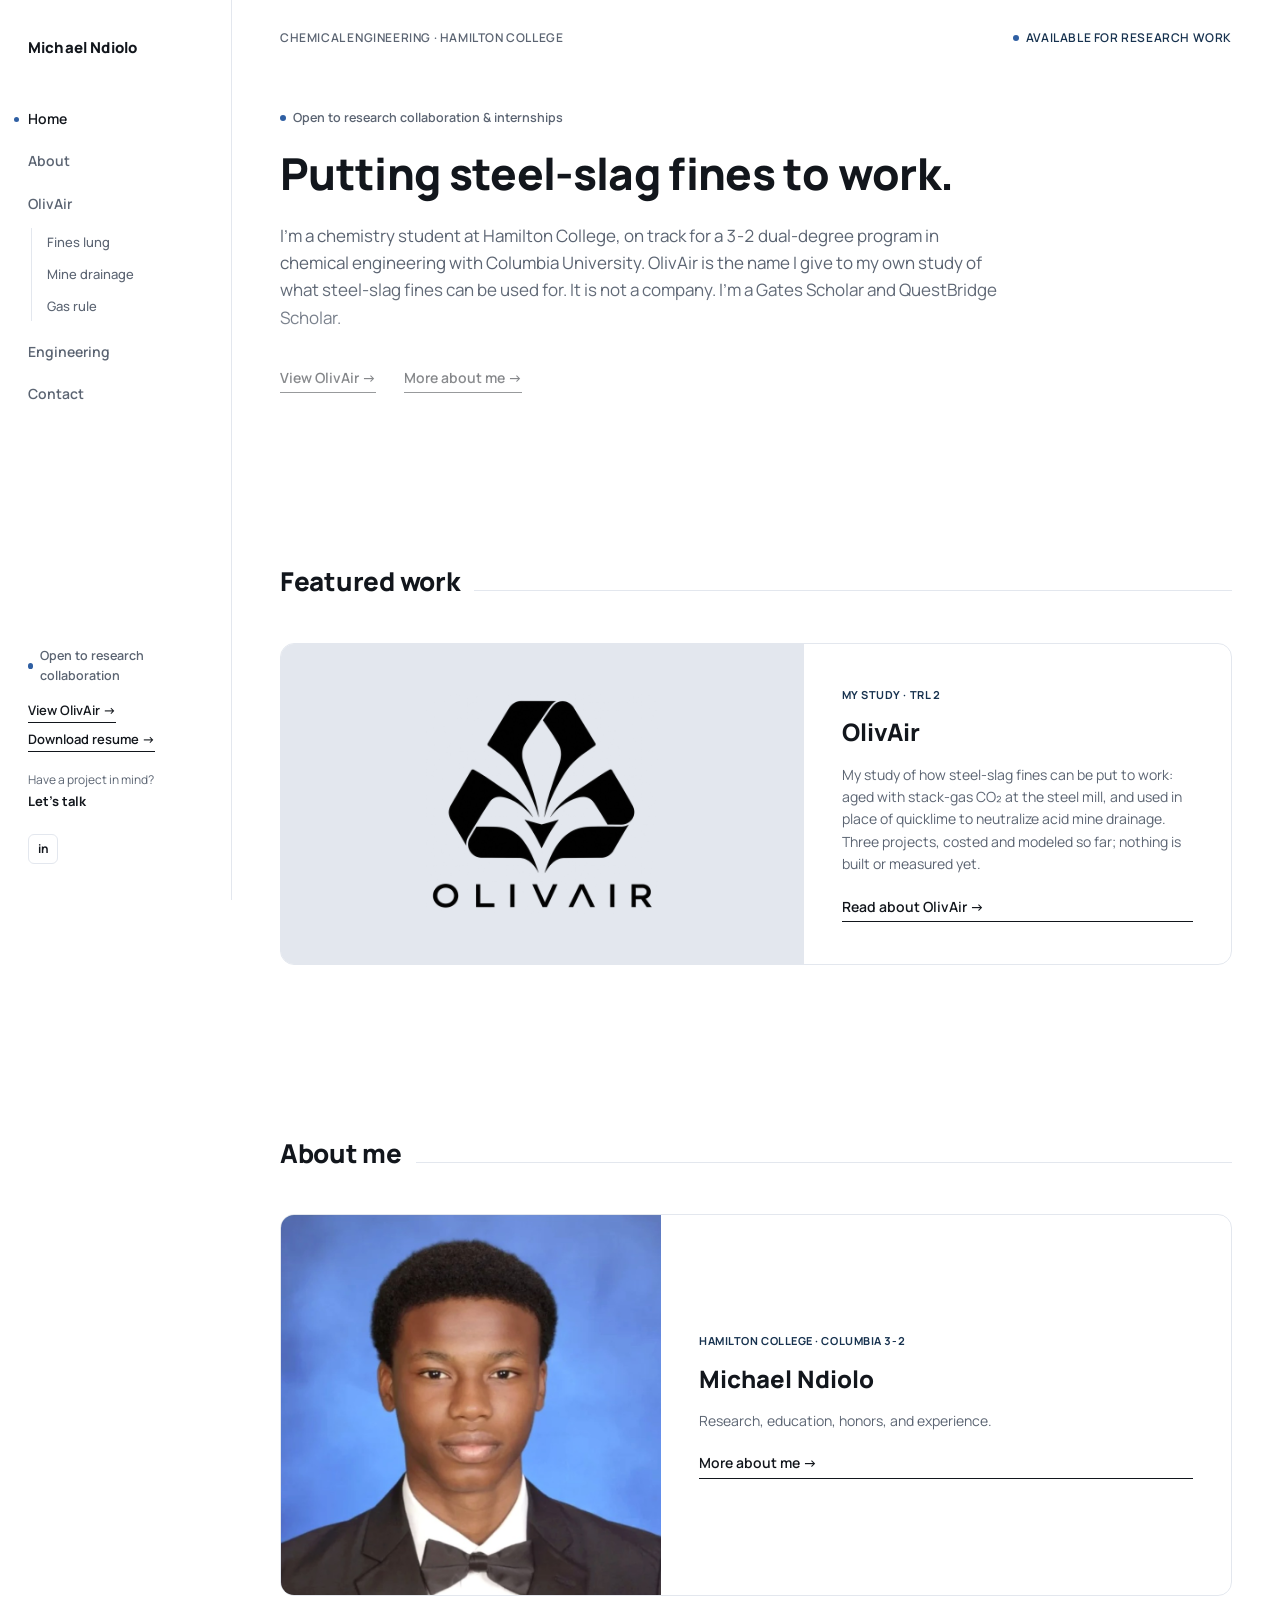
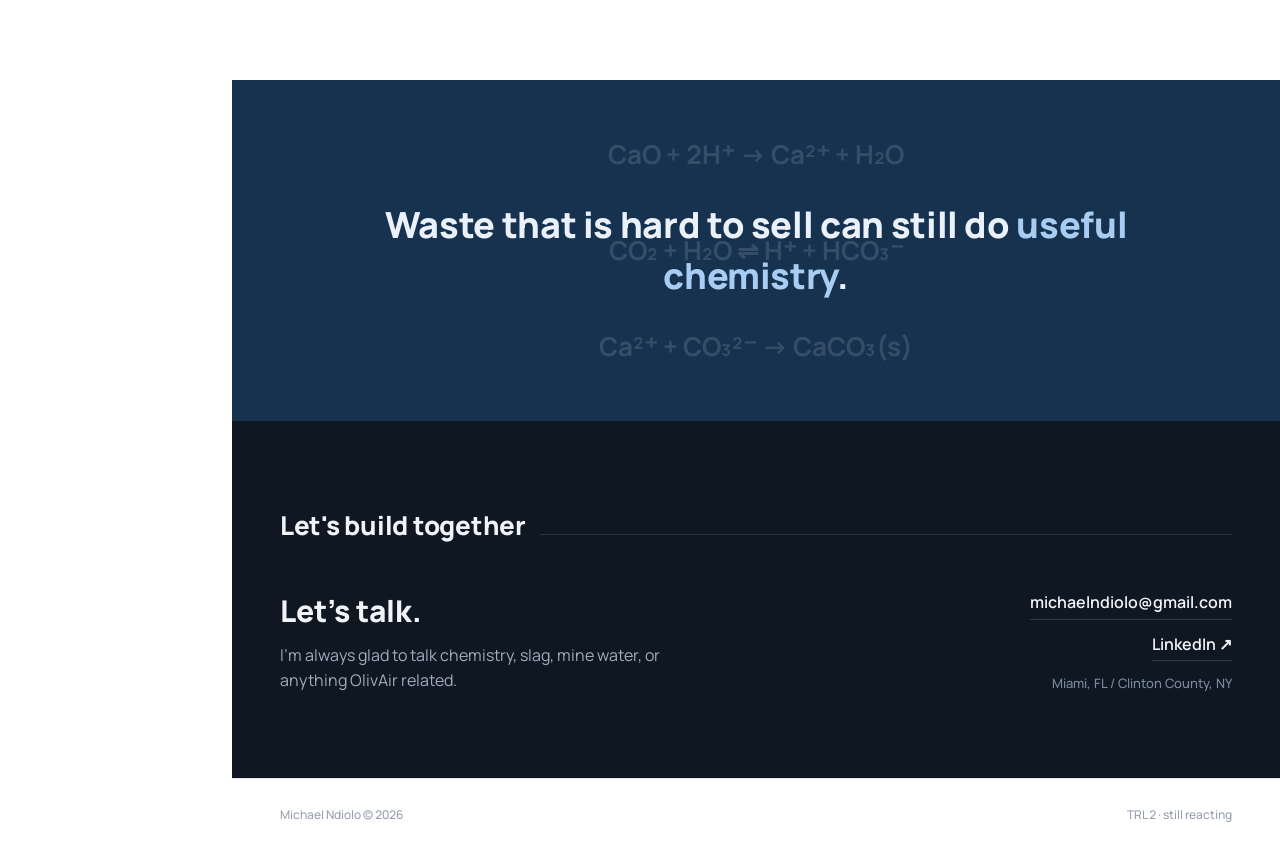
<file: index.html>
<!DOCTYPE html>
<html lang="en">
<head>
<meta charset="UTF-8">
<meta name="viewport" content="width=device-width, initial-scale=1.0">
<title>Michael Ndiolo</title>
<meta name="description" content="Michael Ndiolo — Chemical engineering student at Hamilton College, developing OlivAir, an independent steel-slag research project.">
<link rel="icon" type="image/png" sizes="32x32" href="assets/favicon-32.png">
<link rel="icon" type="image/png" sizes="16x16" href="assets/favicon-16.png">
<link rel="apple-touch-icon" href="assets/favicon-180.png">
<meta property="og:type" content="website">
<meta property="og:title" content="Michael Ndiolo">
<meta property="og:description" content="Michael Ndiolo — Chemical engineering student at Hamilton College, developing OlivAir, an independent steel-slag research project.">
<meta property="og:image" content="assets/olivair-logo.png">
<meta name="twitter:card" content="summary">
<meta name="twitter:title" content="Michael Ndiolo">
<meta name="twitter:description" content="Michael Ndiolo — Chemical engineering student at Hamilton College, developing OlivAir, an independent steel-slag research project.">
<meta name="twitter:image" content="assets/olivair-logo.png">
<link rel="preconnect" href="https://fonts.googleapis.com">
<link rel="preconnect" href="https://fonts.gstatic.com" crossorigin>
<link href="https://fonts.googleapis.com/css2?family=Manrope:wght@400;500;600;700;800&display=swap" rel="stylesheet">
<link rel="stylesheet" href="style.css?v=20261126e">
<script data-goatcounter="https://michaelndiolo.goatcounter.com/count" async src="//gc.zgo.at/count.js"></script>
</head>
<body class="">

<aside class="sidebar">
  <div class="name"><a href="index.html">Michael Ndiolo</a></div>
  <nav id="sidenav">
<a class="active" href="index.html">Home<i class="nav-dot" aria-hidden="true"></i></a>
<a class="" href="about.html">About</a>
<a class="" href="olivair.html">OlivAir</a>
<div class="subnav"><a class="" href="fines-lung.html">Fines lung</a><a class="" href="mine-drainage.html">Mine drainage</a><a class="" href="gas-rule.html">Gas rule</a></div>
<a class="" href="engineering.html">Engineering</a>
<a class="" href="contact.html">Contact</a>
  </nav>
  <div class="sidebar-bottom">
    <div class="status-pill"><span class="dot"></span>Open to research collaboration</div>
    <a class="sidebar-link" href="olivair.html">View OlivAir &rarr;</a>
    <a class="sidebar-link" href="assets/michael-ndiolo-resume.pdf" target="_blank" rel="noopener">Download resume &rarr;</a>
    <div class="sidebar-cta">Have a project in mind?<strong>Let's talk</strong></div>
    <a class="social" href="https://www.linkedin.com/in/michael-ndiolo-245876327" target="_blank" rel="noopener" aria-label="LinkedIn">in</a>
  </div>
</aside>
<!--rx--><script>
(function(){
  var doc=document,w=doc.querySelector('.subnav-wrap'),nav=doc.getElementById('sidenav');
  var reduce=window.matchMedia&&matchMedia('(prefers-reduced-motion: reduce)').matches;
  function get(k){try{return sessionStorage.getItem(k);}catch(e){return null;}}
  function set(k,v){try{sessionStorage.setItem(k,v);}catch(e){}}
  var dot=nav&&nav.querySelector('.nav-dot');
  function center(el){var r=el.getBoundingClientRect();return {x:r.left+r.width/2,y:r.top+r.height/2};}
  function saveDot(){ if(dot){var c=center(dot); set('rxDot',c.x.toFixed(1)+','+c.y.toFixed(1)); set('rxOpen',w&&w.classList.contains('open')?'1':'0');} }
  if(w&&nav&&!reduce){
    var target=w.classList.contains('open'),prev=get('rxOpen');
    if(prev!==null&&(prev==='1')!==target){
      w.style.transition='none'; w.classList.toggle('open',prev==='1'); void w.offsetHeight; w.style.transition='';
      requestAnimationFrame(function(){requestAnimationFrame(function(){w.classList.toggle('open',target);});});
    }
  }
  if(dot&&!reduce){
    var pd=get('rxDot');
    if(pd){
      var a=pd.split(','),c=center(dot),dx=parseFloat(a[0])-c.x,dy=parseFloat(a[1])-c.y;
      if(isFinite(dx)&&isFinite(dy)&&(Math.abs(dx)>.5||Math.abs(dy)>.5)){
        dot.style.transition='none'; dot.style.transform='translate('+dx+'px,'+dy+'px)'; void dot.offsetHeight; dot.style.transition='';
        requestAnimationFrame(function(){requestAnimationFrame(function(){dot.style.transform='';});});
      }
    }
  }
  window.addEventListener('pagehide',saveDot);
  doc.addEventListener('click',function(e){
    var a=e.target.closest&&e.target.closest('a[href]'); if(!a||e.defaultPrevented||e.button||e.metaKey||e.ctrlKey||e.shiftKey||e.altKey) return;
    if(a.target&&a.target!=='_self') return; if(a.hasAttribute('download')) return;
    var u; try{u=new URL(a.href,location.href);}catch(x){return;}
    if(u.origin!==location.origin||!/\.html?$|\/$/.test(u.pathname)) return;
    if(u.pathname===location.pathname&&u.search===location.search) return;
    saveDot(); if(reduce) return;
    var m=doc.querySelector('.main'); if(!m) return;
    e.preventDefault(); m.classList.add('page-out');
    setTimeout(function(){location.href=a.href;},190);
  });
  window.addEventListener('pageshow',function(e){ if(e.persisted){var m=doc.querySelector('.main'); if(m) m.classList.remove('page-out');} });
})();
</script><!--/rx-->
<div class="main">
  <div class="top-row">
    <details class="mnav"><summary>Menu</summary><div class="mnav-list"><a class="active" href="index.html">Home</a><a class="" href="about.html">About</a><a class="" href="olivair.html">OlivAir</a><a class=" sub" href="fines-lung.html">Fines lung</a><a class=" sub" href="mine-drainage.html">Mine drainage</a><a class=" sub" href="gas-rule.html">Gas rule</a><a class="" href="engineering.html">Engineering</a><a class="" href="contact.html">Contact</a></div></details>
    <span>Chemical Engineering &middot; Hamilton College</span>
    <span class="status"><span class="dot"></span>Available for research work</span>
  </div>

  
<header class="hero reveal">
  <div class="status-pill" style="margin-bottom:20px"><span class="dot"></span>Open to research collaboration &amp; internships</div>
  <h1>Putting steel-slag fines to work.</h1>
  <p class="lead">I'm a chemistry student at Hamilton College, on track for a 3-2 dual-degree program in chemical engineering with Columbia University. OlivAir is the name I give to my own study of what steel-slag fines can be used for. It is not a company. I'm a Gates Scholar and QuestBridge Scholar.</p>
  <div class="hero-cta">
    <a class="link-btn magnet" href="olivair.html">View OlivAir &rarr;</a>
    <a class="link-btn magnet" href="about.html">More about me &rarr;</a>
  </div>
</header>


  
<section id="featured">
  <div class="wrap">
    <div class="sec-head reveal"><span class="sec-title">Featured work</span><span class="sec-line"></span></div>
    <a href="olivair.html" style="display:block">
      <div class="featured-card reveal">
        <div class="featured-visual">
          <img src="assets/olivair-logo.png" alt="OlivAir logo">
        </div>
        <div class="featured-body">
          <div class="k">My study &middot; TRL 2</div>
          <h3>OlivAir</h3>
          <p>My study of how steel-slag fines can be put to work: aged with stack-gas CO&#8322; at the steel mill, and used in place of quicklime to neutralize acid mine drainage. Three projects, costed and modeled so far; nothing is built or measured yet.</p>
          <span class="link-btn">Read about OlivAir &rarr;</span>
        </div>
      </div>
    </a>
  </div>
</section>

<section id="about-card">
  <div class="wrap">
    <div class="sec-head reveal"><span class="sec-title">About me</span><span class="sec-line"></span></div>
    <a href="about.html" style="display:block">
      <div class="featured-card person reveal">
        <div class="featured-visual" style="padding:0">
          <img src="assets/headshot.jpg" alt="Michael Ndiolo">
        </div>
        <div class="featured-body">
          <div class="k">Hamilton College &middot; Columbia 3-2</div>
          <h3>Michael Ndiolo</h3>
          <p>Research, education, honors, and experience.</p>
          <span class="link-btn">More about me &rarr;</span>
        </div>
      </div>
    </a>
  </div>
</section>

<div class="statement reveal">
  <div class="eq-bg">
    <span>CaO&nbsp;+&nbsp;2H&#8314;&nbsp;&rarr;&nbsp;Ca&sup2;&#8314;&nbsp;+&nbsp;H&#8322;O</span>
    <span>CO&#8322;&nbsp;+&nbsp;H&#8322;O&nbsp;&#8652;&nbsp;H&#8314;&nbsp;+&nbsp;HCO&#8323;&#8315;</span>
    <span>Ca&sup2;&#8314;&nbsp;+&nbsp;CO&#8323;&sup2;&#8315;&nbsp;&rarr;&nbsp;CaCO&#8323;(s)</span>
  </div>
  <p>Waste that is hard to sell can still do <span class="hi">useful chemistry</span>.</p>
</div>


  <section id="contact">
    <div class="wrap" style="max-width:100%">
      <div class="sec-head reveal"><span class="sec-title">Let's build together</span><span class="sec-line"></span></div>
      <div class="contact-inner reveal">
        <div>
          <h2>Let's talk.</h2>
          <p style="color:#9fadbd;max-width:380px;margin-top:8px">I'm always glad to talk chemistry, slag, mine water, or anything OlivAir related.</p>
        </div>
        <div class="contact-links">
          <a href="mailto:michaelndiolo@gmail.com">michaelndiolo@gmail.com</a>
          <a href="https://www.linkedin.com/in/michael-ndiolo-245876327" target="_blank" rel="noopener">LinkedIn &#8599;</a>
          <span style="font-size:13px;color:#7c8b9c;font-weight:500">Miami, FL / Clinton County, NY</span>
        </div>
      </div>
    </div>
  </section>

  <footer>
    <span>Michael Ndiolo &copy; 2026</span>
    <span>TRL 2 &middot; still reacting</span>
  </footer>
</div>

<script src="script.js"></script>

</body>
</html>
</file>
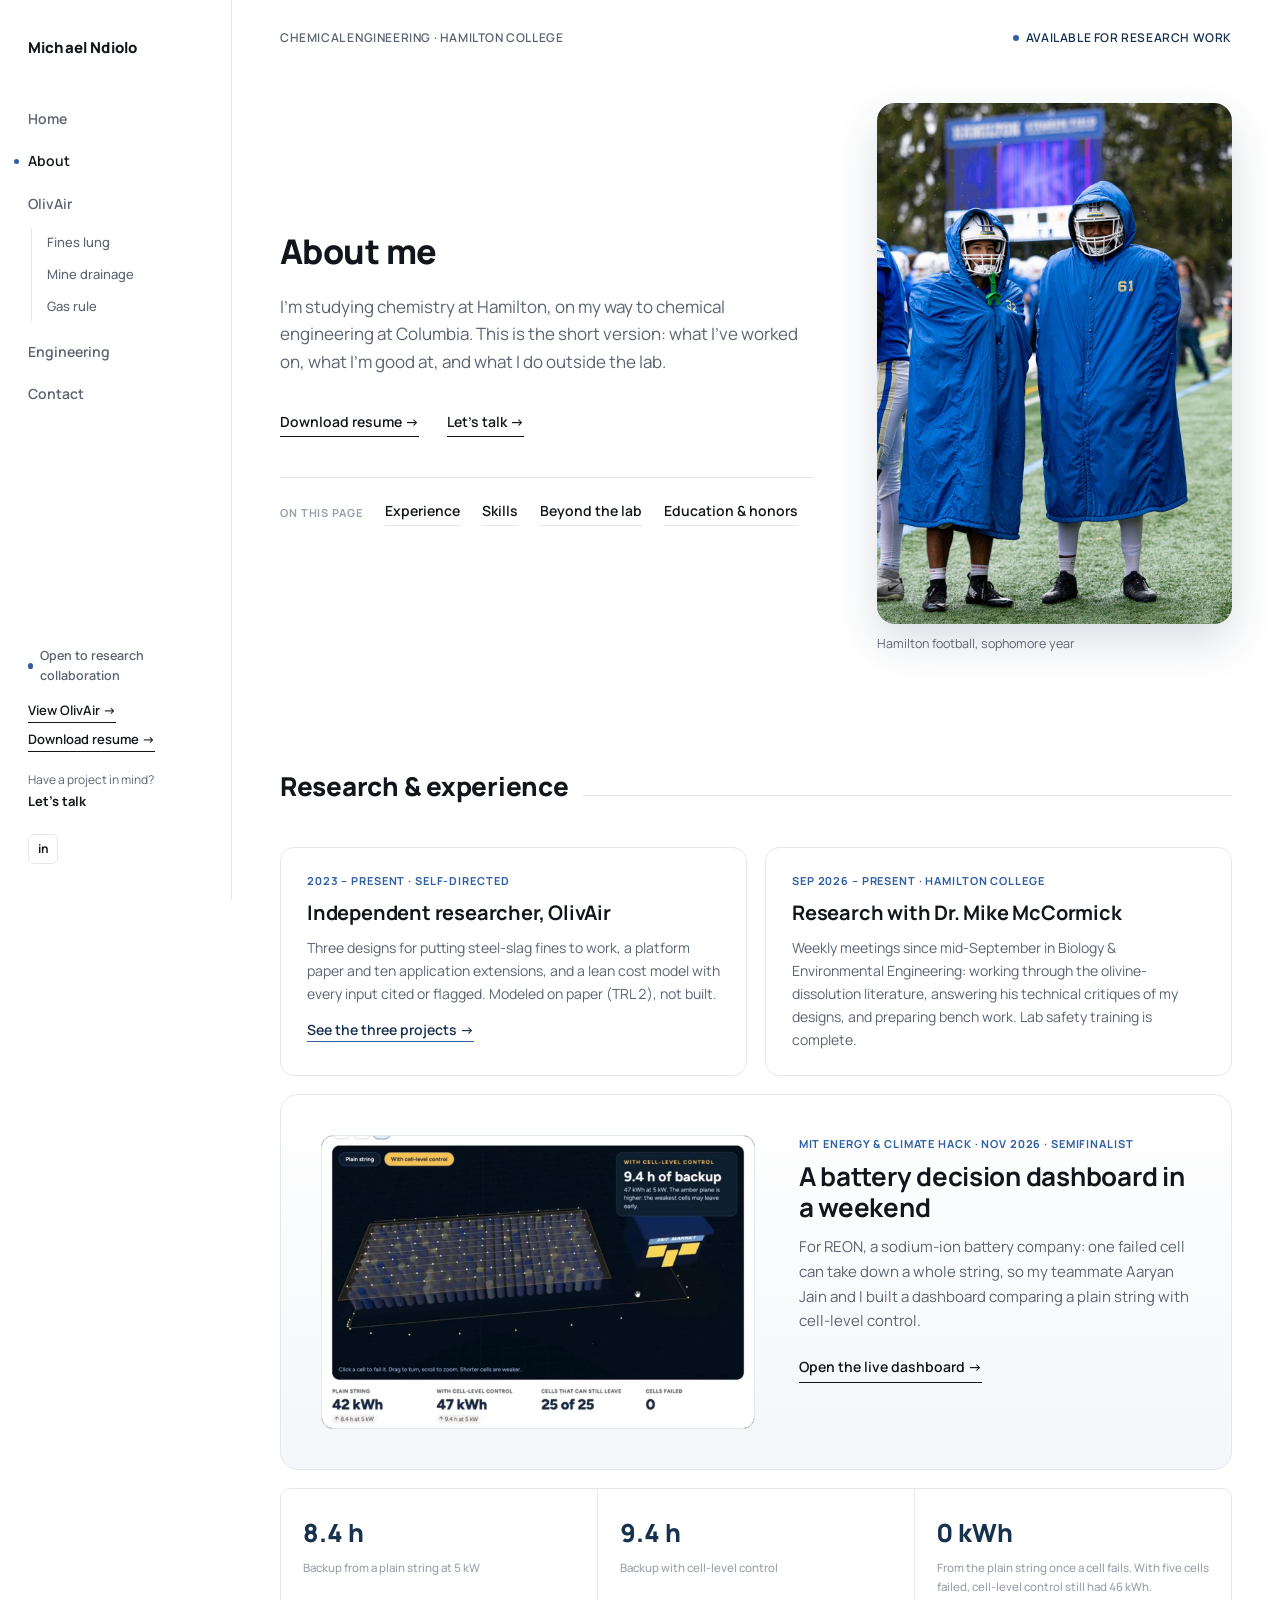
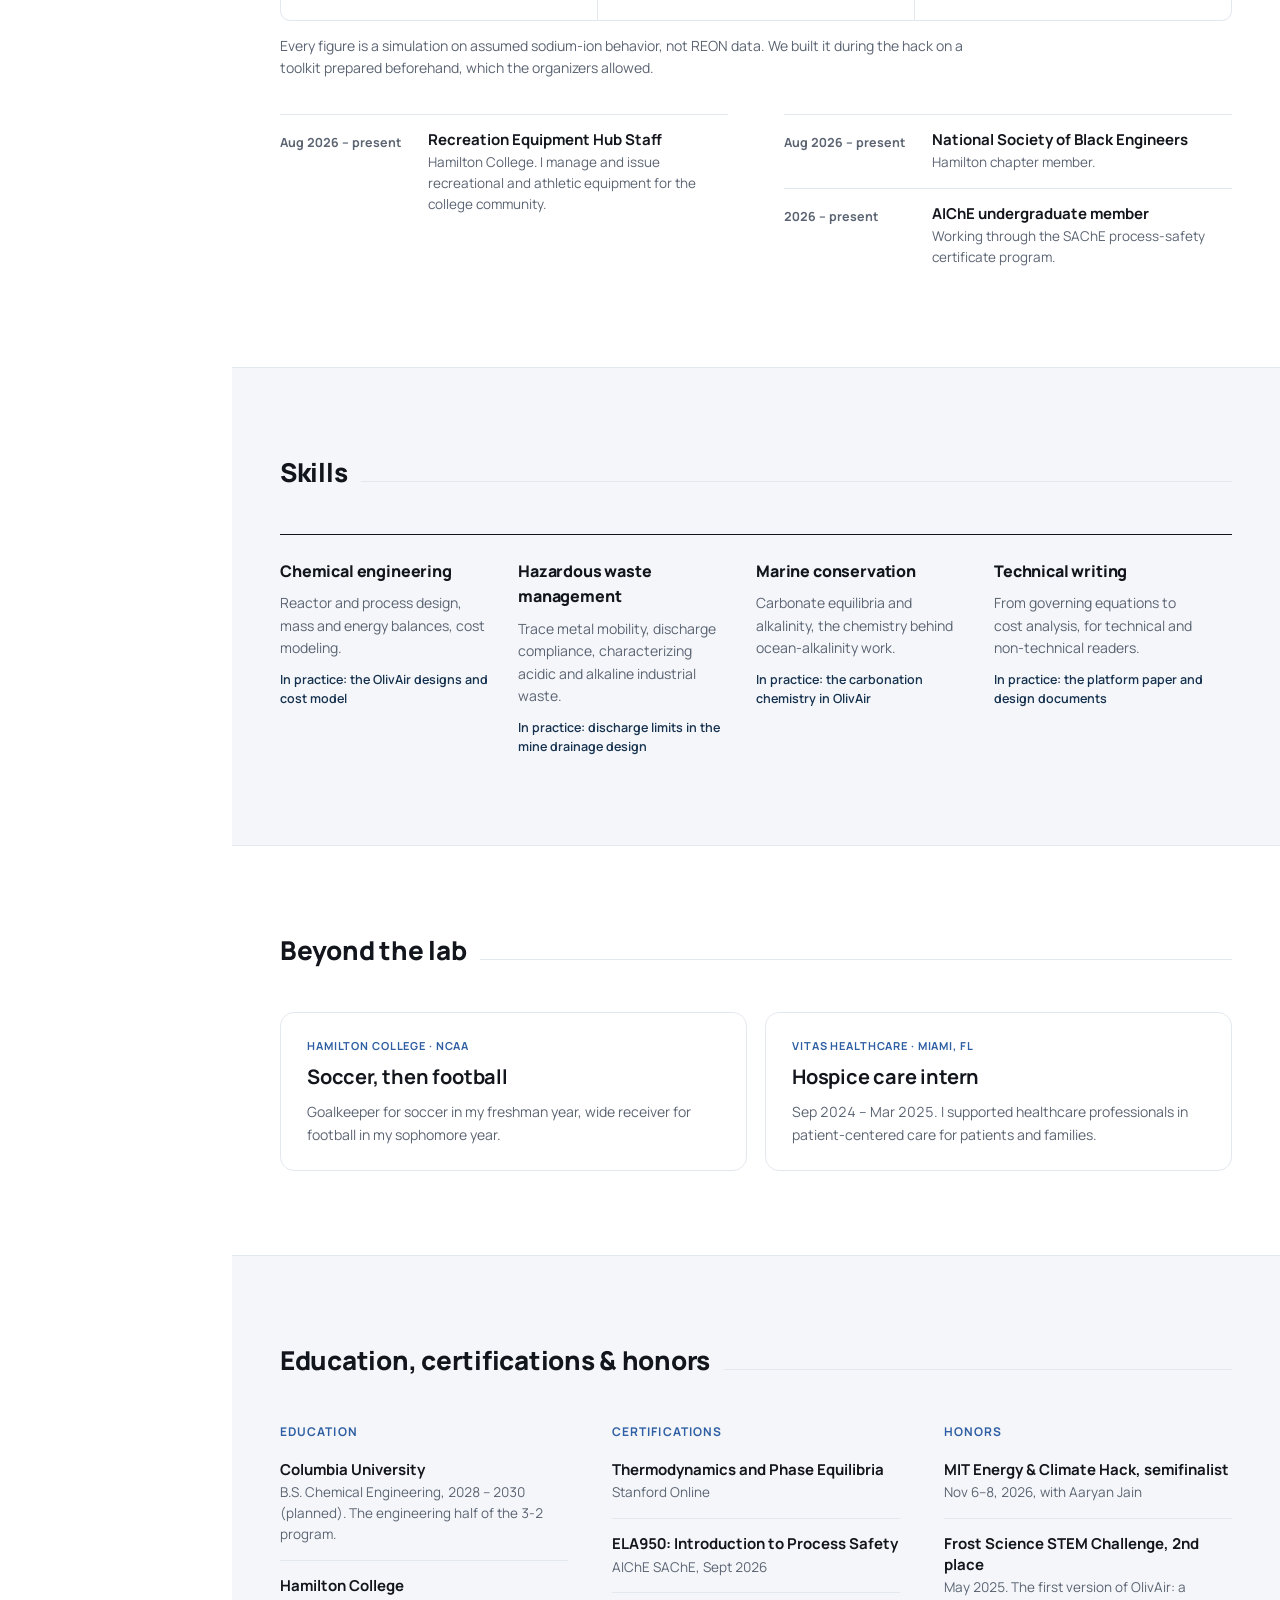
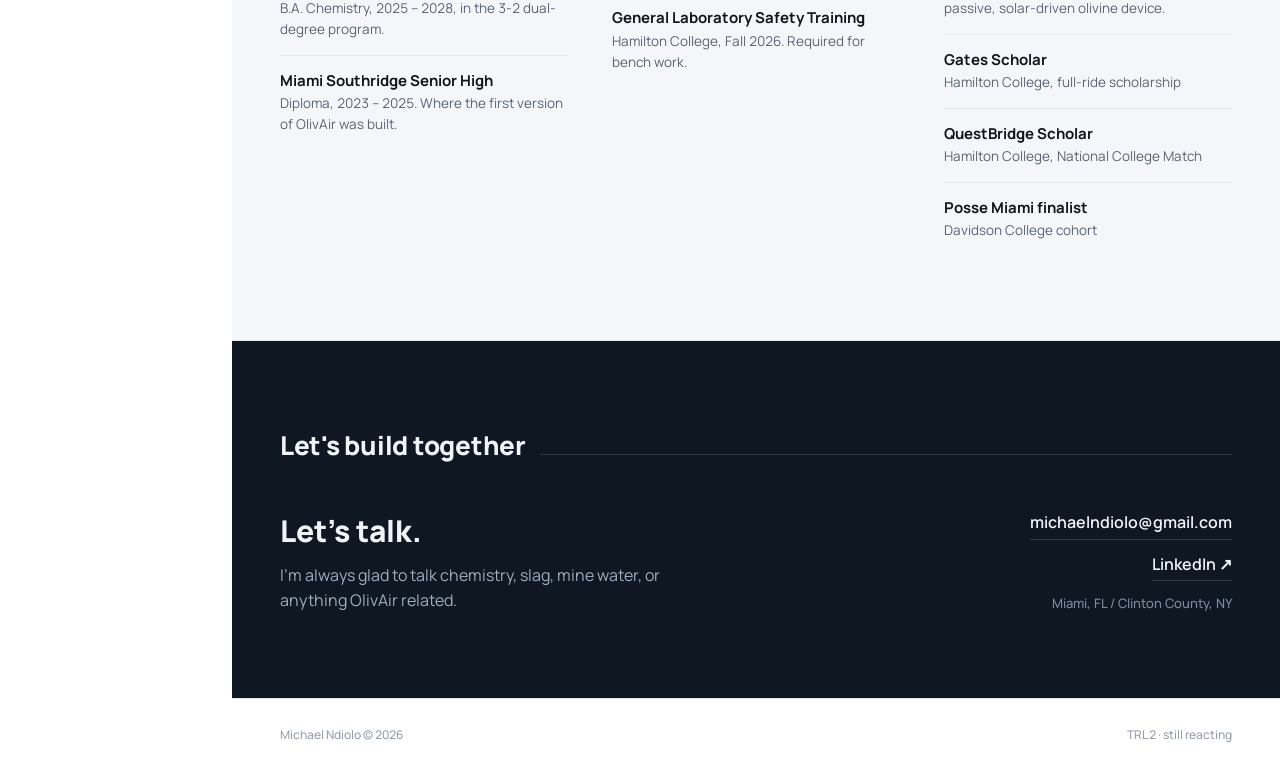
<file: about.html>
<!DOCTYPE html>
<html lang="en">
<head>
<meta charset="UTF-8">
<meta name="viewport" content="width=device-width, initial-scale=1.0">
<title>About — Michael Ndiolo</title>
<meta name="description" content="About Michael Ndiolo — education, certifications, honors, and experience.">
<link rel="icon" type="image/png" sizes="32x32" href="assets/favicon-32.png">
<link rel="icon" type="image/png" sizes="16x16" href="assets/favicon-16.png">
<link rel="apple-touch-icon" href="assets/favicon-180.png">
<meta property="og:type" content="website">
<meta property="og:title" content="About — Michael Ndiolo">
<meta property="og:description" content="About Michael Ndiolo — education, certifications, honors, and experience.">
<meta property="og:image" content="assets/olivair-logo.png">
<meta name="twitter:card" content="summary">
<meta name="twitter:title" content="About — Michael Ndiolo">
<meta name="twitter:description" content="About Michael Ndiolo — education, certifications, honors, and experience.">
<meta name="twitter:image" content="assets/olivair-logo.png">
<link rel="preconnect" href="https://fonts.googleapis.com">
<link rel="preconnect" href="https://fonts.gstatic.com" crossorigin>
<link href="https://fonts.googleapis.com/css2?family=Manrope:wght@400;500;600;700;800&display=swap" rel="stylesheet">
<link rel="stylesheet" href="style.css?v=20261126e">
<script data-goatcounter="https://michaelndiolo.goatcounter.com/count" async src="//gc.zgo.at/count.js"></script>
</head>
<body class="">

<aside class="sidebar">
  <div class="name"><a href="index.html">Michael Ndiolo</a></div>
  <nav id="sidenav">
<a class="" href="index.html">Home</a>
<a class="active" href="about.html">About<i class="nav-dot" aria-hidden="true"></i></a>
<a class="" href="olivair.html">OlivAir</a>
<div class="subnav"><a class="" href="fines-lung.html">Fines lung</a><a class="" href="mine-drainage.html">Mine drainage</a><a class="" href="gas-rule.html">Gas rule</a></div>
<a class="" href="engineering.html">Engineering</a>
<a class="" href="contact.html">Contact</a>
  </nav>
  <div class="sidebar-bottom">
    <div class="status-pill"><span class="dot"></span>Open to research collaboration</div>
    <a class="sidebar-link" href="olivair.html">View OlivAir &rarr;</a>
    <a class="sidebar-link" href="assets/michael-ndiolo-resume.pdf" target="_blank" rel="noopener">Download resume &rarr;</a>
    <div class="sidebar-cta">Have a project in mind?<strong>Let's talk</strong></div>
    <a class="social" href="https://www.linkedin.com/in/michael-ndiolo-245876327" target="_blank" rel="noopener" aria-label="LinkedIn">in</a>
  </div>
</aside>
<!--rx--><script>
(function(){
  var doc=document,w=doc.querySelector('.subnav-wrap'),nav=doc.getElementById('sidenav');
  var reduce=window.matchMedia&&matchMedia('(prefers-reduced-motion: reduce)').matches;
  function get(k){try{return sessionStorage.getItem(k);}catch(e){return null;}}
  function set(k,v){try{sessionStorage.setItem(k,v);}catch(e){}}
  var dot=nav&&nav.querySelector('.nav-dot');
  function center(el){var r=el.getBoundingClientRect();return {x:r.left+r.width/2,y:r.top+r.height/2};}
  function saveDot(){ if(dot){var c=center(dot); set('rxDot',c.x.toFixed(1)+','+c.y.toFixed(1)); set('rxOpen',w&&w.classList.contains('open')?'1':'0');} }
  if(w&&nav&&!reduce){
    var target=w.classList.contains('open'),prev=get('rxOpen');
    if(prev!==null&&(prev==='1')!==target){
      w.style.transition='none'; w.classList.toggle('open',prev==='1'); void w.offsetHeight; w.style.transition='';
      requestAnimationFrame(function(){requestAnimationFrame(function(){w.classList.toggle('open',target);});});
    }
  }
  if(dot&&!reduce){
    var pd=get('rxDot');
    if(pd){
      var a=pd.split(','),c=center(dot),dx=parseFloat(a[0])-c.x,dy=parseFloat(a[1])-c.y;
      if(isFinite(dx)&&isFinite(dy)&&(Math.abs(dx)>.5||Math.abs(dy)>.5)){
        dot.style.transition='none'; dot.style.transform='translate('+dx+'px,'+dy+'px)'; void dot.offsetHeight; dot.style.transition='';
        requestAnimationFrame(function(){requestAnimationFrame(function(){dot.style.transform='';});});
      }
    }
  }
  window.addEventListener('pagehide',saveDot);
  doc.addEventListener('click',function(e){
    var a=e.target.closest&&e.target.closest('a[href]'); if(!a||e.defaultPrevented||e.button||e.metaKey||e.ctrlKey||e.shiftKey||e.altKey) return;
    if(a.target&&a.target!=='_self') return; if(a.hasAttribute('download')) return;
    var u; try{u=new URL(a.href,location.href);}catch(x){return;}
    if(u.origin!==location.origin||!/\.html?$|\/$/.test(u.pathname)) return;
    if(u.pathname===location.pathname&&u.search===location.search) return;
    saveDot(); if(reduce) return;
    var m=doc.querySelector('.main'); if(!m) return;
    e.preventDefault(); m.classList.add('page-out');
    setTimeout(function(){location.href=a.href;},190);
  });
  window.addEventListener('pageshow',function(e){ if(e.persisted){var m=doc.querySelector('.main'); if(m) m.classList.remove('page-out');} });
})();
</script><!--/rx-->
<div class="main">
  <div class="top-row">
    <details class="mnav"><summary>Menu</summary><div class="mnav-list"><a class="" href="index.html">Home</a><a class="active" href="about.html">About</a><a class="" href="olivair.html">OlivAir</a><a class=" sub" href="fines-lung.html">Fines lung</a><a class=" sub" href="mine-drainage.html">Mine drainage</a><a class=" sub" href="gas-rule.html">Gas rule</a><a class="" href="engineering.html">Engineering</a><a class="" href="contact.html">Contact</a></div></details>
    <span>Chemical Engineering &middot; Hamilton College</span>
    <span class="status"><span class="dot"></span>Available for research work</span>
  </div>

  
<header class="hero small ab-hero reveal">
  <div class="ab-t">
    <h1>About me</h1>
    <p class="lead">I&rsquo;m studying chemistry at Hamilton, on my way to chemical engineering at Columbia. This is the short version: what I&rsquo;ve worked on, what I&rsquo;m good at, and what I do outside the lab.</p>
    <div class="hero-cta">
      <a class="link-btn magnet" href="assets/michael-ndiolo-resume.pdf" target="_blank" rel="noopener">Download resume &rarr;</a>
      <a class="link-btn magnet" href="#contact">Let&rsquo;s talk &rarr;</a>
    </div>
    <nav class="ab-jump" aria-label="On this page">
      <span>On this page</span>
      <a href="#experience">Experience</a>
      <a href="#skills-about">Skills</a>
      <a href="#beyond">Beyond the lab</a>
      <a href="#education">Education &amp; honors</a>
    </nav>
  </div>
  <figure class="ab-photo">
    <img src="assets/football-sideline.jpg" alt="Two Hamilton football players on the sideline in blue hooded sideline capes" width="1000" height="1465">
    <figcaption>Hamilton football, sophomore year</figcaption>
  </figure>
</header>

<section id="experience">
  <div class="wrap">
    <div class="sec-head reveal"><span class="sec-title">Research &amp; experience</span><span class="sec-line"></span></div>
    <div class="ab-feat reveal">
      <div class="panel">
        <h4>2023 &ndash; present &middot; Self-directed</h4>
        <div class="p-big">Independent researcher, OlivAir</div>
        <p>Three designs for putting steel-slag fines to work, a platform paper and ten application extensions, and a lean cost model with every input cited or flagged. Modeled on paper (TRL 2), not built.</p>
        <a class="ul ab-more-link" href="olivair.html">See the three projects &rarr;</a>
      </div>
      <div class="panel">
        <h4>Sep 2026 &ndash; present &middot; Hamilton College</h4>
        <div class="p-big">Research with Dr. Mike McCormick</div>
        <p>Weekly meetings since mid-September in Biology &amp; Environmental Engineering: working through the olivine-dissolution literature, answering his technical critiques of my designs, and preparing bench work. Lab safety training is complete.</p>
      </div>
    </div>
    <div class="newvessel reveal" id="hackathon" style="grid-template-columns:minmax(0,1.05fr) minmax(0,.95fr);margin-top:18px">
      <div class="nv-img" style="padding:0;overflow:hidden;background:#0b1522;align-self:center"><video src="assets/reon-dashboard-demo.mp4" poster="assets/reon-dashboard-poster.jpg" autoplay muted loop playsinline disablepictureinpicture preload="auto" style="display:block;width:100%;height:auto"></video></div>
      <div>
        <div class="nv-kicker">MIT Energy &amp; Climate Hack &middot; Nov 2026 &middot; Semifinalist</div>
        <h3>A battery decision dashboard in a weekend</h3>
        <p class="nv-lead">For REON, a sodium-ion battery company: one failed cell can take down a whole string, so my teammate Aaryan Jain and I built a dashboard comparing a plain string with cell-level control.</p>
        <a class="link-btn magnet" href="https://reon-core-ax9kgvvagqjtncpoz6rlgj.streamlit.app/" target="_blank" rel="noopener">Open the live dashboard &rarr;</a>
      </div>
    </div>
    <div class="stat-strip reveal" style="grid-template-columns:repeat(3,1fr);margin-top:18px">
      <div class="stat"><div class="stat-num">8.4 h</div><div class="stat-label">Backup from a plain string at 5 kW</div></div>
      <div class="stat"><div class="stat-num">9.4 h</div><div class="stat-label">Backup with cell-level control</div></div>
      <div class="stat"><div class="stat-num">0 kWh</div><div class="stat-label">From the plain string once a cell fails. With five cells failed, cell-level control still had 46 kWh.</div></div>
    </div>
    <p class="aims-note reveal">Every figure is a simulation on assumed sodium-ion behavior, not REON data. We built it during the hack on a toolkit prepared beforehand, which the organizers allowed.</p>
    <div class="ab-more reveal">
      <ul class="ab-list">
        <li><div class="ab-w">Aug 2026 &ndash; present</div><div><b>Recreation Equipment Hub Staff</b><span>Hamilton College. I manage and issue recreational and athletic equipment for the college community.</span></div></li>
      </ul>
      <ul class="ab-list">
        <li><div class="ab-w">Aug 2026 &ndash; present</div><div><b>National Society of Black Engineers</b><span>Hamilton chapter member.</span></div></li>
        <li><div class="ab-w">2026 &ndash; present</div><div><b>AIChE undergraduate member</b><span>Working through the SAChE process-safety certificate program.</span></div></li>
      </ul>
    </div>
  </div>
</section>

<section id="skills-about" class="alt-bg">
  <div class="wrap">
    <div class="sec-head reveal"><span class="sec-title">Skills</span><span class="sec-line"></span></div>
    <div class="ab-skills reveal">
      <div><h3>Chemical engineering</h3><p>Reactor and process design, mass and energy balances, cost modeling.</p><span>In practice: the OlivAir designs and cost model</span></div>
      <div><h3>Hazardous waste management</h3><p>Trace metal mobility, discharge compliance, characterizing acidic and alkaline industrial waste.</p><span>In practice: discharge limits in the mine drainage design</span></div>
      <div><h3>Marine conservation</h3><p>Carbonate equilibria and alkalinity, the chemistry behind ocean-alkalinity work.</p><span>In practice: the carbonation chemistry in OlivAir</span></div>
      <div><h3>Technical writing</h3><p>From governing equations to cost analysis, for technical and non-technical readers.</p><span>In practice: the platform paper and design documents</span></div>
    </div>
  </div>
</section>

<section id="beyond">
  <div class="wrap">
    <div class="sec-head reveal"><span class="sec-title">Beyond the lab</span><span class="sec-line"></span></div>
    <div class="duo reveal" style="margin-top:0">
      <div class="panel"><h4>Hamilton College &middot; NCAA</h4><div class="p-big">Soccer, then football</div><p>Goalkeeper for soccer in my freshman year, wide receiver for football in my sophomore year.</p></div>
      <div class="panel"><h4>VITAS Healthcare &middot; Miami, FL</h4><div class="p-big">Hospice care intern</div><p>Sep 2024 &ndash; Mar 2025. I supported healthcare professionals in patient-centered care for patients and families.</p></div>
    </div>
  </div>
</section>

<section id="education" class="alt-bg">
  <div class="wrap">
    <div class="sec-head reveal"><span class="sec-title">Education, certifications &amp; honors</span><span class="sec-line"></span></div>
    <div class="ab-trio reveal">
      <div>
        <h3>Education</h3>
        <ul class="ab-list">
          <li><div><b>Columbia University</b><span>B.S. Chemical Engineering, 2028 &ndash; 2030 (planned). The engineering half of the 3-2 program.</span></div></li>
          <li><div><b>Hamilton College</b><span>B.A. Chemistry, 2025 &ndash; 2028, in the 3-2 dual-degree program.</span></div></li>
          <li><div><b>Miami Southridge Senior High</b><span>Diploma, 2023 &ndash; 2025. Where the first version of OlivAir was built.</span></div></li>
        </ul>
      </div>
      <div>
        <h3>Certifications</h3>
        <ul class="ab-list">
          <li><div><b>Thermodynamics and Phase Equilibria</b><span>Stanford Online</span></div></li>
          <li><div><b>ELA950: Introduction to Process Safety</b><span>AIChE SAChE, Sept 2026</span></div></li>
          <li><div><b>General Laboratory Safety Training</b><span>Hamilton College, Fall 2026. Required for bench work.</span></div></li>
        </ul>
      </div>
      <div>
        <h3>Honors</h3>
        <ul class="ab-list">
          <li><div><b>MIT Energy &amp; Climate Hack, semifinalist</b><span>Nov 6&ndash;8, 2026, with Aaryan Jain</span></div></li>
          <li><div><b>Frost Science STEM Challenge, 2nd place</b><span>May 2025. The first version of OlivAir: a passive, solar-driven olivine device.</span></div></li>
          <li><div><b>Gates Scholar</b><span>Hamilton College, full-ride scholarship</span></div></li>
          <li><div><b>QuestBridge Scholar</b><span>Hamilton College, National College Match</span></div></li>
          <li><div><b>Posse Miami finalist</b><span>Davidson College cohort</span></div></li>
        </ul>
      </div>
    </div>
  </div>
</section>

  <section id="contact">
    <div class="wrap" style="max-width:100%">
      <div class="sec-head reveal"><span class="sec-title">Let's build together</span><span class="sec-line"></span></div>
      <div class="contact-inner reveal">
        <div>
          <h2>Let's talk.</h2>
          <p style="color:#9fadbd;max-width:380px;margin-top:8px">I'm always glad to talk chemistry, slag, mine water, or anything OlivAir related.</p>
        </div>
        <div class="contact-links">
          <a href="mailto:michaelndiolo@gmail.com">michaelndiolo@gmail.com</a>
          <a href="https://www.linkedin.com/in/michael-ndiolo-245876327" target="_blank" rel="noopener">LinkedIn &#8599;</a>
          <span style="font-size:13px;color:#7c8b9c;font-weight:500">Miami, FL / Clinton County, NY</span>
        </div>
      </div>
    </div>
  </section>

  <footer>
    <span>Michael Ndiolo &copy; 2026</span>
    <span>TRL 2 &middot; still reacting</span>
  </footer>
</div>

<script src="script.js"></script>

</body>
</html>
</file>
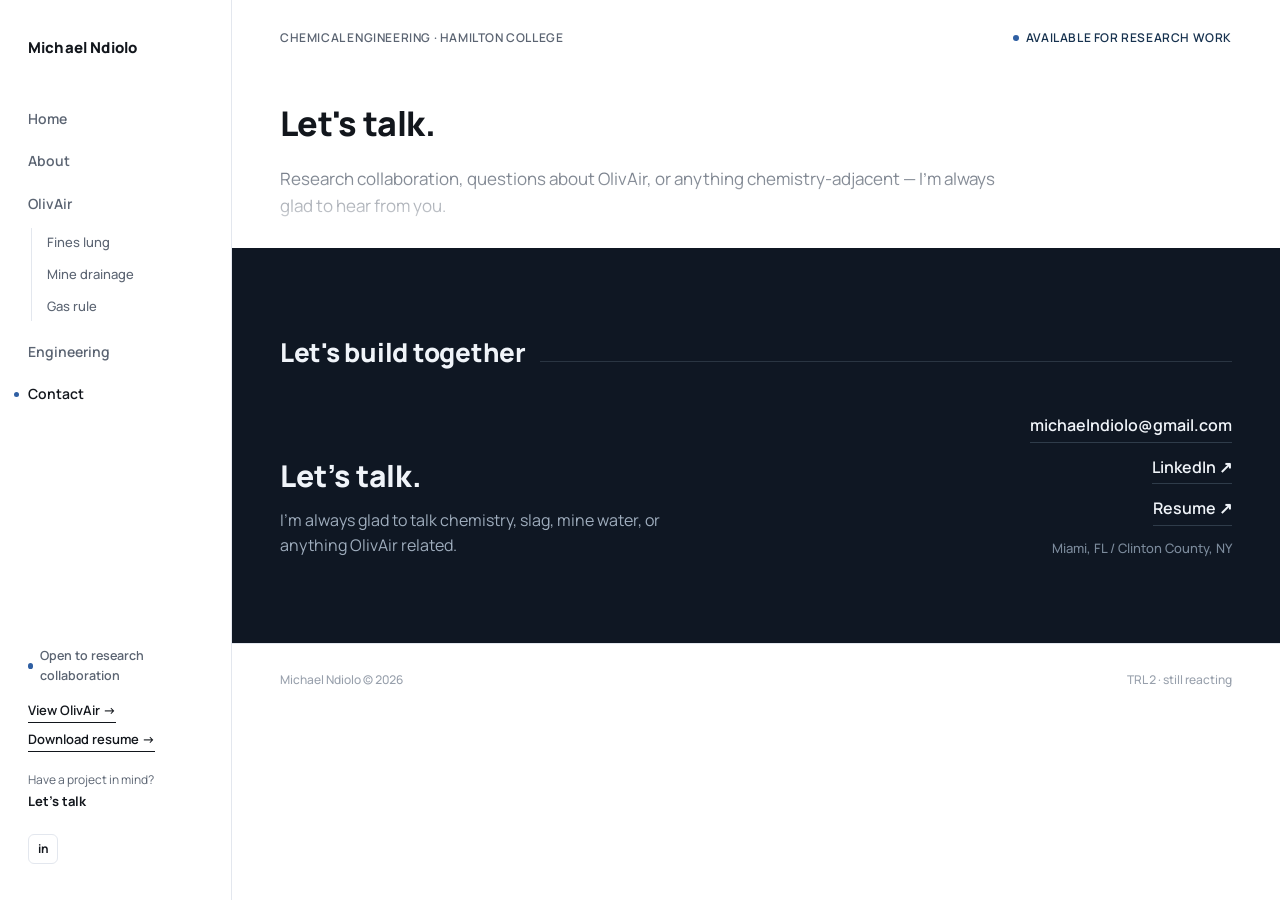
<file: contact.html>
<!DOCTYPE html>
<html lang="en">
<head>
<meta charset="UTF-8">
<meta name="viewport" content="width=device-width, initial-scale=1.0">
<title>Contact — Michael Ndiolo</title>
<meta name="description" content="Get in touch with Michael Ndiolo.">
<link rel="icon" type="image/png" sizes="32x32" href="assets/favicon-32.png">
<link rel="icon" type="image/png" sizes="16x16" href="assets/favicon-16.png">
<link rel="apple-touch-icon" href="assets/favicon-180.png">
<meta property="og:type" content="website">
<meta property="og:title" content="Contact — Michael Ndiolo">
<meta property="og:description" content="Get in touch with Michael Ndiolo.">
<meta property="og:image" content="assets/olivair-logo.png">
<meta name="twitter:card" content="summary">
<meta name="twitter:title" content="Contact — Michael Ndiolo">
<meta name="twitter:description" content="Get in touch with Michael Ndiolo.">
<meta name="twitter:image" content="assets/olivair-logo.png">
<link rel="preconnect" href="https://fonts.googleapis.com">
<link rel="preconnect" href="https://fonts.gstatic.com" crossorigin>
<link href="https://fonts.googleapis.com/css2?family=Manrope:wght@400;500;600;700;800&display=swap" rel="stylesheet">
<link rel="stylesheet" href="style.css?v=20261126e">
<script data-goatcounter="https://michaelndiolo.goatcounter.com/count" async src="//gc.zgo.at/count.js"></script>
</head>
<body class="">

<aside class="sidebar">
  <div class="name"><a href="index.html">Michael Ndiolo</a></div>
  <nav id="sidenav">
<a class="" href="index.html">Home</a>
<a class="" href="about.html">About</a>
<a class="" href="olivair.html">OlivAir</a>
<div class="subnav"><a class="" href="fines-lung.html">Fines lung</a><a class="" href="mine-drainage.html">Mine drainage</a><a class="" href="gas-rule.html">Gas rule</a></div>
<a class="" href="engineering.html">Engineering</a>
<a class="active" href="contact.html">Contact<i class="nav-dot" aria-hidden="true"></i></a>
  </nav>
  <div class="sidebar-bottom">
    <div class="status-pill"><span class="dot"></span>Open to research collaboration</div>
    <a class="sidebar-link" href="olivair.html">View OlivAir &rarr;</a>
    <a class="sidebar-link" href="assets/michael-ndiolo-resume.pdf" target="_blank" rel="noopener">Download resume &rarr;</a>
    <div class="sidebar-cta">Have a project in mind?<strong>Let's talk</strong></div>
    <a class="social" href="https://www.linkedin.com/in/michael-ndiolo-245876327" target="_blank" rel="noopener" aria-label="LinkedIn">in</a>
  </div>
</aside>
<!--rx--><script>
(function(){
  var doc=document,w=doc.querySelector('.subnav-wrap'),nav=doc.getElementById('sidenav');
  var reduce=window.matchMedia&&matchMedia('(prefers-reduced-motion: reduce)').matches;
  function get(k){try{return sessionStorage.getItem(k);}catch(e){return null;}}
  function set(k,v){try{sessionStorage.setItem(k,v);}catch(e){}}
  var dot=nav&&nav.querySelector('.nav-dot');
  function center(el){var r=el.getBoundingClientRect();return {x:r.left+r.width/2,y:r.top+r.height/2};}
  function saveDot(){ if(dot){var c=center(dot); set('rxDot',c.x.toFixed(1)+','+c.y.toFixed(1)); set('rxOpen',w&&w.classList.contains('open')?'1':'0');} }
  if(w&&nav&&!reduce){
    var target=w.classList.contains('open'),prev=get('rxOpen');
    if(prev!==null&&(prev==='1')!==target){
      w.style.transition='none'; w.classList.toggle('open',prev==='1'); void w.offsetHeight; w.style.transition='';
      requestAnimationFrame(function(){requestAnimationFrame(function(){w.classList.toggle('open',target);});});
    }
  }
  if(dot&&!reduce){
    var pd=get('rxDot');
    if(pd){
      var a=pd.split(','),c=center(dot),dx=parseFloat(a[0])-c.x,dy=parseFloat(a[1])-c.y;
      if(isFinite(dx)&&isFinite(dy)&&(Math.abs(dx)>.5||Math.abs(dy)>.5)){
        dot.style.transition='none'; dot.style.transform='translate('+dx+'px,'+dy+'px)'; void dot.offsetHeight; dot.style.transition='';
        requestAnimationFrame(function(){requestAnimationFrame(function(){dot.style.transform='';});});
      }
    }
  }
  window.addEventListener('pagehide',saveDot);
  doc.addEventListener('click',function(e){
    var a=e.target.closest&&e.target.closest('a[href]'); if(!a||e.defaultPrevented||e.button||e.metaKey||e.ctrlKey||e.shiftKey||e.altKey) return;
    if(a.target&&a.target!=='_self') return; if(a.hasAttribute('download')) return;
    var u; try{u=new URL(a.href,location.href);}catch(x){return;}
    if(u.origin!==location.origin||!/\.html?$|\/$/.test(u.pathname)) return;
    if(u.pathname===location.pathname&&u.search===location.search) return;
    saveDot(); if(reduce) return;
    var m=doc.querySelector('.main'); if(!m) return;
    e.preventDefault(); m.classList.add('page-out');
    setTimeout(function(){location.href=a.href;},190);
  });
  window.addEventListener('pageshow',function(e){ if(e.persisted){var m=doc.querySelector('.main'); if(m) m.classList.remove('page-out');} });
})();
</script><!--/rx-->
<div class="main">
  <div class="top-row">
    <details class="mnav"><summary>Menu</summary><div class="mnav-list"><a class="" href="index.html">Home</a><a class="" href="about.html">About</a><a class="" href="olivair.html">OlivAir</a><a class=" sub" href="fines-lung.html">Fines lung</a><a class=" sub" href="mine-drainage.html">Mine drainage</a><a class=" sub" href="gas-rule.html">Gas rule</a><a class="" href="engineering.html">Engineering</a><a class="active" href="contact.html">Contact</a></div></details>
    <span>Chemical Engineering &middot; Hamilton College</span>
    <span class="status"><span class="dot"></span>Available for research work</span>
  </div>

  
<header class="hero small reveal">
  <h1>Let's talk.</h1>
  <p class="lead">Research collaboration, questions about OlivAir, or anything chemistry-adjacent &mdash; I'm always glad to hear from you.</p>
</header>


  <section id="contact">
    <div class="wrap" style="max-width:100%">
      <div class="sec-head reveal"><span class="sec-title">Let's build together</span><span class="sec-line"></span></div>
      <div class="contact-inner reveal">
        <div>
          <h2>Let's talk.</h2>
          <p style="color:#9fadbd;max-width:380px;margin-top:8px">I'm always glad to talk chemistry, slag, mine water, or anything OlivAir related.</p>
        </div>
        <div class="contact-links">
          <a href="mailto:michaelndiolo@gmail.com">michaelndiolo@gmail.com</a>
          <a href="https://www.linkedin.com/in/michael-ndiolo-245876327" target="_blank" rel="noopener">LinkedIn &#8599;</a>
          <a href="assets/michael-ndiolo-resume.pdf" target="_blank" rel="noopener">Resume &#8599;</a>
          <span style="font-size:13px;color:#7c8b9c;font-weight:500">Miami, FL / Clinton County, NY</span>
        </div>
      </div>
    </div>
  </section>

  <footer>
    <span>Michael Ndiolo &copy; 2026</span>
    <span>TRL 2 &middot; still reacting</span>
  </footer>
</div>

<script src="script.js"></script>

</body>
</html>
</file>
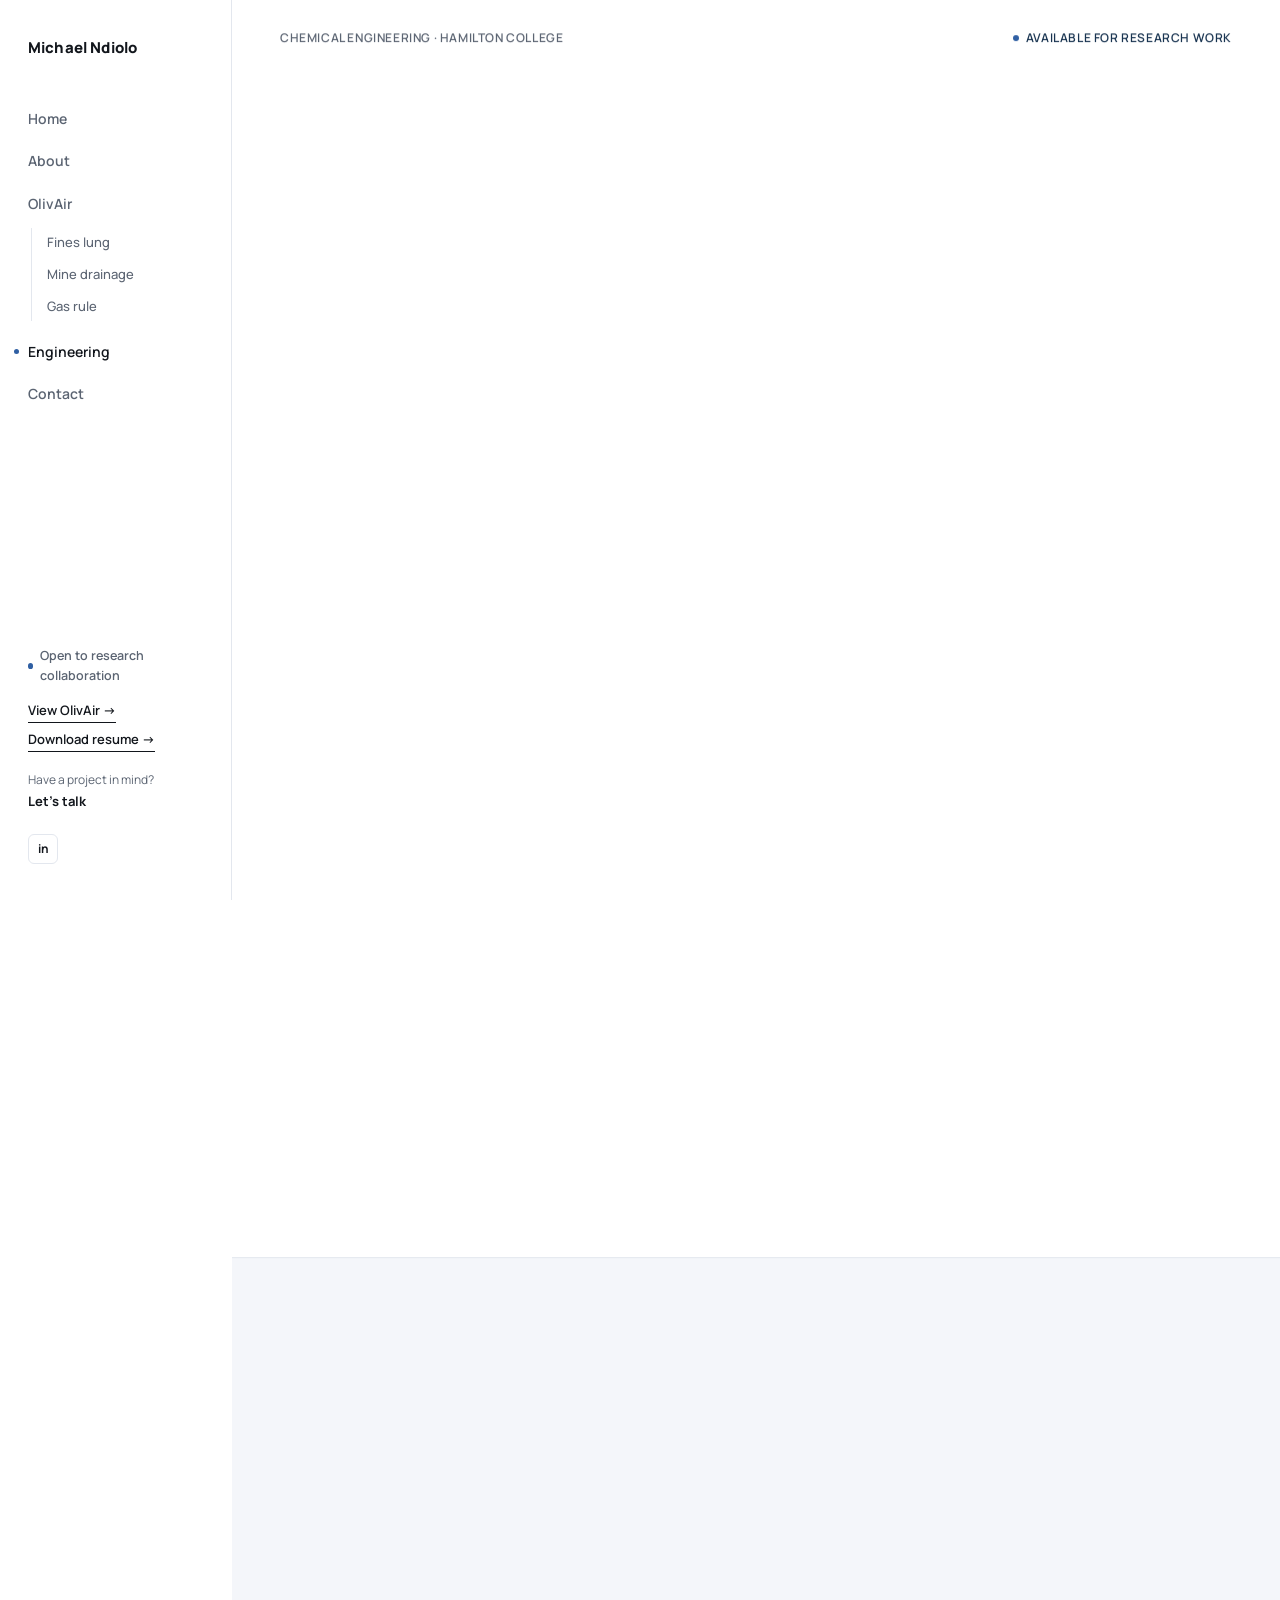
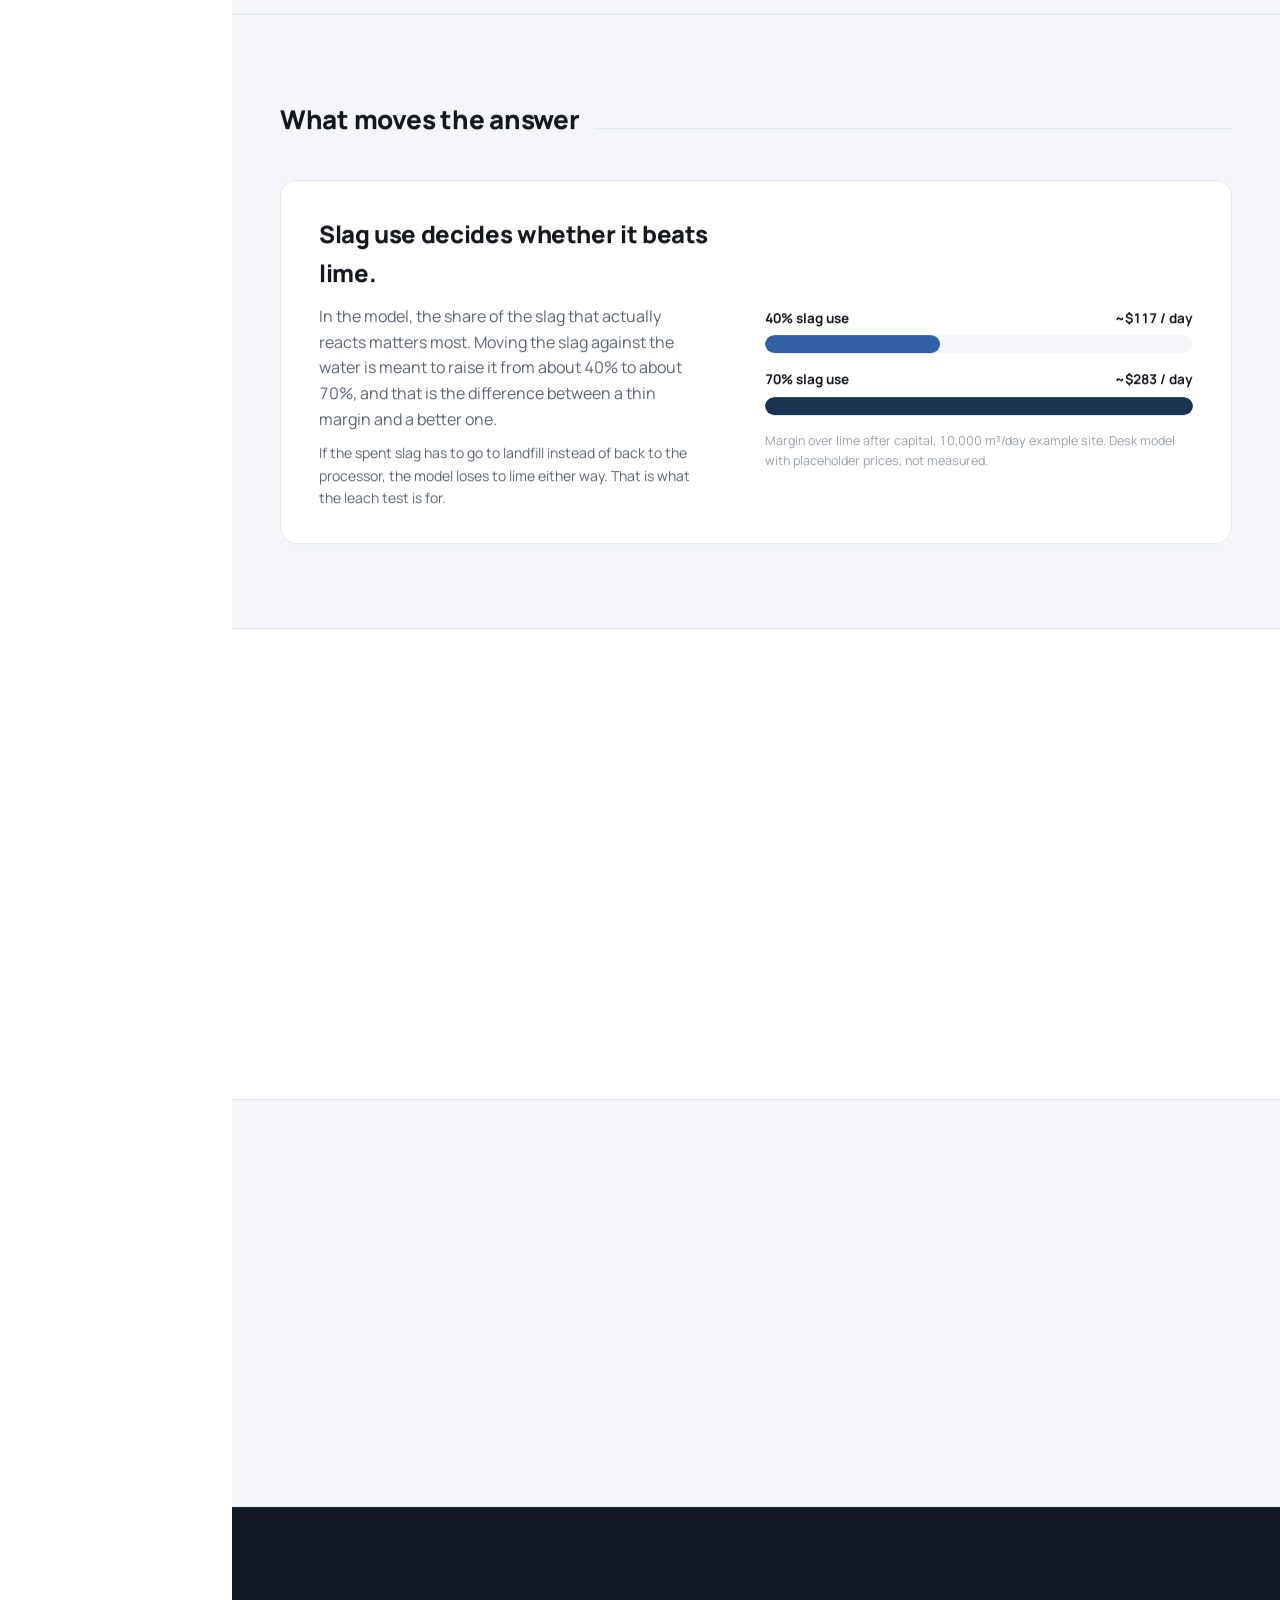
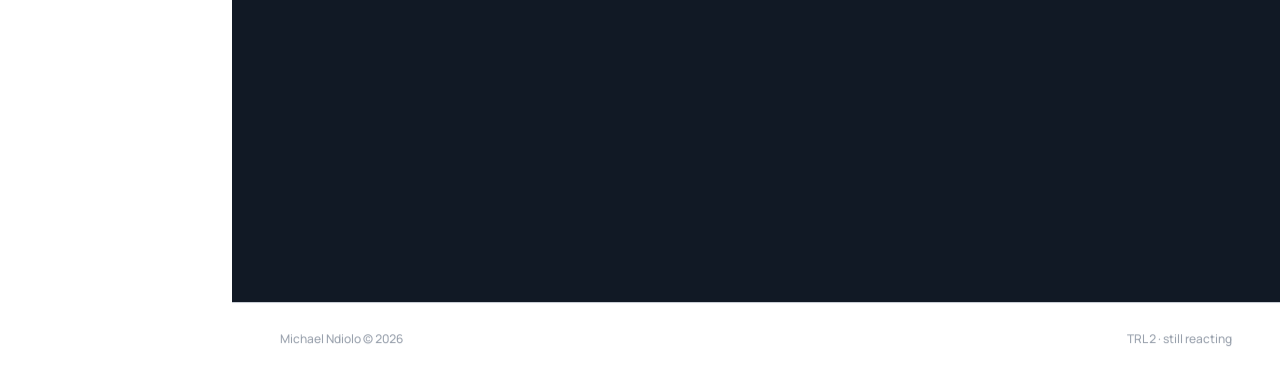
<file: dashboard.html>
<!DOCTYPE html>
<html lang="en">
<head>
<meta charset="UTF-8">
<meta name="viewport" content="width=device-width, initial-scale=1.0">
<title>Moved - Michael Ndiolo</title>
<meta name="robots" content="noindex">
<link rel="canonical" href="https://michaelndiolo.github.io/engineering.html">
<meta http-equiv="refresh" content="0; url=engineering.html">
<link rel="stylesheet" href="style.css?v=20261125e">
</head>
<body class="">
<div class="main" style="margin-left:0;padding:64px 48px">
  <p>This page has moved to <a href="engineering.html" style="border-bottom:1px solid var(--text)">Engineering</a>.</p>
</div>
</body>
</html>
</file>
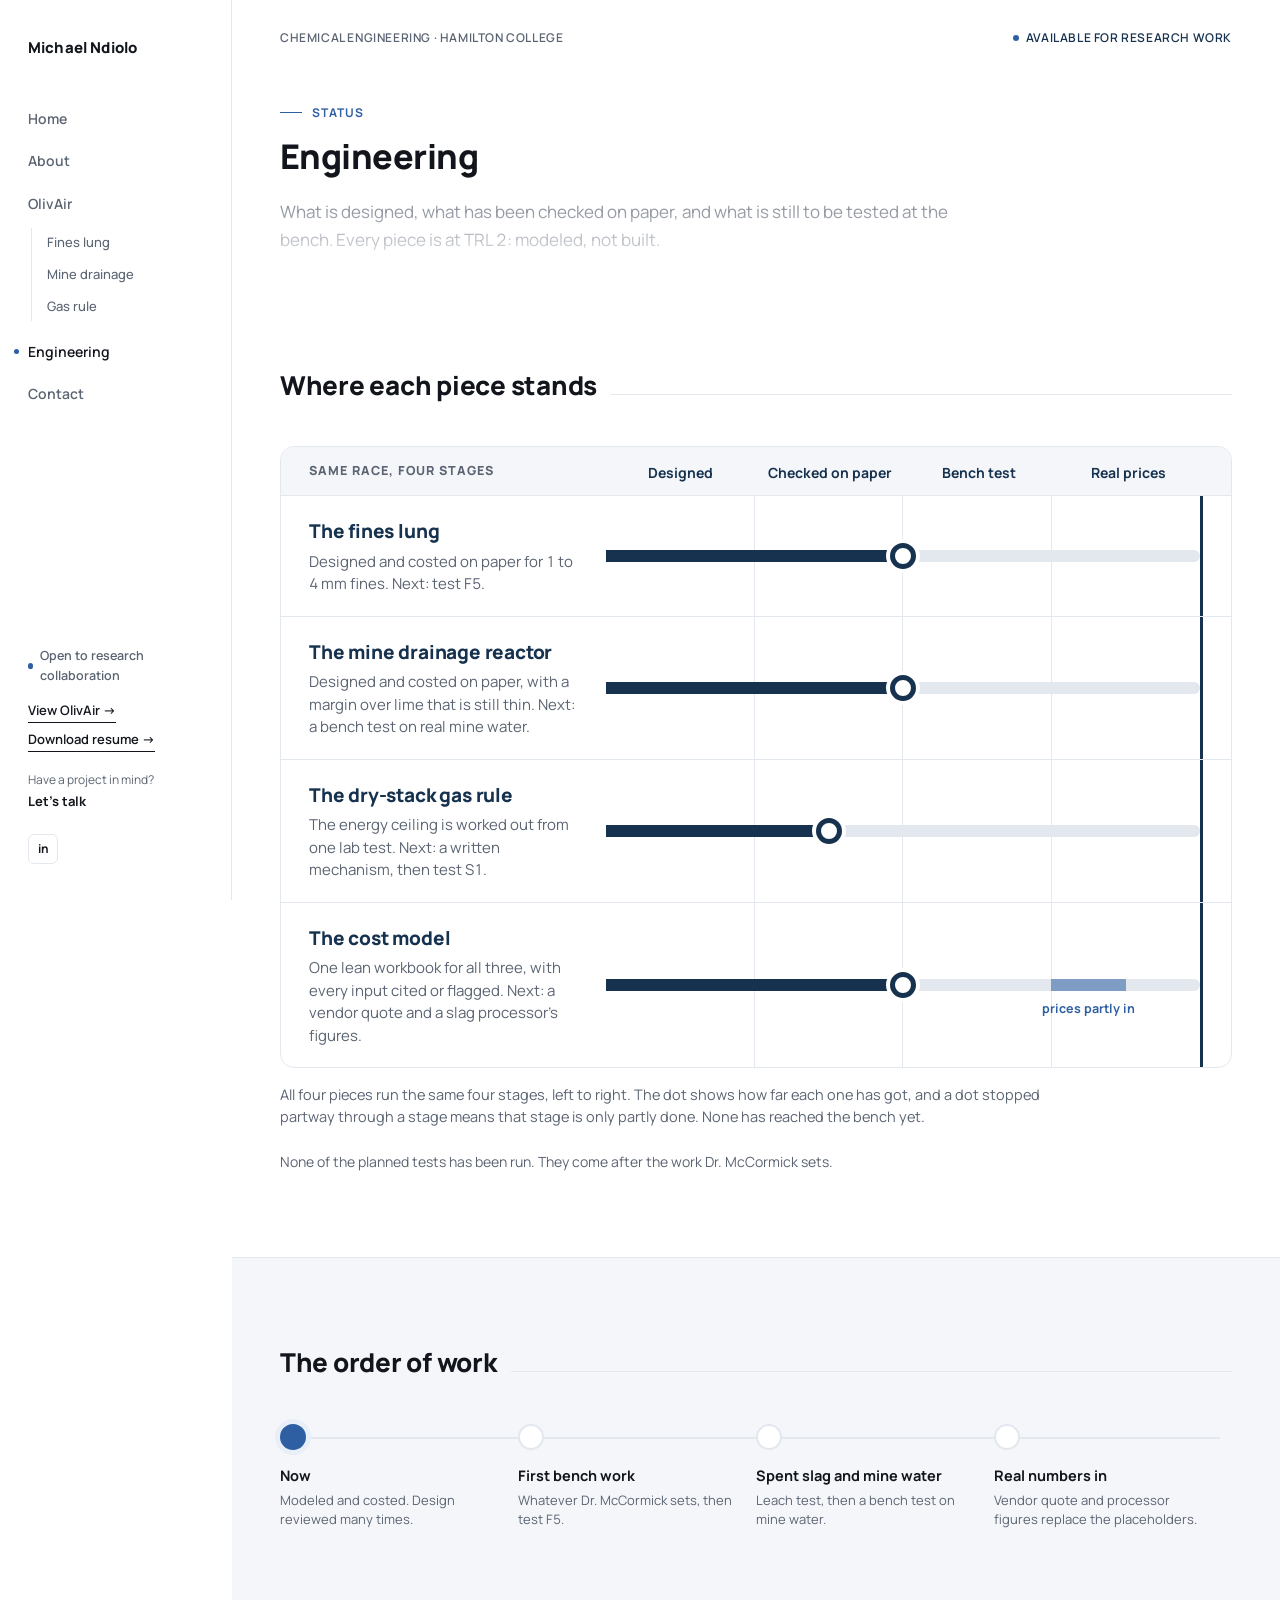
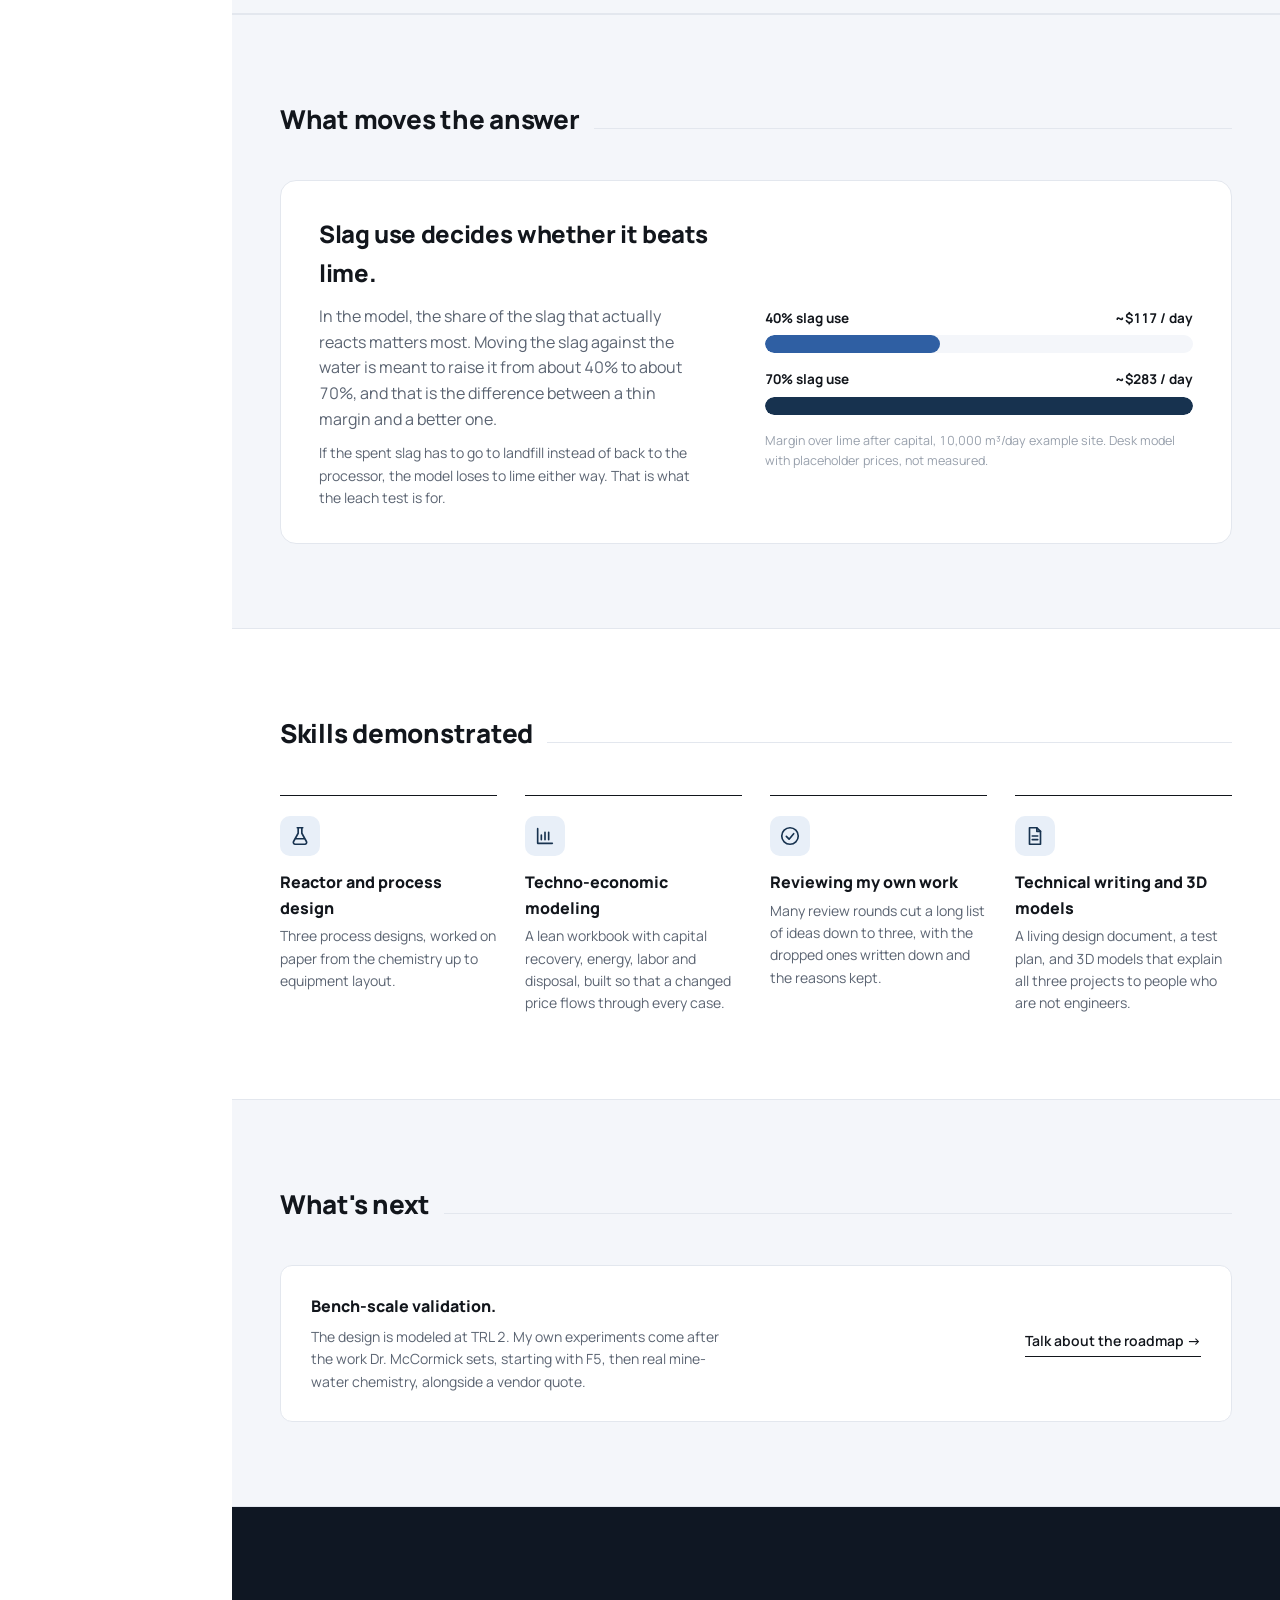
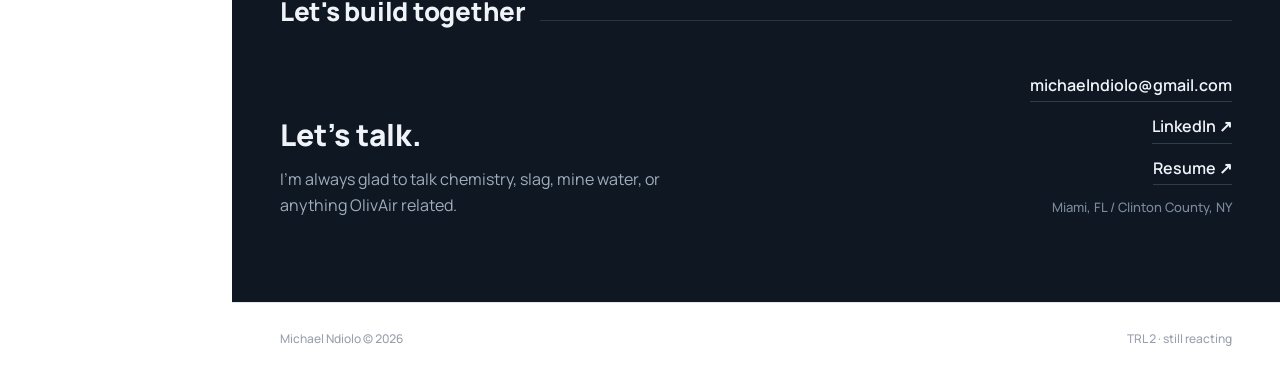
<file: engineering.html>
<!DOCTYPE html>
<html lang="en">
<head>
<meta charset="UTF-8">
<meta name="viewport" content="width=device-width, initial-scale=1.0">
<title>Engineering - Michael Ndiolo</title>
<meta name="description" content="What is designed, what is checked on paper, and what is still to be tested at the bench in the OlivAir study. Modeled at TRL 2.">
<link rel="icon" type="image/png" sizes="32x32" href="assets/favicon-32.png">
<link rel="icon" type="image/png" sizes="16x16" href="assets/favicon-16.png">
<link rel="apple-touch-icon" href="assets/favicon-180.png">
<meta property="og:type" content="website">
<meta property="og:title" content="Engineering - Michael Ndiolo">
<meta property="og:description" content="What is designed, what is checked on paper, and what is still to be tested at the bench in the OlivAir study. Modeled at TRL 2.">
<meta property="og:image" content="assets/olivair-logo.png">
<meta name="twitter:card" content="summary">
<meta name="twitter:title" content="Engineering - Michael Ndiolo">
<meta name="twitter:description" content="What is designed, what is checked on paper, and what is still to be tested at the bench in the OlivAir study. Modeled at TRL 2.">
<meta name="twitter:image" content="assets/olivair-logo.png">
<link rel="preconnect" href="https://fonts.googleapis.com">
<link rel="preconnect" href="https://fonts.gstatic.com" crossorigin>
<link href="https://fonts.googleapis.com/css2?family=Manrope:wght@400;500;600;700;800&display=swap" rel="stylesheet">
<link rel="stylesheet" href="style.css?v=20261126e">
<script data-goatcounter="https://michaelndiolo.goatcounter.com/count" async src="//gc.zgo.at/count.js"></script>
</head>
<body class="">

<aside class="sidebar">
  <div class="name"><a href="index.html">Michael Ndiolo</a></div>
  <nav id="sidenav">
<a class="" href="index.html">Home</a>
<a class="" href="about.html">About</a>
<a class="" href="olivair.html">OlivAir</a>
<div class="subnav"><a class="" href="fines-lung.html">Fines lung</a><a class="" href="mine-drainage.html">Mine drainage</a><a class="" href="gas-rule.html">Gas rule</a></div>
<a class="active" href="engineering.html">Engineering<i class="nav-dot" aria-hidden="true"></i></a>
<a class="" href="contact.html">Contact</a>
  </nav>
  <div class="sidebar-bottom">
    <div class="status-pill"><span class="dot"></span>Open to research collaboration</div>
    <a class="sidebar-link" href="olivair.html">View OlivAir &rarr;</a>
    <a class="sidebar-link" href="assets/michael-ndiolo-resume.pdf" target="_blank" rel="noopener">Download resume &rarr;</a>
    <div class="sidebar-cta">Have a project in mind?<strong>Let's talk</strong></div>
    <a class="social" href="https://www.linkedin.com/in/michael-ndiolo-245876327" target="_blank" rel="noopener" aria-label="LinkedIn">in</a>
  </div>
</aside>
<!--rx--><script>
(function(){
  var doc=document,w=doc.querySelector('.subnav-wrap'),nav=doc.getElementById('sidenav');
  var reduce=window.matchMedia&&matchMedia('(prefers-reduced-motion: reduce)').matches;
  function get(k){try{return sessionStorage.getItem(k);}catch(e){return null;}}
  function set(k,v){try{sessionStorage.setItem(k,v);}catch(e){}}
  var dot=nav&&nav.querySelector('.nav-dot');
  function center(el){var r=el.getBoundingClientRect();return {x:r.left+r.width/2,y:r.top+r.height/2};}
  function saveDot(){ if(dot){var c=center(dot); set('rxDot',c.x.toFixed(1)+','+c.y.toFixed(1)); set('rxOpen',w&&w.classList.contains('open')?'1':'0');} }
  if(w&&nav&&!reduce){
    var target=w.classList.contains('open'),prev=get('rxOpen');
    if(prev!==null&&(prev==='1')!==target){
      w.style.transition='none'; w.classList.toggle('open',prev==='1'); void w.offsetHeight; w.style.transition='';
      requestAnimationFrame(function(){requestAnimationFrame(function(){w.classList.toggle('open',target);});});
    }
  }
  if(dot&&!reduce){
    var pd=get('rxDot');
    if(pd){
      var a=pd.split(','),c=center(dot),dx=parseFloat(a[0])-c.x,dy=parseFloat(a[1])-c.y;
      if(isFinite(dx)&&isFinite(dy)&&(Math.abs(dx)>.5||Math.abs(dy)>.5)){
        dot.style.transition='none'; dot.style.transform='translate('+dx+'px,'+dy+'px)'; void dot.offsetHeight; dot.style.transition='';
        requestAnimationFrame(function(){requestAnimationFrame(function(){dot.style.transform='';});});
      }
    }
  }
  window.addEventListener('pagehide',saveDot);
  doc.addEventListener('click',function(e){
    var a=e.target.closest&&e.target.closest('a[href]'); if(!a||e.defaultPrevented||e.button||e.metaKey||e.ctrlKey||e.shiftKey||e.altKey) return;
    if(a.target&&a.target!=='_self') return; if(a.hasAttribute('download')) return;
    var u; try{u=new URL(a.href,location.href);}catch(x){return;}
    if(u.origin!==location.origin||!/\.html?$|\/$/.test(u.pathname)) return;
    if(u.pathname===location.pathname&&u.search===location.search) return;
    saveDot(); if(reduce) return;
    var m=doc.querySelector('.main'); if(!m) return;
    e.preventDefault(); m.classList.add('page-out');
    setTimeout(function(){location.href=a.href;},190);
  });
  window.addEventListener('pageshow',function(e){ if(e.persisted){var m=doc.querySelector('.main'); if(m) m.classList.remove('page-out');} });
})();
</script><!--/rx-->
<div class="main">
  <div class="top-row">
    <details class="mnav"><summary>Menu</summary><div class="mnav-list"><a class="" href="index.html">Home</a><a class="" href="about.html">About</a><a class="" href="olivair.html">OlivAir</a><a class=" sub" href="fines-lung.html">Fines lung</a><a class=" sub" href="mine-drainage.html">Mine drainage</a><a class=" sub" href="gas-rule.html">Gas rule</a><a class="active" href="engineering.html">Engineering</a><a class="" href="contact.html">Contact</a></div></details>
    <span>Chemical Engineering &middot; Hamilton College</span>
    <span class="status"><span class="dot"></span>Available for research work</span>
  </div>


<header class="hero small reveal">
  <div class="eyebrow">Status</div>
  <h1>Engineering</h1>
  <p class="lead">What is designed, what has been checked on paper, and what is still to be tested at the bench. Every piece is at TRL 2: modeled, not built.</p>
</header>

<section id="board">
  <div class="wrap">
    <div class="sec-head reveal"><span class="sec-title">Where each piece stands</span><span class="sec-line"></span></div>
    <style>
.pb{border:1px solid var(--border);border-radius:14px;background:var(--bg);overflow:hidden}
.hb,.rb{display:grid;grid-template-columns:minmax(0,.72fr) minmax(0,1.6fr);column-gap:28px;padding:0 28px}
.hb{background:var(--bg-alt);border-bottom:1px solid var(--border);padding-top:14px;padding-bottom:14px;align-items:end}
.hb .lab{font-size:12.5px;font-weight:800;letter-spacing:.08em;text-transform:uppercase;color:var(--text-dim)}
.hb ol{list-style:none;margin:0;padding:0;display:grid;grid-template-columns:repeat(4,1fr);text-align:center;font-size:14px;font-weight:700;color:var(--accent-dark);line-height:1.25}
.hb li{padding:0 6px;border:0}
.rb{border-top:1px solid var(--border);position:relative;align-items:stretch}
.rb:first-of-type{border-top:0}
.pt{padding:20px 0}
.rb h4{font-size:19px;font-weight:800;letter-spacing:-.01em;color:var(--accent-dark);margin:0 0 4px}
.rb p{font-size:15px;line-height:1.5;color:var(--text-dim);margin:0}
.rcl{position:relative;min-height:64px;background-image:linear-gradient(var(--border),var(--border)),linear-gradient(var(--border),var(--border)),linear-gradient(var(--border),var(--border));background-size:1px 100%;background-repeat:no-repeat;background-position:25% 0,50% 0,75% 0;border-right:3px solid var(--accent-dark)}
.trk{position:absolute;left:0;right:0;top:50%;height:12px;margin-top:-6px;border-radius:0 6px 6px 0;background:var(--border)}
.trk>i{position:absolute;left:0;top:0;bottom:0;background:var(--accent-dark)}
.gh{position:absolute;top:0;bottom:0;background:var(--accent);opacity:.55}
.run{position:absolute;top:50%;width:26px;height:26px;margin:-13px 0 0 -13px;border-radius:50%;background:#fff;border:5px solid var(--accent-dark);box-sizing:border-box;box-shadow:0 0 0 4px #fff}
.gc{position:absolute;top:calc(50% + 14px);transform:translateX(-50%);font-style:normal;font-size:12.5px;font-weight:700;color:var(--accent);white-space:nowrap}
.vh{position:absolute;width:1px;height:1px;overflow:hidden;clip:rect(0 0 0 0);white-space:nowrap}
.pk{margin-top:16px;font-size:14.5px;line-height:1.55;color:var(--text-dim);max-width:760px}
@media(max-width:860px){.hb,.rb{grid-template-columns:1fr;padding:0 18px}.hb{padding-top:12px;padding-bottom:12px}.hb .lab{display:none}.hb ol{font-size:12.5px}.hb li{padding:0 2px}.pt{padding:18px 0 4px}.rcl{min-height:60px;margin-bottom:6px}}
</style><div class="pb reveal" role="list" aria-label="Where each piece stands"><div class="hb"><span class="lab">Same race, four stages</span><ol><li>Designed</li><li>Checked on paper</li><li>Bench test</li><li>Real prices</li></ol></div><article class="rb"><div class="pt"><h4>The fines lung</h4><p>Designed and costed on paper for 1 to 4 mm fines. Next: test F5.</p></div><div class="rcl" aria-hidden="true"><div class="trk"><i style="width:50.0%"></i></div><span class="run" style="left:50.0%"></span></div><span class="vh">Designed, checked on paper, bench test, real prices: done done not yet not yet</span></article><article class="rb"><div class="pt"><h4>The mine drainage reactor</h4><p>Designed and costed on paper, with a margin over lime that is still thin. Next: a bench test on real mine water.</p></div><div class="rcl" aria-hidden="true"><div class="trk"><i style="width:50.0%"></i></div><span class="run" style="left:50.0%"></span></div><span class="vh">Designed, checked on paper, bench test, real prices: done done not yet not yet</span></article><article class="rb"><div class="pt"><h4>The dry-stack gas rule</h4><p>The energy ceiling is worked out from one lab test. Next: a written mechanism, then test S1.</p></div><div class="rcl" aria-hidden="true"><div class="trk"><i style="width:37.5%"></i></div><span class="run" style="left:37.5%"></span></div><span class="vh">Designed, checked on paper, bench test, real prices: done partly not yet not yet</span></article><article class="rb"><div class="pt"><h4>The cost model</h4><p>One lean workbook for all three, with every input cited or flagged. Next: a vendor quote and a slag processor's figures.</p></div><div class="rcl" aria-hidden="true"><div class="trk"><i style="width:50.0%"></i><span class="gh" style="left:75%;width:12.5%"></span><em class="gc" style="left:81.25%">prices partly in</em></div><span class="run" style="left:50.0%"></span></div><span class="vh">Designed, checked on paper, bench test, real prices: done done not yet partly</span></article></div><p class="pk reveal">All four pieces run the same four stages, left to right. The dot shows how far each one has got, and a dot stopped partway through a stage means that stage is only partly done. None has reached the bench yet.</p>
    <p class="reveal dim small" style="margin-top:22px">None of the planned tests has been run. They come after the work Dr. McCormick sets.</p>
  </div>
</section>

<section id="road" class="alt-bg">
  <div class="wrap">
    <div class="sec-head reveal"><span class="sec-title">The order of work</span><span class="sec-line"></span></div>
    <div class="lane reveal">
      <div class="lstep now"><i></i><b>Now</b><span>Modeled and costed. Design reviewed many times.</span></div>
      <div class="lstep"><i></i><b>First bench work</b><span>Whatever Dr. McCormick sets, then test F5.</span></div>
      <div class="lstep"><i></i><b>Spent slag and mine water</b><span>Leach test, then a bench test on mine water.</span></div>
      <div class="lstep"><i></i><b>Real numbers in</b><span>Vendor quote and processor figures replace the placeholders.</span></div>
    </div>
  </div>
</section>

<section class="alt-bg">
  <div class="wrap">
    <div class="sec-head"><span class="sec-title">What moves the answer</span><span class="sec-line"></span></div>
    <div class="chartcard">
      <div>
        <h3 style="font-size:24px; font-weight:800; letter-spacing:-.015em">Slag use decides whether it beats lime.</h3>
        <p class="dim" style="margin-top:12px">In the model, the share of the slag that actually reacts matters most. Moving the slag against the water is meant to raise it from about 40% to about 70%, and that is the difference between a thin margin and a better one.</p>
        <p class="dim small" style="margin-top:10px">If the spent slag has to go to landfill instead of back to the processor, the model loses to lime either way. That is what the leach test is for.</p>
      </div>
      <div class="bars" role="img" aria-label="Model margin over lime after capital: about 117 dollars per day at 40 percent slag use and about 283 dollars per day at 70 percent">
        <div class="barrow"><div class="bl"><span>40% slag use</span><span>~$117 / day</span></div><div class="bt"><div class="bf" style="width:41%"></div></div></div>
        <div class="barrow b2"><div class="bl"><span>70% slag use</span><span>~$283 / day</span></div><div class="bt"><div class="bf" style="width:100%"></div></div></div>
        <div style="font-size:12.5px; color:var(--text-faint)">Margin over lime after capital, 10,000 m&sup3;/day example site. Desk model with placeholder prices, not measured.</div>
      </div>
    </div>
  </div>
</section>

<section id="skills">
  <div class="wrap">
    <div class="sec-head reveal"><span class="sec-title">Skills demonstrated</span><span class="sec-line"></span></div>
    <div class="skills2 reveal">
      <div class="sk"><div class="ic"><svg viewBox="0 0 24 24" fill="none" stroke="currentColor" stroke-width="1.8" stroke-linecap="round" stroke-linejoin="round"><path d="M9 3h6M10 3v6l-5 9a2 2 0 0 0 1.8 3h10.4A2 2 0 0 0 19 18l-5-9V3"/><path d="M7.5 15h9"/></svg></div><div><h4>Reactor and process design</h4><p>Three process designs, worked on paper from the chemistry up to equipment layout.</p></div></div>
      <div class="sk"><div class="ic"><svg viewBox="0 0 24 24" fill="none" stroke="currentColor" stroke-width="1.8" stroke-linecap="round" stroke-linejoin="round"><path d="M4 20V4M4 20h16"/><path d="M8 16v-5M12 16V8M16 16v-8"/></svg></div><div><h4>Techno-economic modeling</h4><p>A lean workbook with capital recovery, energy, labor and disposal, built so that a changed price flows through every case.</p></div></div>
      <div class="sk"><div class="ic"><svg viewBox="0 0 24 24" fill="none" stroke="currentColor" stroke-width="1.8" stroke-linecap="round" stroke-linejoin="round"><circle cx="12" cy="12" r="9"/><path d="M8 12.5l3 3 5-6"/></svg></div><div><h4>Reviewing my own work</h4><p>Many review rounds cut a long list of ideas down to three, with the dropped ones written down and the reasons kept.</p></div></div>
      <div class="sk"><div class="ic"><svg viewBox="0 0 24 24" fill="none" stroke="currentColor" stroke-width="1.8" stroke-linecap="round" stroke-linejoin="round"><path d="M6 3h8l4 4v14H6z"/><path d="M14 3v4h4M9 12h6M9 16h6"/></svg></div><div><h4>Technical writing and 3D models</h4><p>A living design document, a test plan, and 3D models that explain all three projects to people who are not engineers.</p></div></div>
    </div>
  </div>
</section>


<section id="whats-next" class="alt-bg">
  <div class="wrap">
    <div class="sec-head reveal"><span class="sec-title">What's next</span><span class="sec-line"></span></div>
    <div class="callout reveal">
      <div><h4>Bench-scale validation.</h4><p>The design is modeled at TRL 2. My own experiments come after the work Dr. McCormick sets, starting with F5, then real mine-water chemistry, alongside a vendor quote.</p></div>
      <a class="link-btn magnet" href="#contact">Talk about the roadmap &rarr;</a>
    </div>
  </div>
</section>

  <section id="contact">
    <div class="wrap">
      <div class="sec-head reveal"><span class="sec-title">Let's build together</span><span class="sec-line"></span></div>
      <div class="contact-inner reveal">
        <div>
          <h2>Let's talk.</h2>
          <p style="color:#9fadbd;max-width:380px;margin-top:8px">I'm always glad to talk chemistry, slag, mine water, or anything OlivAir related.</p>
        </div>
        <div class="contact-links">
          <a href="mailto:michaelndiolo@gmail.com">michaelndiolo@gmail.com</a>
          <a href="https://www.linkedin.com/in/michael-ndiolo-245876327" target="_blank" rel="noopener">LinkedIn &#8599;</a>
          <a href="assets/michael-ndiolo-resume.pdf" target="_blank" rel="noopener">Resume &#8599;</a>
          <span style="font-size:13px;color:#7c8b9c;font-weight:500">Miami, FL / Clinton County, NY</span>
        </div>
      </div>
    </div>
  </section>

  <footer>
    <span>Michael Ndiolo &copy; 2026</span>
    <span>TRL 2 &middot; still reacting</span>
  </footer>
</div>

<script src="gate.js?v=20261126e"></script>
<script src="script.js?v=20261126e"></script>

</body>
</html>
</file>
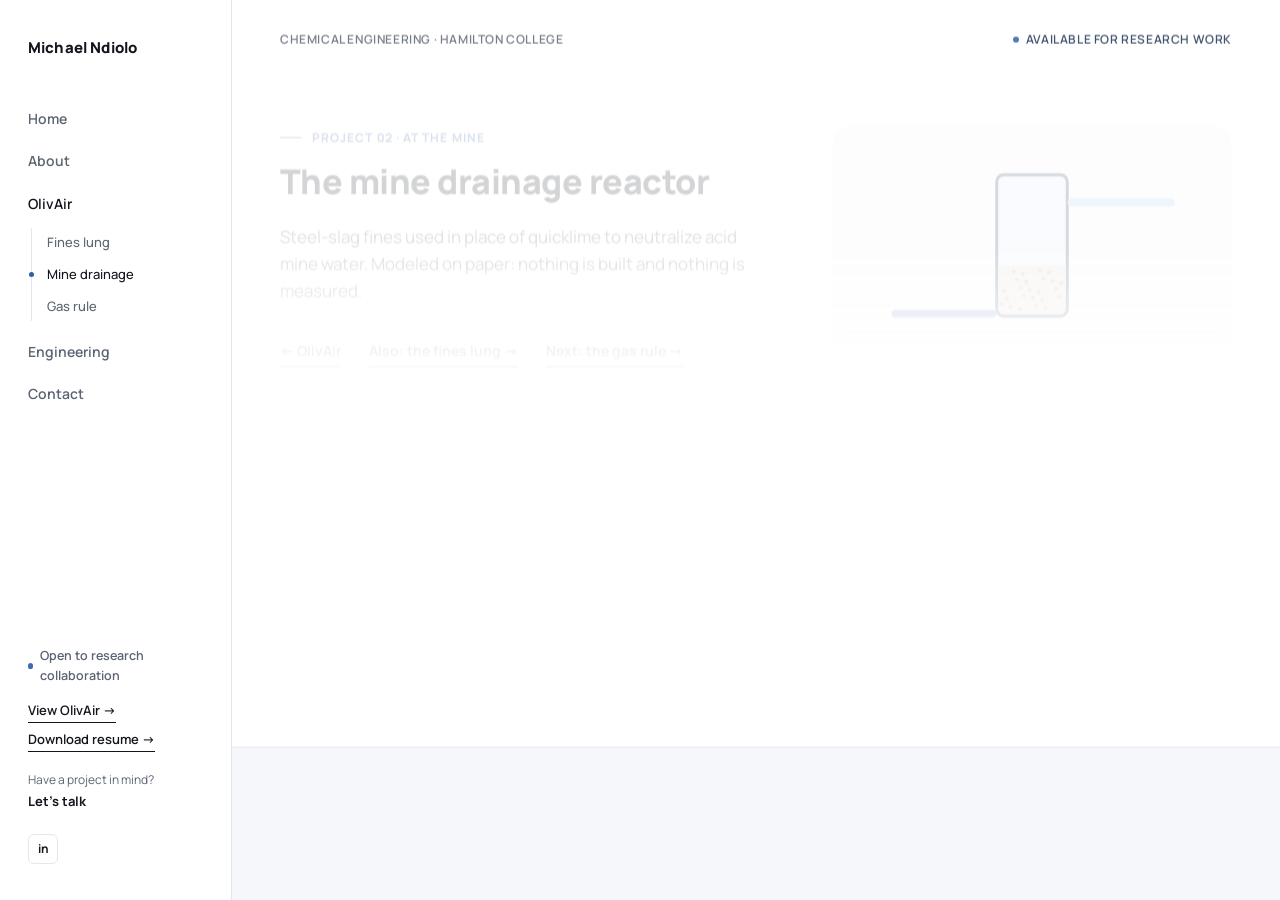
<file: figures.html>
<!DOCTYPE html>
<html lang="en">
<head>
<meta charset="UTF-8">
<meta name="viewport" content="width=device-width, initial-scale=1.0">
<title>Moved - Michael Ndiolo</title>
<meta name="robots" content="noindex">
<link rel="canonical" href="https://michaelndiolo.github.io/mine-drainage.html">
<meta http-equiv="refresh" content="0; url=mine-drainage.html">
<link rel="stylesheet" href="style.css?v=20261125e">
</head>
<body class="">
<div class="main" style="margin-left:0;padding:64px 48px">
  <p>This page has moved to <a href="mine-drainage.html" style="border-bottom:1px solid var(--text)">The mine drainage reactor</a>.</p>
</div>
</body>
</html>
</file>
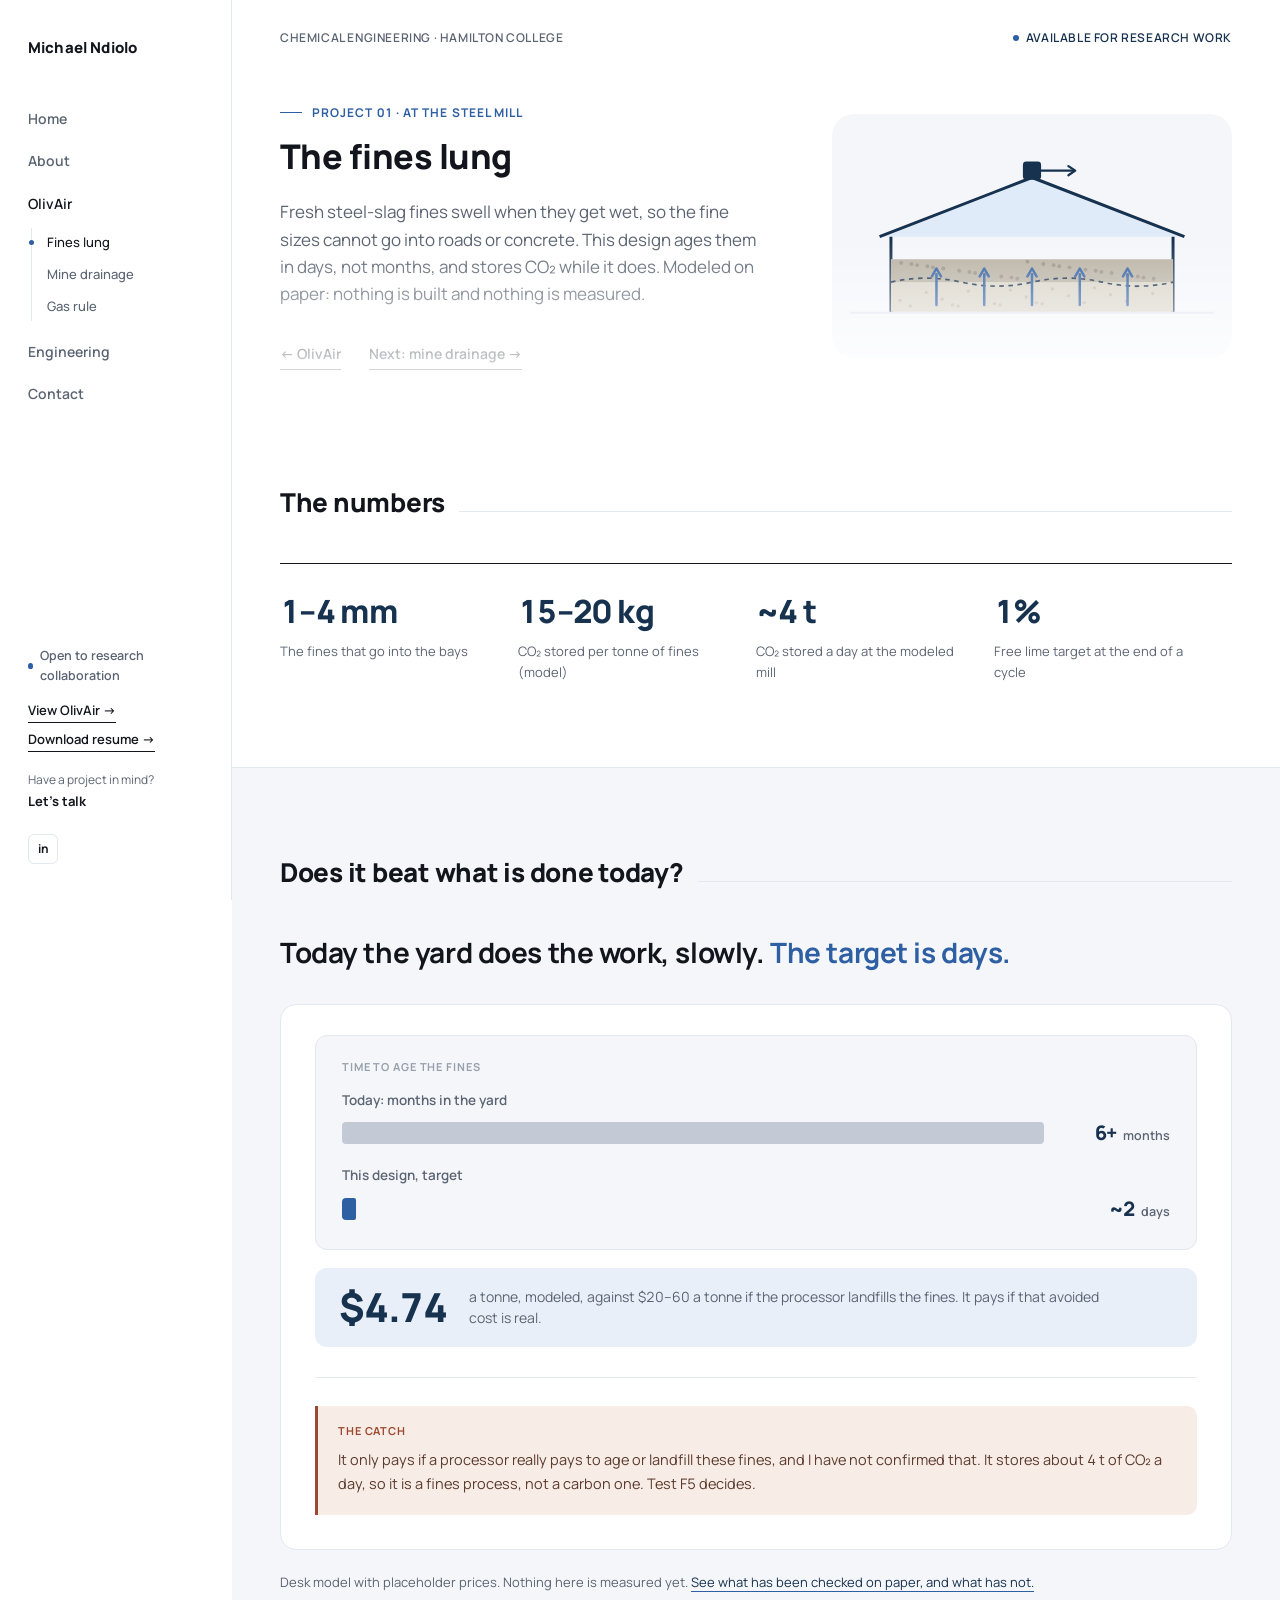
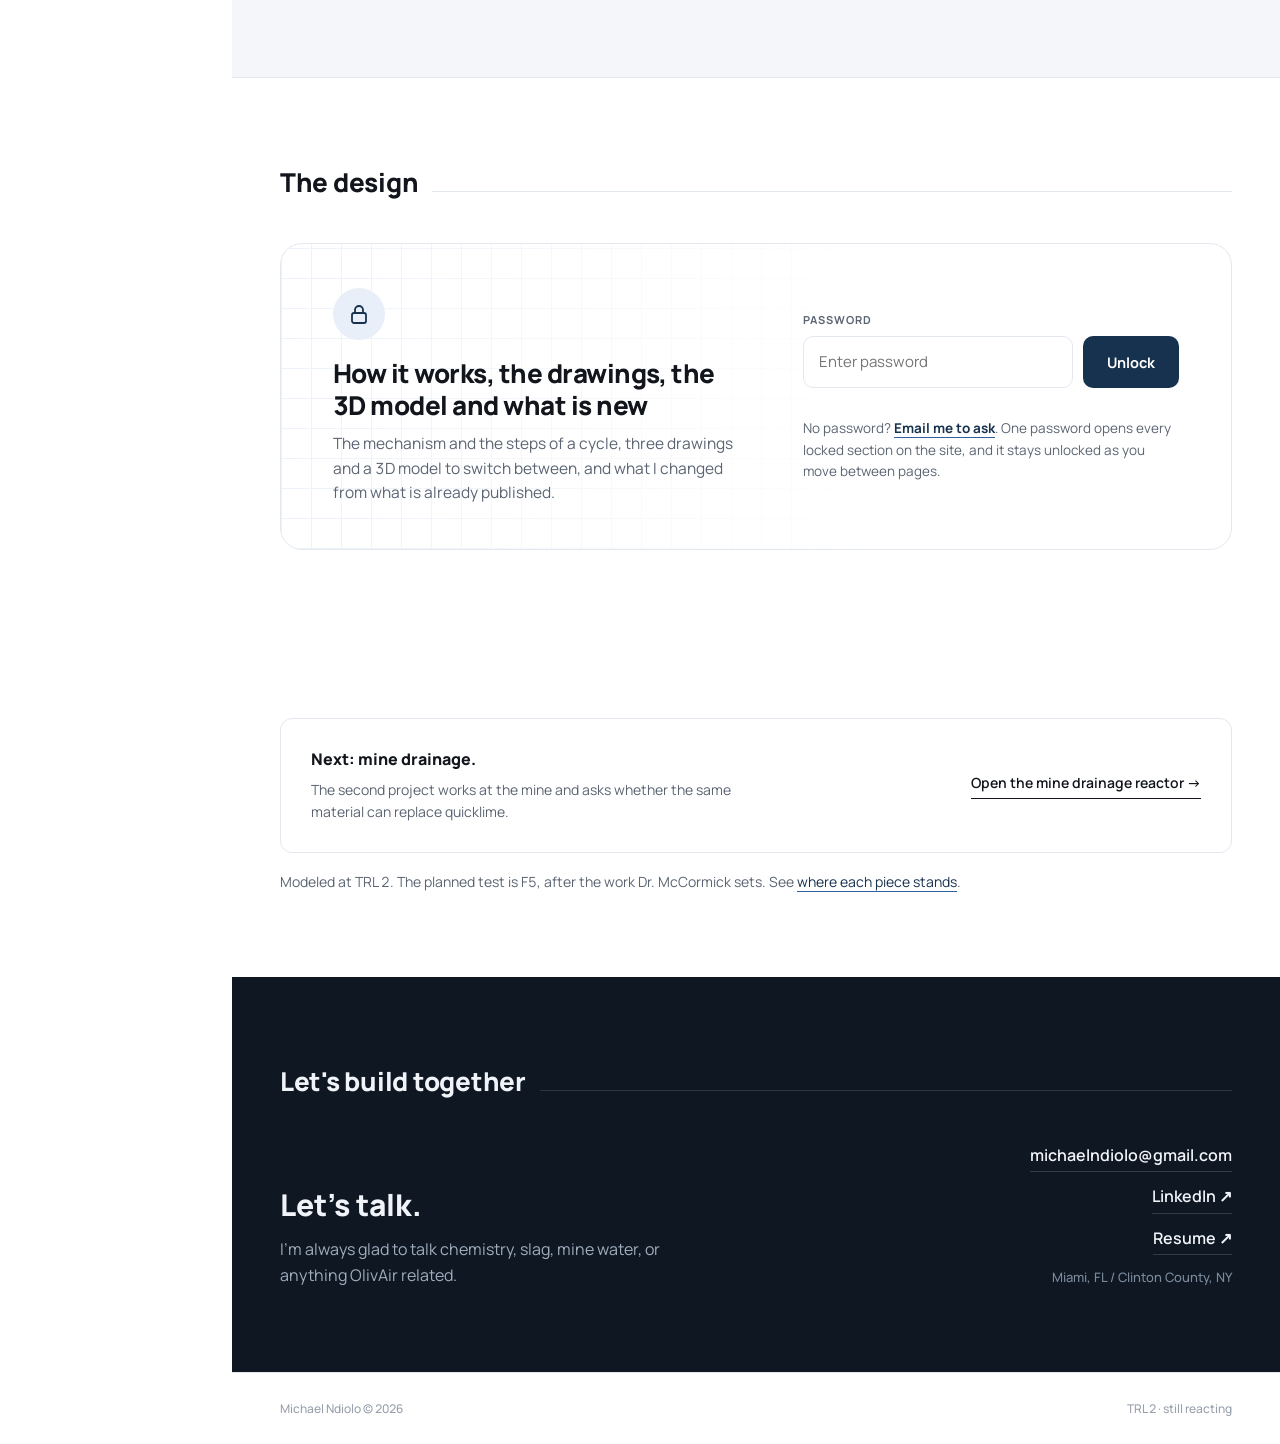
<file: fines-lung.html>
<!DOCTYPE html>
<html lang="en">
<head>
<meta charset="UTF-8">
<meta name="viewport" content="width=device-width, initial-scale=1.0">
<title>The fines lung - Michael Ndiolo</title>
<meta name="description" content="Project 01 of the OlivAir study: a design that ages fresh steel-slag fines in days. Modeled, not built.">
<link rel="icon" type="image/png" sizes="32x32" href="assets/favicon-32.png">
<link rel="icon" type="image/png" sizes="16x16" href="assets/favicon-16.png">
<link rel="apple-touch-icon" href="assets/favicon-180.png">
<meta property="og:type" content="website">
<meta property="og:title" content="The fines lung - Michael Ndiolo">
<meta property="og:description" content="Project 01 of the OlivAir study: a design that ages fresh steel-slag fines in days. Modeled, not built.">
<meta property="og:image" content="assets/olivair-logo.png">
<meta name="twitter:card" content="summary">
<meta name="twitter:title" content="The fines lung - Michael Ndiolo">
<meta name="twitter:description" content="Project 01 of the OlivAir study: a design that ages fresh steel-slag fines in days. Modeled, not built.">
<meta name="twitter:image" content="assets/olivair-logo.png">
<link rel="preconnect" href="https://fonts.googleapis.com">
<link rel="preconnect" href="https://fonts.gstatic.com" crossorigin>
<link href="https://fonts.googleapis.com/css2?family=Manrope:wght@400;500;600;700;800&display=swap" rel="stylesheet">
<link rel="stylesheet" href="style.css?v=20261126e">
<script data-goatcounter="https://michaelndiolo.goatcounter.com/count" async src="//gc.zgo.at/count.js"></script>
</head>
<body class="">

<aside class="sidebar">
  <div class="name"><a href="index.html">Michael Ndiolo</a></div>
  <nav id="sidenav">
<a class="" href="index.html">Home</a>
<a class="" href="about.html">About</a>
<a class="parent" href="olivair.html">OlivAir</a>
<div class="subnav"><a class="active" href="fines-lung.html">Fines lung<i class="nav-dot" aria-hidden="true"></i></a><a class="" href="mine-drainage.html">Mine drainage</a><a class="" href="gas-rule.html">Gas rule</a></div>
<a class="" href="engineering.html">Engineering</a>
<a class="" href="contact.html">Contact</a>
  </nav>
  <div class="sidebar-bottom">
    <div class="status-pill"><span class="dot"></span>Open to research collaboration</div>
    <a class="sidebar-link" href="olivair.html">View OlivAir &rarr;</a>
    <a class="sidebar-link" href="assets/michael-ndiolo-resume.pdf" target="_blank" rel="noopener">Download resume &rarr;</a>
    <div class="sidebar-cta">Have a project in mind?<strong>Let's talk</strong></div>
    <a class="social" href="https://www.linkedin.com/in/michael-ndiolo-245876327" target="_blank" rel="noopener" aria-label="LinkedIn">in</a>
  </div>
</aside>
<!--rx--><script>
(function(){
  var doc=document,w=doc.querySelector('.subnav-wrap'),nav=doc.getElementById('sidenav');
  var reduce=window.matchMedia&&matchMedia('(prefers-reduced-motion: reduce)').matches;
  function get(k){try{return sessionStorage.getItem(k);}catch(e){return null;}}
  function set(k,v){try{sessionStorage.setItem(k,v);}catch(e){}}
  var dot=nav&&nav.querySelector('.nav-dot');
  function center(el){var r=el.getBoundingClientRect();return {x:r.left+r.width/2,y:r.top+r.height/2};}
  function saveDot(){ if(dot){var c=center(dot); set('rxDot',c.x.toFixed(1)+','+c.y.toFixed(1)); set('rxOpen',w&&w.classList.contains('open')?'1':'0');} }
  if(w&&nav&&!reduce){
    var target=w.classList.contains('open'),prev=get('rxOpen');
    if(prev!==null&&(prev==='1')!==target){
      w.style.transition='none'; w.classList.toggle('open',prev==='1'); void w.offsetHeight; w.style.transition='';
      requestAnimationFrame(function(){requestAnimationFrame(function(){w.classList.toggle('open',target);});});
    }
  }
  if(dot&&!reduce){
    var pd=get('rxDot');
    if(pd){
      var a=pd.split(','),c=center(dot),dx=parseFloat(a[0])-c.x,dy=parseFloat(a[1])-c.y;
      if(isFinite(dx)&&isFinite(dy)&&(Math.abs(dx)>.5||Math.abs(dy)>.5)){
        dot.style.transition='none'; dot.style.transform='translate('+dx+'px,'+dy+'px)'; void dot.offsetHeight; dot.style.transition='';
        requestAnimationFrame(function(){requestAnimationFrame(function(){dot.style.transform='';});});
      }
    }
  }
  window.addEventListener('pagehide',saveDot);
  doc.addEventListener('click',function(e){
    var a=e.target.closest&&e.target.closest('a[href]'); if(!a||e.defaultPrevented||e.button||e.metaKey||e.ctrlKey||e.shiftKey||e.altKey) return;
    if(a.target&&a.target!=='_self') return; if(a.hasAttribute('download')) return;
    var u; try{u=new URL(a.href,location.href);}catch(x){return;}
    if(u.origin!==location.origin||!/\.html?$|\/$/.test(u.pathname)) return;
    if(u.pathname===location.pathname&&u.search===location.search) return;
    saveDot(); if(reduce) return;
    var m=doc.querySelector('.main'); if(!m) return;
    e.preventDefault(); m.classList.add('page-out');
    setTimeout(function(){location.href=a.href;},190);
  });
  window.addEventListener('pageshow',function(e){ if(e.persisted){var m=doc.querySelector('.main'); if(m) m.classList.remove('page-out');} });
})();
</script><!--/rx-->
<div class="main">
  <div class="top-row">
    <details class="mnav"><summary>Menu</summary><div class="mnav-list"><a class="" href="index.html">Home</a><a class="" href="about.html">About</a><a class="" href="olivair.html">OlivAir</a><a class="active sub" href="fines-lung.html">Fines lung</a><a class=" sub" href="mine-drainage.html">Mine drainage</a><a class=" sub" href="gas-rule.html">Gas rule</a><a class="" href="engineering.html">Engineering</a><a class="" href="contact.html">Contact</a></div></details>
    <span>Chemical Engineering &middot; Hamilton College</span>
    <span class="status"><span class="dot"></span>Available for research work</span>
  </div>


<header class="hero small herogrid reveal"><div>
  <div class="eyebrow">Project 01 &middot; at the steel mill</div>
  <h1>The fines lung</h1>
  <p class="lead">Fresh steel-slag fines swell when they get wet, so the fine sizes cannot go into roads or concrete. This design ages them in days, not months, and stores CO&#8322; while it does. Modeled on paper: nothing is built and nothing is measured.</p>
  <div class="hero-cta"><a class="link-btn magnet" href="olivair.html">&larr; OlivAir</a><a class="link-btn magnet" href="mine-drainage.html">Next: mine drainage &rarr;</a></div></div><div class="hart"><svg viewBox="0 0 320 190" aria-hidden="true">
<rect x="0" y="158" width="320" height="2" fill="#dfe4ec"/>
<path d="M26 92 L160 40 L294 92" fill="#a9cdf2" fill-opacity=".28" stroke="#17324f" stroke-width="2.6" stroke-linejoin="round"/>
<path d="M36 92 V158 M284 92 V158" stroke="#17324f" stroke-width="2.6"/>
<rect x="36" y="112" width="248" height="46" fill="#d9d4c8"/>
<rect x="36" y="112" width="248" height="20" fill="#b9b2a4"/>
<circle cx="73" cy="119" r="1.7" fill="#8d867c" opacity=".7"/><circle cx="110" cy="124" r="1.7" fill="#8d867c" opacity=".7"/><circle cx="147" cy="129" r="1.7" fill="#8d867c" opacity=".7"/><circle cx="184" cy="118" r="1.7" fill="#8d867c" opacity=".7"/><circle cx="221" cy="123" r="1.7" fill="#8d867c" opacity=".7"/><circle cx="258" cy="128" r="1.7" fill="#8d867c" opacity=".7"/><circle cx="59" cy="117" r="1.7" fill="#8d867c" opacity=".7"/><circle cx="96" cy="122" r="1.7" fill="#8d867c" opacity=".7"/><circle cx="133" cy="127" r="1.7" fill="#8d867c" opacity=".7"/><circle cx="170" cy="116" r="1.7" fill="#8d867c" opacity=".7"/><circle cx="207" cy="121" r="1.7" fill="#8d867c" opacity=".7"/><circle cx="244" cy="126" r="1.7" fill="#8d867c" opacity=".7"/><circle cx="45" cy="115" r="1.7" fill="#8d867c" opacity=".7"/><circle cx="82" cy="120" r="1.7" fill="#8d867c" opacity=".7"/><circle cx="119" cy="125" r="1.7" fill="#8d867c" opacity=".7"/><circle cx="156" cy="114" r="1.7" fill="#8d867c" opacity=".7"/><circle cx="193" cy="119" r="1.7" fill="#8d867c" opacity=".7"/><circle cx="230" cy="124" r="1.7" fill="#8d867c" opacity=".7"/><circle cx="267" cy="129" r="1.7" fill="#8d867c" opacity=".7"/><circle cx="68" cy="118" r="1.7" fill="#8d867c" opacity=".7"/><circle cx="105" cy="123" r="1.7" fill="#8d867c" opacity=".7"/><circle cx="142" cy="128" r="1.7" fill="#8d867c" opacity=".7"/><circle cx="179" cy="117" r="1.7" fill="#8d867c" opacity=".7"/><circle cx="216" cy="122" r="1.7" fill="#8d867c" opacity=".7"/><circle cx="253" cy="127" r="1.7" fill="#8d867c" opacity=".7"/><circle cx="54" cy="116" r="1.7" fill="#8d867c" opacity=".7"/><circle cx="95" cy="153" r="1.5" fill="#b9b2a4" opacity=".7"/><circle cx="132" cy="152" r="1.5" fill="#b9b2a4" opacity=".7"/><circle cx="169" cy="151" r="1.5" fill="#b9b2a4" opacity=".7"/><circle cx="206" cy="150" r="1.5" fill="#b9b2a4" opacity=".7"/><circle cx="243" cy="149" r="1.5" fill="#b9b2a4" opacity=".7"/><circle cx="44" cy="148" r="1.5" fill="#b9b2a4" opacity=".7"/><circle cx="81" cy="147" r="1.5" fill="#b9b2a4" opacity=".7"/><circle cx="118" cy="146" r="1.5" fill="#b9b2a4" opacity=".7"/><circle cx="155" cy="145" r="1.5" fill="#b9b2a4" opacity=".7"/><circle cx="192" cy="144" r="1.5" fill="#b9b2a4" opacity=".7"/><circle cx="229" cy="143" r="1.5" fill="#b9b2a4" opacity=".7"/><circle cx="266" cy="142" r="1.5" fill="#b9b2a4" opacity=".7"/><circle cx="67" cy="141" r="1.5" fill="#b9b2a4" opacity=".7"/><circle cx="104" cy="140" r="1.5" fill="#b9b2a4" opacity=".7"/><circle cx="141" cy="139" r="1.5" fill="#b9b2a4" opacity=".7"/><circle cx="178" cy="138" r="1.5" fill="#b9b2a4" opacity=".7"/><circle cx="215" cy="137" r="1.5" fill="#b9b2a4" opacity=".7"/><circle cx="252" cy="136" r="1.5" fill="#b9b2a4" opacity=".7"/><circle cx="53" cy="153" r="1.5" fill="#b9b2a4" opacity=".7"/><circle cx="90" cy="152" r="1.5" fill="#b9b2a4" opacity=".7"/><circle cx="127" cy="151" r="1.5" fill="#b9b2a4" opacity=".7"/><circle cx="164" cy="150" r="1.5" fill="#b9b2a4" opacity=".7"/>
<path d="M36 132 q31 -7 62 0 t62 0 t62 0 t62 0" fill="none" stroke="#17324f" stroke-width="1.5" stroke-dasharray="4 4"/>
<path d="M76 152 V125" stroke="#2f5fa3" stroke-width="2.2" stroke-linecap="round"/><path d="M72 127 L76 120 L80 127" fill="none" stroke="#2f5fa3" stroke-width="2.2" stroke-linecap="round" stroke-linejoin="round"/><path d="M118 152 V125" stroke="#2f5fa3" stroke-width="2.2" stroke-linecap="round"/><path d="M114 127 L118 120 L122 127" fill="none" stroke="#2f5fa3" stroke-width="2.2" stroke-linecap="round" stroke-linejoin="round"/><path d="M160 152 V125" stroke="#2f5fa3" stroke-width="2.2" stroke-linecap="round"/><path d="M156 127 L160 120 L164 127" fill="none" stroke="#2f5fa3" stroke-width="2.2" stroke-linecap="round" stroke-linejoin="round"/><path d="M202 152 V125" stroke="#2f5fa3" stroke-width="2.2" stroke-linecap="round"/><path d="M198 127 L202 120 L206 127" fill="none" stroke="#2f5fa3" stroke-width="2.2" stroke-linecap="round" stroke-linejoin="round"/><path d="M244 152 V125" stroke="#2f5fa3" stroke-width="2.2" stroke-linecap="round"/><path d="M240 127 L244 120 L248 127" fill="none" stroke="#2f5fa3" stroke-width="2.2" stroke-linecap="round" stroke-linejoin="round"/>
<rect x="152" y="26" width="16" height="16" rx="3" fill="#17324f"/>
<path d="M168 34 H196" stroke="#17324f" stroke-width="2" stroke-linecap="round"/><path d="M192 30 L198 34 L192 38" fill="none" stroke="#17324f" stroke-width="2" stroke-linecap="round" stroke-linejoin="round"/>
</svg></div>
</header>

<section id="why">
  <div class="wrap">
    <div class="sec-head reveal"><span class="sec-title">The numbers</span><span class="sec-line"></span></div>
    <div class="facts reveal">
      <div class="fact"><div class="v">1&ndash;4 mm</div><div class="l">The fines that go into the bays</div></div>
      <div class="fact"><div class="v">15&ndash;20 kg</div><div class="l">CO&#8322; stored per tonne of fines (model)</div></div>
      <div class="fact"><div class="v">~4 t</div><div class="l">CO&#8322; stored a day at the modeled mill</div></div>
      <div class="fact"><div class="v">1%</div><div class="l">Free lime target at the end of a cycle</div></div>
    </div>
  </div>
</section>

<section id="compare" class="vs alt-bg"><div class="wrap"><div class="sec-head reveal"><span class="sec-title">Does it beat what is done today?</span><span class="sec-line"></span></div><p class="big-lede reveal">Today the yard does the work, slowly. <em>The target is days.</em></p><article class="vs-card reveal"><div class="vs-extra vs-first"><div class="vs-ct">Time to age the fines</div><div class="vs-row"><div class="vs-lab">Today: months in the yard</div><div class="vs-bar"><div class="vs-track"><i class="today" style="--w:100%"></i></div><b class="vs-val">6+<small> months</small></b></div></div><div class="vs-row"><div class="vs-lab">This design, target</div><div class="vs-bar"><div class="vs-track"><i class="ours" style="--w:2%"></i></div><b class="vs-val">~2<small> days</small></b></div></div></div><div class="vs-stat"><b>$4.74</b><span>a tonne, modeled, against $20&ndash;60 a tonne if the processor landfills the fines. It pays if that avoided cost is real.</span></div><div class="vs-text one"><div class="blk catch"><h4>The catch</h4><p>It only pays if a processor really pays to age or landfill these fines, and I have not confirmed that. It stores about 4 t of CO&#8322; a day, so it is a fines process, not a carbon one. Test F5 decides.</p></div></div></article><p class="vs-foot reveal">Desk model with placeholder prices. Nothing here is measured yet. <a href="engineering.html" class="ul">See what has been checked on paper, and what has not.</a></p></div></section>

<div class="locked" data-src="assets/x-fines.enc" data-kind="html">
<section>
  <div class="wrap">
    <div class="sec-head reveal"><span class="sec-title">The design</span><span class="sec-line"></span></div>
    <div class="lockbox reveal">
      <div class="lb-l"><div class="lb-ic"><svg viewBox="0 0 24 24" fill="none" stroke="currentColor" stroke-width="1.8" stroke-linecap="round" stroke-linejoin="round"><rect x="5" y="11" width="14" height="10" rx="2"/><path d="M8 11V8a4 4 0 0 1 8 0v3"/></svg></div><h3>How it works, the drawings, the 3D model and what is new</h3><p>The mechanism and the steps of a cycle, three drawings and a 3D model to switch between, and what I changed from what is already published.</p></div>
      <form class="lb-f" autocomplete="off">
        <label for="pw-x-fines">Password</label>
        <div class="lb-row"><input type="password" id="pw-x-fines" autocomplete="off" spellcheck="false" placeholder="Enter password"><button type="submit">Unlock</button></div>
        <div class="err" role="alert"></div>
        <div class="ask">No password? <a href="#contact">Email me to ask</a>. One password opens every locked section on the site, and it stays unlocked as you move between pages.</div>
      </form>
    </div>
  </div>
</section>
</div>

<section id="next">
  <div class="wrap">
    <div class="callout reveal">
      <div>
        <h4>Next: mine drainage.</h4>
        <p>The second project works at the mine and asks whether the same material can replace quicklime.</p>
      </div>
      <a class="link-btn magnet" href="mine-drainage.html">Open the mine drainage reactor &rarr;</a>
    </div>
    <p class="reveal dim small" style="margin-top:18px">Modeled at TRL 2. The planned test is F5, after the work Dr. McCormick sets. See <a href="engineering.html" class="ul">where each piece stands</a>.</p>
  </div>
</section>

  <section id="contact">
    <div class="wrap">
      <div class="sec-head reveal"><span class="sec-title">Let's build together</span><span class="sec-line"></span></div>
      <div class="contact-inner reveal">
        <div>
          <h2>Let's talk.</h2>
          <p style="color:#9fadbd;max-width:380px;margin-top:8px">I'm always glad to talk chemistry, slag, mine water, or anything OlivAir related.</p>
        </div>
        <div class="contact-links">
          <a href="mailto:michaelndiolo@gmail.com">michaelndiolo@gmail.com</a>
          <a href="https://www.linkedin.com/in/michael-ndiolo-245876327" target="_blank" rel="noopener">LinkedIn &#8599;</a>
          <a href="assets/michael-ndiolo-resume.pdf" target="_blank" rel="noopener">Resume &#8599;</a>
          <span style="font-size:13px;color:#7c8b9c;font-weight:500">Miami, FL / Clinton County, NY</span>
        </div>
      </div>
    </div>
  </section>

  <footer>
    <span>Michael Ndiolo &copy; 2026</span>
    <span>TRL 2 &middot; still reacting</span>
  </footer>
</div>

<script src="gate.js?v=20261126e"></script>
<script src="script.js?v=20261126e"></script>

</body>
</html>
</file>
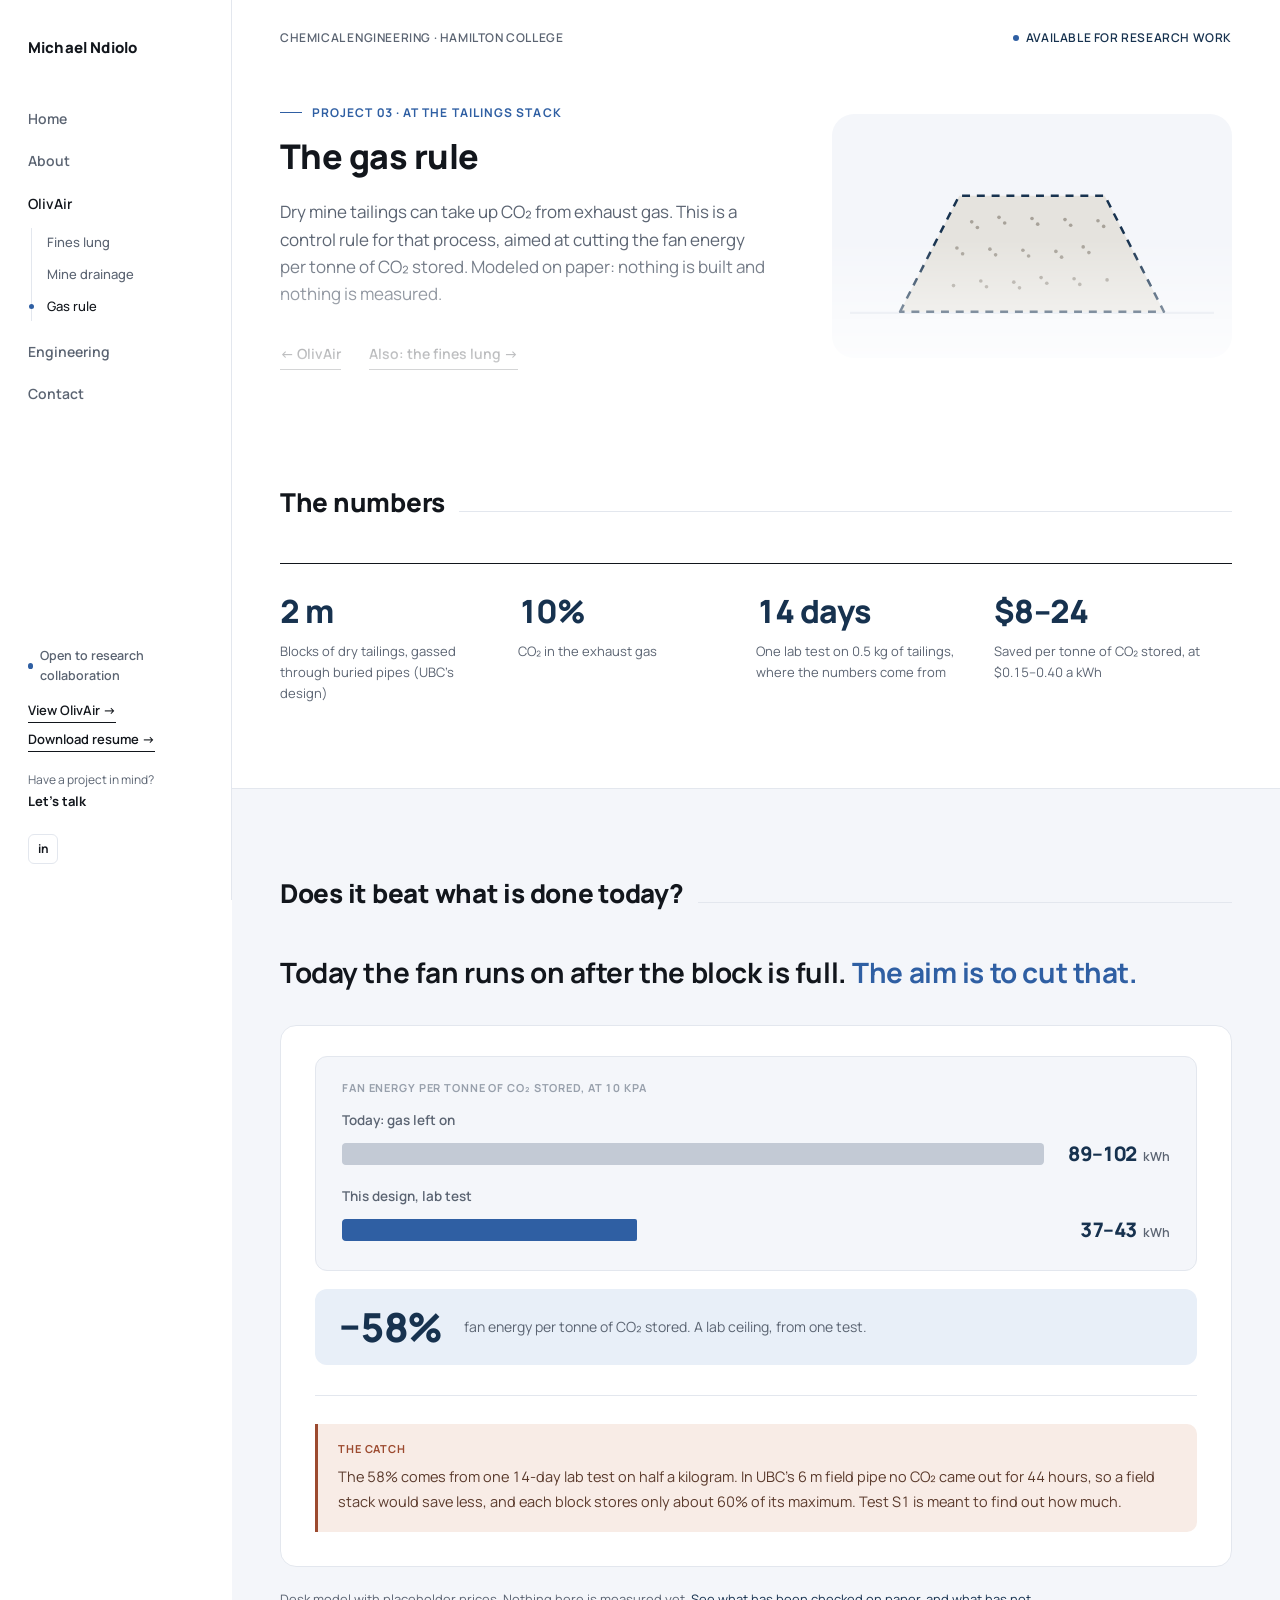
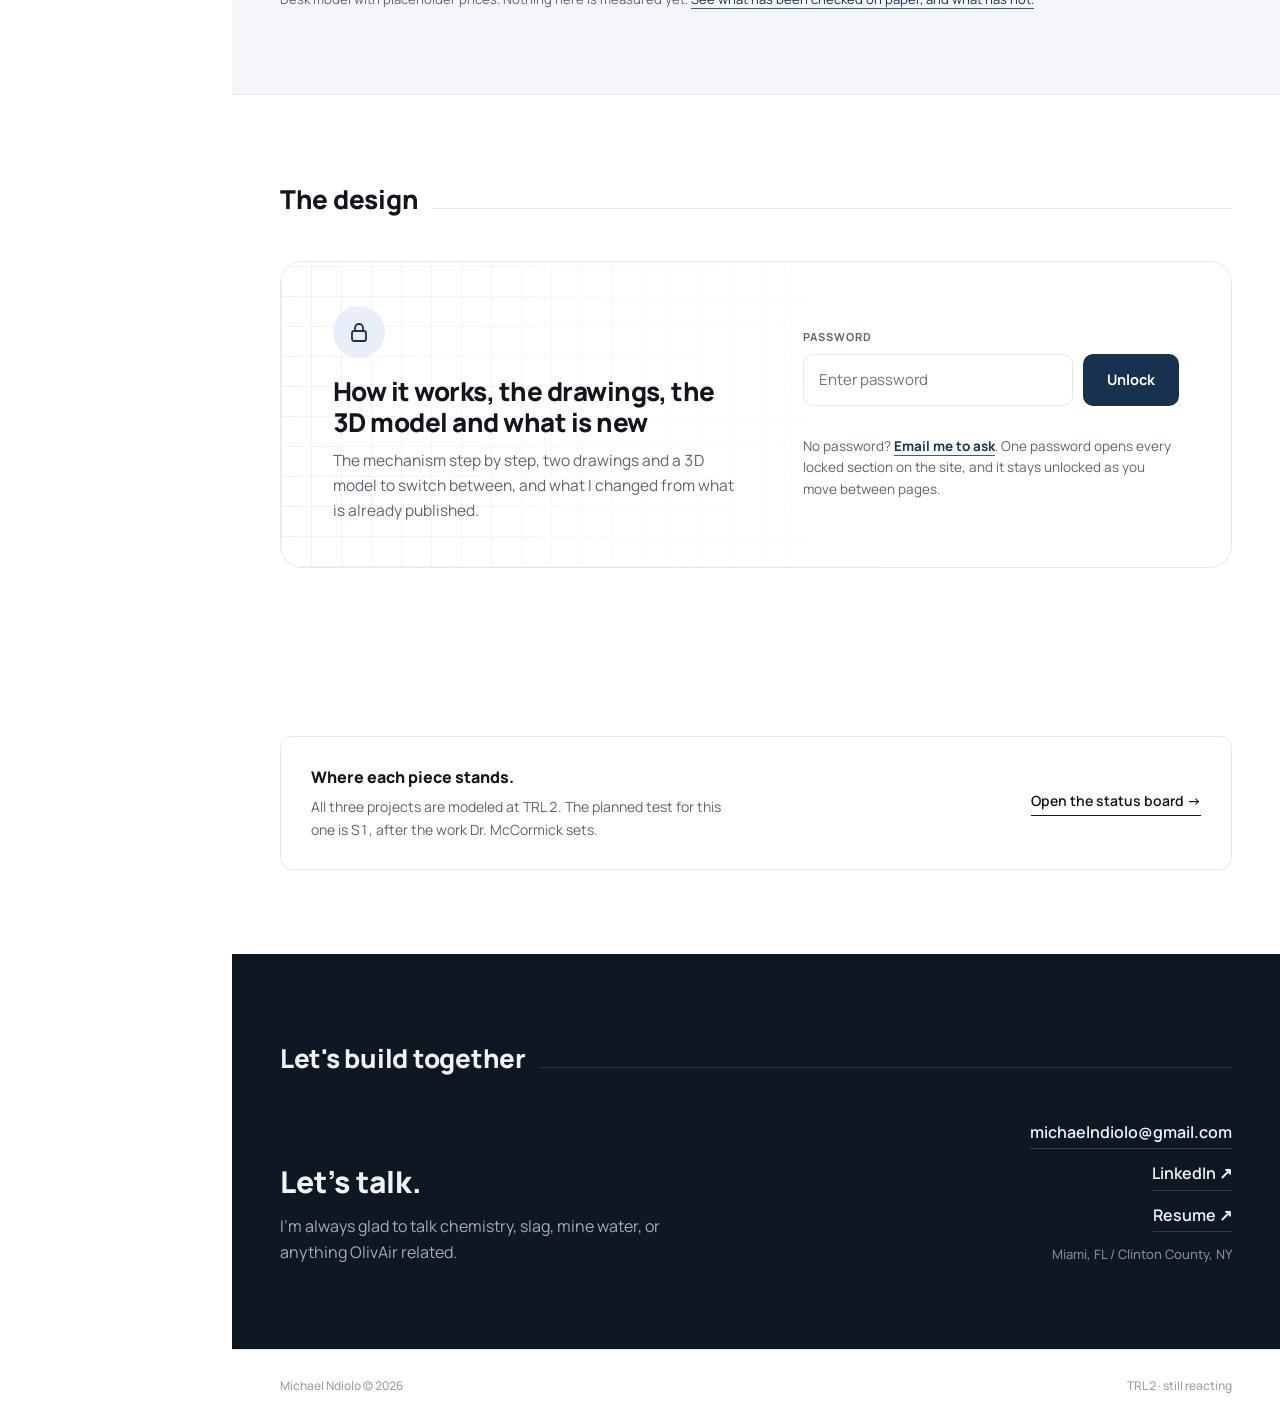
<file: gas-rule.html>
<!DOCTYPE html>
<html lang="en">
<head>
<meta charset="UTF-8">
<meta name="viewport" content="width=device-width, initial-scale=1.0">
<title>The gas rule - Michael Ndiolo</title>
<meta name="description" content="Project 03 of the OlivAir study: a control rule to cut the fan energy of gassing dry mine tailings with CO2. Modeled, not built.">
<link rel="icon" type="image/png" sizes="32x32" href="assets/favicon-32.png">
<link rel="icon" type="image/png" sizes="16x16" href="assets/favicon-16.png">
<link rel="apple-touch-icon" href="assets/favicon-180.png">
<meta property="og:type" content="website">
<meta property="og:title" content="The gas rule - Michael Ndiolo">
<meta property="og:description" content="Project 03 of the OlivAir study: a control rule to cut the fan energy of gassing dry mine tailings with CO2. Modeled, not built.">
<meta property="og:image" content="assets/olivair-logo.png">
<meta name="twitter:card" content="summary">
<meta name="twitter:title" content="The gas rule - Michael Ndiolo">
<meta name="twitter:description" content="Project 03 of the OlivAir study: a control rule to cut the fan energy of gassing dry mine tailings with CO2. Modeled, not built.">
<meta name="twitter:image" content="assets/olivair-logo.png">
<link rel="preconnect" href="https://fonts.googleapis.com">
<link rel="preconnect" href="https://fonts.gstatic.com" crossorigin>
<link href="https://fonts.googleapis.com/css2?family=Manrope:wght@400;500;600;700;800&display=swap" rel="stylesheet">
<link rel="stylesheet" href="style.css?v=20261126e">
<script data-goatcounter="https://michaelndiolo.goatcounter.com/count" async src="//gc.zgo.at/count.js"></script>
</head>
<body class="">

<aside class="sidebar">
  <div class="name"><a href="index.html">Michael Ndiolo</a></div>
  <nav id="sidenav">
<a class="" href="index.html">Home</a>
<a class="" href="about.html">About</a>
<a class="parent" href="olivair.html">OlivAir</a>
<div class="subnav"><a class="" href="fines-lung.html">Fines lung</a><a class="" href="mine-drainage.html">Mine drainage</a><a class="active" href="gas-rule.html">Gas rule<i class="nav-dot" aria-hidden="true"></i></a></div>
<a class="" href="engineering.html">Engineering</a>
<a class="" href="contact.html">Contact</a>
  </nav>
  <div class="sidebar-bottom">
    <div class="status-pill"><span class="dot"></span>Open to research collaboration</div>
    <a class="sidebar-link" href="olivair.html">View OlivAir &rarr;</a>
    <a class="sidebar-link" href="assets/michael-ndiolo-resume.pdf" target="_blank" rel="noopener">Download resume &rarr;</a>
    <div class="sidebar-cta">Have a project in mind?<strong>Let's talk</strong></div>
    <a class="social" href="https://www.linkedin.com/in/michael-ndiolo-245876327" target="_blank" rel="noopener" aria-label="LinkedIn">in</a>
  </div>
</aside>
<!--rx--><script>
(function(){
  var doc=document,w=doc.querySelector('.subnav-wrap'),nav=doc.getElementById('sidenav');
  var reduce=window.matchMedia&&matchMedia('(prefers-reduced-motion: reduce)').matches;
  function get(k){try{return sessionStorage.getItem(k);}catch(e){return null;}}
  function set(k,v){try{sessionStorage.setItem(k,v);}catch(e){}}
  var dot=nav&&nav.querySelector('.nav-dot');
  function center(el){var r=el.getBoundingClientRect();return {x:r.left+r.width/2,y:r.top+r.height/2};}
  function saveDot(){ if(dot){var c=center(dot); set('rxDot',c.x.toFixed(1)+','+c.y.toFixed(1)); set('rxOpen',w&&w.classList.contains('open')?'1':'0');} }
  if(w&&nav&&!reduce){
    var target=w.classList.contains('open'),prev=get('rxOpen');
    if(prev!==null&&(prev==='1')!==target){
      w.style.transition='none'; w.classList.toggle('open',prev==='1'); void w.offsetHeight; w.style.transition='';
      requestAnimationFrame(function(){requestAnimationFrame(function(){w.classList.toggle('open',target);});});
    }
  }
  if(dot&&!reduce){
    var pd=get('rxDot');
    if(pd){
      var a=pd.split(','),c=center(dot),dx=parseFloat(a[0])-c.x,dy=parseFloat(a[1])-c.y;
      if(isFinite(dx)&&isFinite(dy)&&(Math.abs(dx)>.5||Math.abs(dy)>.5)){
        dot.style.transition='none'; dot.style.transform='translate('+dx+'px,'+dy+'px)'; void dot.offsetHeight; dot.style.transition='';
        requestAnimationFrame(function(){requestAnimationFrame(function(){dot.style.transform='';});});
      }
    }
  }
  window.addEventListener('pagehide',saveDot);
  doc.addEventListener('click',function(e){
    var a=e.target.closest&&e.target.closest('a[href]'); if(!a||e.defaultPrevented||e.button||e.metaKey||e.ctrlKey||e.shiftKey||e.altKey) return;
    if(a.target&&a.target!=='_self') return; if(a.hasAttribute('download')) return;
    var u; try{u=new URL(a.href,location.href);}catch(x){return;}
    if(u.origin!==location.origin||!/\.html?$|\/$/.test(u.pathname)) return;
    if(u.pathname===location.pathname&&u.search===location.search) return;
    saveDot(); if(reduce) return;
    var m=doc.querySelector('.main'); if(!m) return;
    e.preventDefault(); m.classList.add('page-out');
    setTimeout(function(){location.href=a.href;},190);
  });
  window.addEventListener('pageshow',function(e){ if(e.persisted){var m=doc.querySelector('.main'); if(m) m.classList.remove('page-out');} });
})();
</script><!--/rx-->
<div class="main">
  <div class="top-row">
    <details class="mnav"><summary>Menu</summary><div class="mnav-list"><a class="" href="index.html">Home</a><a class="" href="about.html">About</a><a class="" href="olivair.html">OlivAir</a><a class=" sub" href="fines-lung.html">Fines lung</a><a class=" sub" href="mine-drainage.html">Mine drainage</a><a class="active sub" href="gas-rule.html">Gas rule</a><a class="" href="engineering.html">Engineering</a><a class="" href="contact.html">Contact</a></div></details>
    <span>Chemical Engineering &middot; Hamilton College</span>
    <span class="status"><span class="dot"></span>Available for research work</span>
  </div>


<header class="hero small herogrid reveal"><div>
  <div class="eyebrow">Project 03 &middot; at the tailings stack</div>
  <h1>The gas rule</h1>
  <p class="lead">Dry mine tailings can take up CO&#8322; from exhaust gas. This is a control rule for that process, aimed at cutting the fan energy per tonne of CO&#8322; stored. Modeled on paper: nothing is built and nothing is measured.</p>
  <div class="hero-cta"><a class="link-btn magnet" href="olivair.html">&larr; OlivAir</a><a class="link-btn magnet" href="fines-lung.html">Also: the fines lung &rarr;</a></div></div><div class="hart"><svg viewBox="0 0 320 190" aria-hidden="true">
<rect x="0" y="158" width="320" height="2" fill="#dfe4ec"/>
<path d="M44 158 L96 56 H224 L276 158 Z" fill="#d9d4c8" fill-opacity=".55" stroke="#17324f" stroke-width="2.2" stroke-dasharray="7 6" stroke-linejoin="round"/>
<circle cx="112" cy="84" r="1.6" fill="#8d867c" opacity=".7"/><circle cx="149" cy="137" r="1.6" fill="#8d867c" opacity=".7"/><circle cx="186" cy="110" r="1.6" fill="#8d867c" opacity=".7"/><circle cx="223" cy="83" r="1.6" fill="#8d867c" opacity=".7"/><circle cx="120" cy="136" r="1.6" fill="#8d867c" opacity=".7"/><circle cx="157" cy="109" r="1.6" fill="#8d867c" opacity=".7"/><circle cx="194" cy="82" r="1.6" fill="#8d867c" opacity=".7"/><circle cx="91" cy="135" r="1.6" fill="#8d867c" opacity=".7"/><circle cx="128" cy="108" r="1.6" fill="#8d867c" opacity=".7"/><circle cx="165" cy="81" r="1.6" fill="#8d867c" opacity=".7"/><circle cx="202" cy="134" r="1.6" fill="#8d867c" opacity=".7"/><circle cx="99" cy="107" r="1.6" fill="#8d867c" opacity=".7"/><circle cx="136" cy="80" r="1.6" fill="#8d867c" opacity=".7"/><circle cx="173" cy="133" r="1.6" fill="#8d867c" opacity=".7"/><circle cx="210" cy="106" r="1.6" fill="#8d867c" opacity=".7"/><circle cx="107" cy="79" r="1.6" fill="#8d867c" opacity=".7"/><circle cx="144" cy="132" r="1.6" fill="#8d867c" opacity=".7"/><circle cx="181" cy="105" r="1.6" fill="#8d867c" opacity=".7"/><circle cx="218" cy="78" r="1.6" fill="#8d867c" opacity=".7"/><circle cx="115" cy="131" r="1.6" fill="#8d867c" opacity=".7"/><circle cx="152" cy="104" r="1.6" fill="#8d867c" opacity=".7"/><circle cx="189" cy="77" r="1.6" fill="#8d867c" opacity=".7"/><circle cx="226" cy="130" r="1.6" fill="#8d867c" opacity=".7"/><circle cx="123" cy="103" r="1.6" fill="#8d867c" opacity=".7"/><circle cx="160" cy="76" r="1.6" fill="#8d867c" opacity=".7"/><circle cx="197" cy="129" r="1.6" fill="#8d867c" opacity=".7"/><circle cx="94" cy="102" r="1.6" fill="#8d867c" opacity=".7"/><circle cx="131" cy="75" r="1.6" fill="#8d867c" opacity=".7"/><circle cx="168" cy="128" r="1.6" fill="#8d867c" opacity=".7"/><circle cx="205" cy="101" r="1.6" fill="#8d867c" opacity=".7"/>
</svg></div>
</header>

<section id="why">
  <div class="wrap">
    <div class="sec-head reveal"><span class="sec-title">The numbers</span><span class="sec-line"></span></div>
    <div class="facts reveal">
      <div class="fact"><div class="v">2 m</div><div class="l">Blocks of dry tailings, gassed through buried pipes (UBC's design)</div></div>
      <div class="fact"><div class="v">10%</div><div class="l">CO&#8322; in the exhaust gas</div></div>
      <div class="fact"><div class="v">14 days</div><div class="l">One lab test on 0.5 kg of tailings, where the numbers come from</div></div>
      <div class="fact"><div class="v">$8&ndash;24</div><div class="l">Saved per tonne of CO&#8322; stored, at $0.15&ndash;0.40 a kWh</div></div>
    </div>
  </div>
</section>

<section id="compare" class="vs alt-bg"><div class="wrap"><div class="sec-head reveal"><span class="sec-title">Does it beat what is done today?</span><span class="sec-line"></span></div><p class="big-lede reveal">Today the fan runs on after the block is full. <em>The aim is to cut that.</em></p><article class="vs-card reveal"><div class="vs-extra vs-first"><div class="vs-ct">Fan energy per tonne of CO&#8322; stored, at 10 kPa</div><div class="vs-row"><div class="vs-lab">Today: gas left on</div><div class="vs-bar"><div class="vs-track"><i class="today" style="--w:100%"></i></div><b class="vs-val">89&ndash;102<small> kWh</small></b></div></div><div class="vs-row"><div class="vs-lab">This design, lab test</div><div class="vs-bar"><div class="vs-track"><i class="ours" style="--w:42%"></i></div><b class="vs-val">37&ndash;43<small> kWh</small></b></div></div></div><div class="vs-stat"><b>&minus;58%</b><span>fan energy per tonne of CO&#8322; stored. A lab ceiling, from one test.</span></div><div class="vs-text one"><div class="blk catch"><h4>The catch</h4><p>The 58% comes from one 14-day lab test on half a kilogram. In UBC's 6 m field pipe no CO&#8322; came out for 44 hours, so a field stack would save less, and each block stores only about 60% of its maximum. Test S1 is meant to find out how much.</p></div></div></article><p class="vs-foot reveal">Desk model with placeholder prices. Nothing here is measured yet. <a href="engineering.html" class="ul">See what has been checked on paper, and what has not.</a></p></div></section>

<div class="locked" data-src="assets/x-gas.enc" data-kind="html">
<section>
  <div class="wrap">
    <div class="sec-head reveal"><span class="sec-title">The design</span><span class="sec-line"></span></div>
    <div class="lockbox reveal">
      <div class="lb-l"><div class="lb-ic"><svg viewBox="0 0 24 24" fill="none" stroke="currentColor" stroke-width="1.8" stroke-linecap="round" stroke-linejoin="round"><rect x="5" y="11" width="14" height="10" rx="2"/><path d="M8 11V8a4 4 0 0 1 8 0v3"/></svg></div><h3>How it works, the drawings, the 3D model and what is new</h3><p>The mechanism step by step, two drawings and a 3D model to switch between, and what I changed from what is already published.</p></div>
      <form class="lb-f" autocomplete="off">
        <label for="pw-x-gas">Password</label>
        <div class="lb-row"><input type="password" id="pw-x-gas" autocomplete="off" spellcheck="false" placeholder="Enter password"><button type="submit">Unlock</button></div>
        <div class="err" role="alert"></div>
        <div class="ask">No password? <a href="#contact">Email me to ask</a>. One password opens every locked section on the site, and it stays unlocked as you move between pages.</div>
      </form>
    </div>
  </div>
</section>
</div>

<section id="next">
  <div class="wrap">
    <div class="callout reveal">
      <div>
        <h4>Where each piece stands.</h4>
        <p>All three projects are modeled at TRL 2. The planned test for this one is S1, after the work Dr. McCormick sets.</p>
      </div>
      <a class="link-btn magnet" href="engineering.html">Open the status board &rarr;</a>
    </div>
  </div>
</section>

  <section id="contact">
    <div class="wrap">
      <div class="sec-head reveal"><span class="sec-title">Let's build together</span><span class="sec-line"></span></div>
      <div class="contact-inner reveal">
        <div>
          <h2>Let's talk.</h2>
          <p style="color:#9fadbd;max-width:380px;margin-top:8px">I'm always glad to talk chemistry, slag, mine water, or anything OlivAir related.</p>
        </div>
        <div class="contact-links">
          <a href="mailto:michaelndiolo@gmail.com">michaelndiolo@gmail.com</a>
          <a href="https://www.linkedin.com/in/michael-ndiolo-245876327" target="_blank" rel="noopener">LinkedIn &#8599;</a>
          <a href="assets/michael-ndiolo-resume.pdf" target="_blank" rel="noopener">Resume &#8599;</a>
          <span style="font-size:13px;color:#7c8b9c;font-weight:500">Miami, FL / Clinton County, NY</span>
        </div>
      </div>
    </div>
  </section>

  <footer>
    <span>Michael Ndiolo &copy; 2026</span>
    <span>TRL 2 &middot; still reacting</span>
  </footer>
</div>

<script src="gate.js?v=20261126e"></script>
<script src="script.js?v=20261126e"></script>

</body>
</html>
</file>
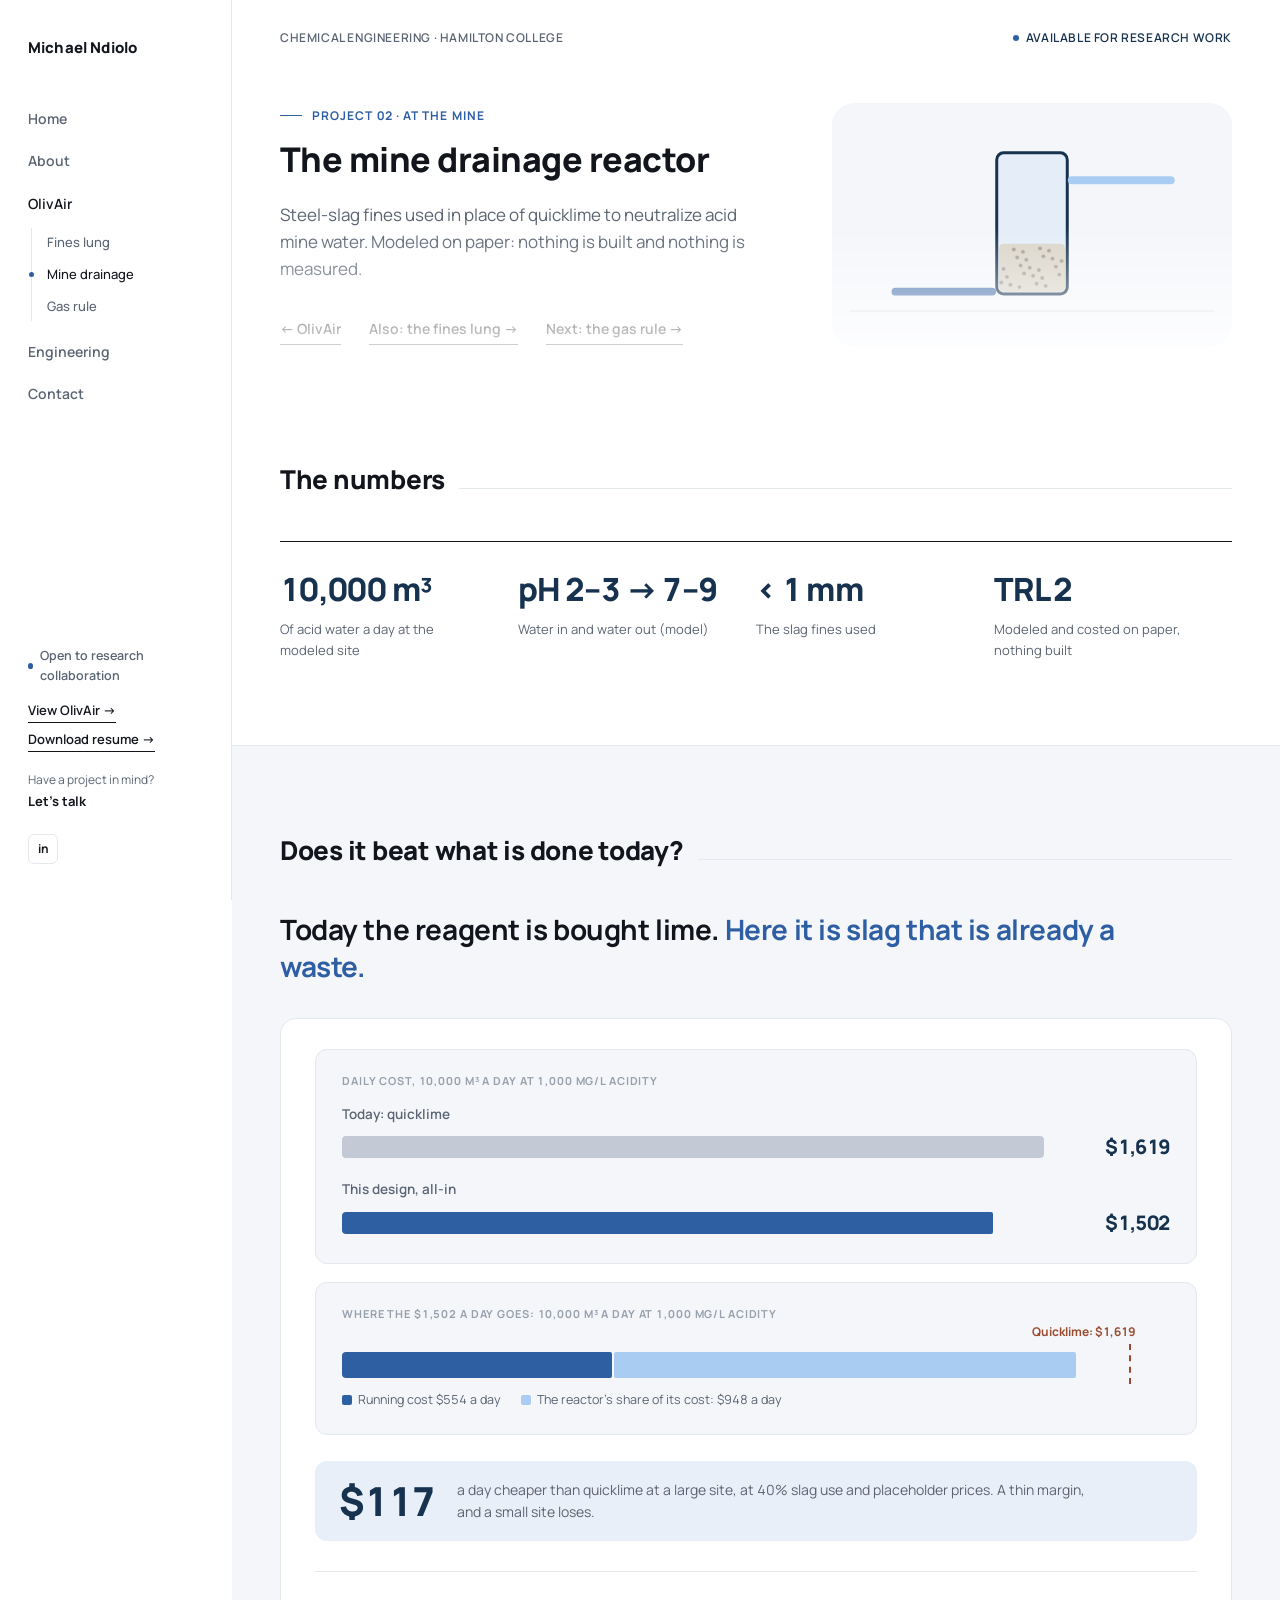
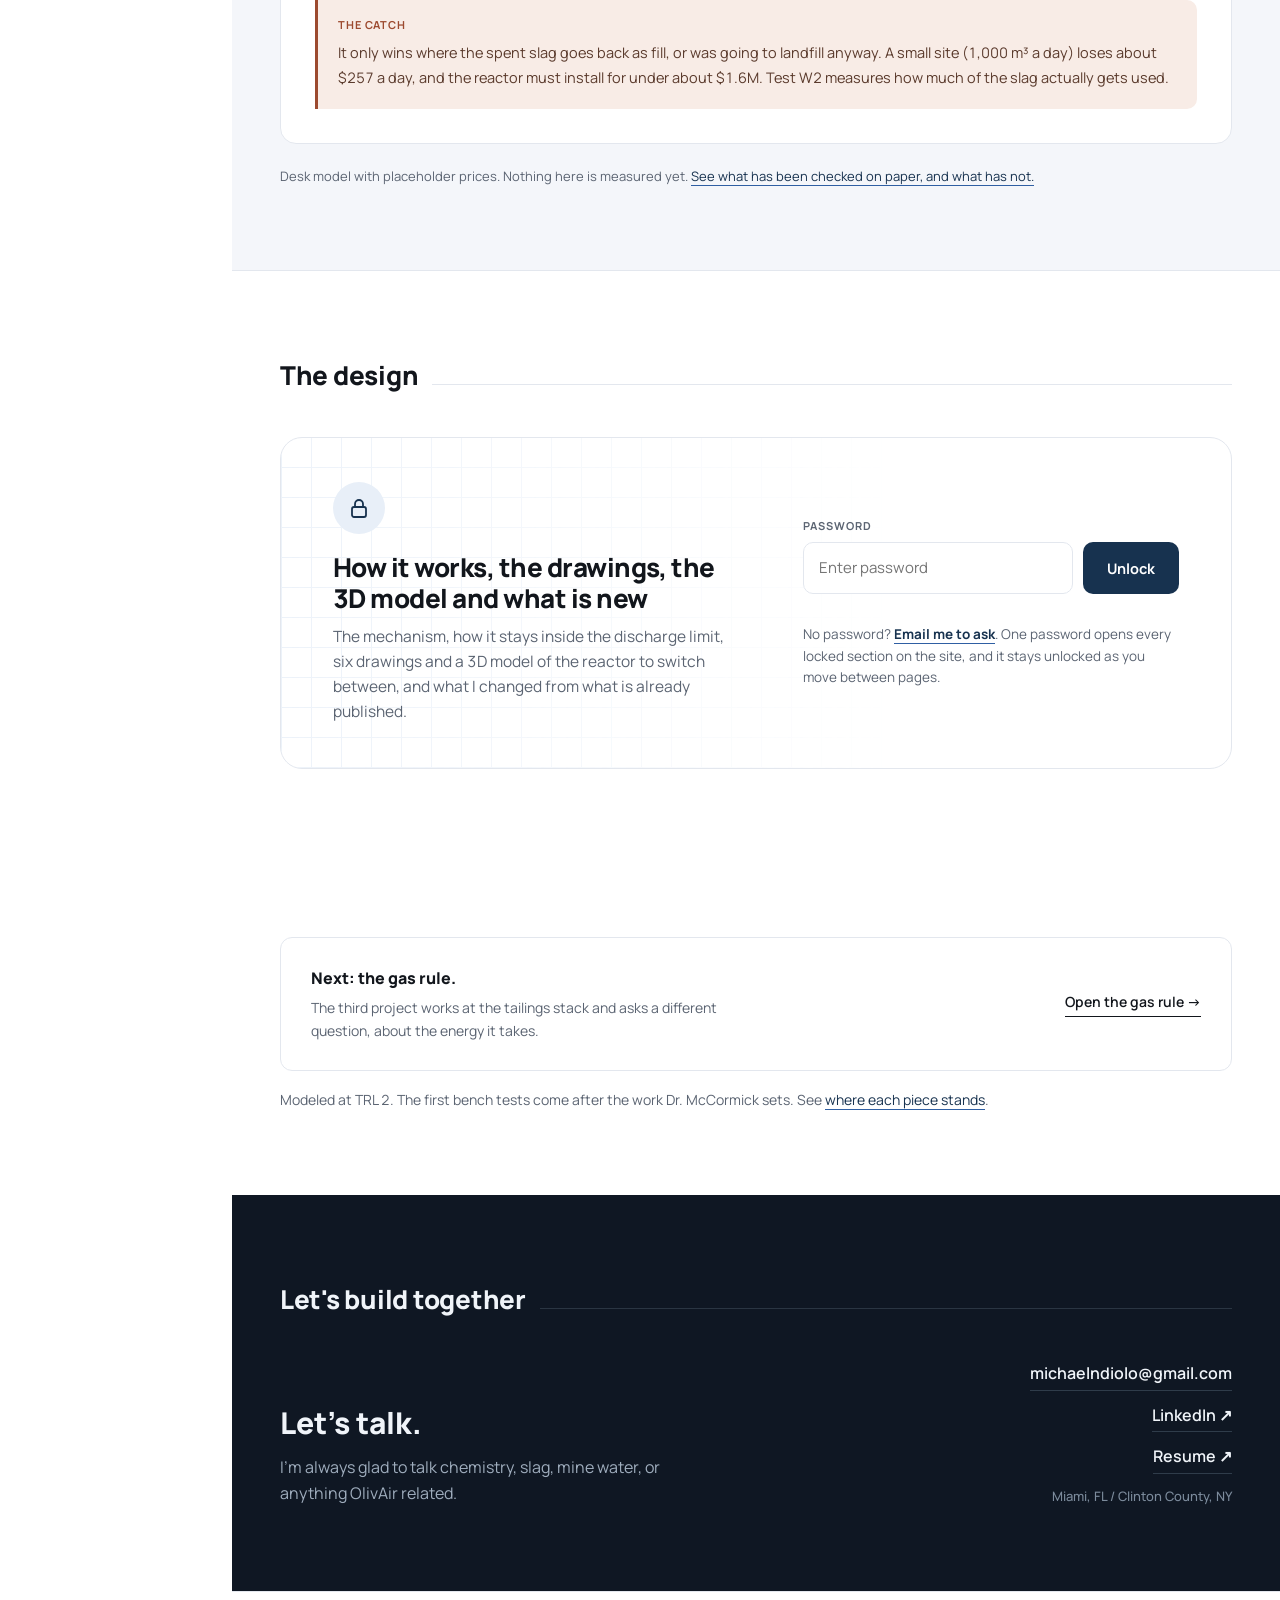
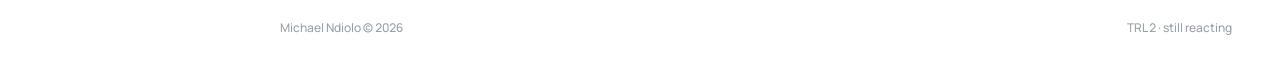
<file: mine-drainage.html>
<!DOCTYPE html>
<html lang="en">
<head>
<meta charset="UTF-8">
<meta name="viewport" content="width=device-width, initial-scale=1.0">
<title>The mine drainage reactor - Michael Ndiolo</title>
<meta name="description" content="Project 02 of the OlivAir study: steel-slag fines in place of quicklime for acid mine water. Modeled, not built.">
<link rel="icon" type="image/png" sizes="32x32" href="assets/favicon-32.png">
<link rel="icon" type="image/png" sizes="16x16" href="assets/favicon-16.png">
<link rel="apple-touch-icon" href="assets/favicon-180.png">
<meta property="og:type" content="website">
<meta property="og:title" content="The mine drainage reactor - Michael Ndiolo">
<meta property="og:description" content="Project 02 of the OlivAir study: steel-slag fines in place of quicklime for acid mine water. Modeled, not built.">
<meta property="og:image" content="assets/olivair-logo.png">
<meta name="twitter:card" content="summary">
<meta name="twitter:title" content="The mine drainage reactor - Michael Ndiolo">
<meta name="twitter:description" content="Project 02 of the OlivAir study: steel-slag fines in place of quicklime for acid mine water. Modeled, not built.">
<meta name="twitter:image" content="assets/olivair-logo.png">
<link rel="preconnect" href="https://fonts.googleapis.com">
<link rel="preconnect" href="https://fonts.gstatic.com" crossorigin>
<link href="https://fonts.googleapis.com/css2?family=Manrope:wght@400;500;600;700;800&display=swap" rel="stylesheet">
<link rel="stylesheet" href="style.css?v=20261126e">
<script data-goatcounter="https://michaelndiolo.goatcounter.com/count" async src="//gc.zgo.at/count.js"></script>
</head>
<body class="">

<aside class="sidebar">
  <div class="name"><a href="index.html">Michael Ndiolo</a></div>
  <nav id="sidenav">
<a class="" href="index.html">Home</a>
<a class="" href="about.html">About</a>
<a class="parent" href="olivair.html">OlivAir</a>
<div class="subnav"><a class="" href="fines-lung.html">Fines lung</a><a class="active" href="mine-drainage.html">Mine drainage<i class="nav-dot" aria-hidden="true"></i></a><a class="" href="gas-rule.html">Gas rule</a></div>
<a class="" href="engineering.html">Engineering</a>
<a class="" href="contact.html">Contact</a>
  </nav>
  <div class="sidebar-bottom">
    <div class="status-pill"><span class="dot"></span>Open to research collaboration</div>
    <a class="sidebar-link" href="olivair.html">View OlivAir &rarr;</a>
    <a class="sidebar-link" href="assets/michael-ndiolo-resume.pdf" target="_blank" rel="noopener">Download resume &rarr;</a>
    <div class="sidebar-cta">Have a project in mind?<strong>Let's talk</strong></div>
    <a class="social" href="https://www.linkedin.com/in/michael-ndiolo-245876327" target="_blank" rel="noopener" aria-label="LinkedIn">in</a>
  </div>
</aside>
<!--rx--><script>
(function(){
  var doc=document,w=doc.querySelector('.subnav-wrap'),nav=doc.getElementById('sidenav');
  var reduce=window.matchMedia&&matchMedia('(prefers-reduced-motion: reduce)').matches;
  function get(k){try{return sessionStorage.getItem(k);}catch(e){return null;}}
  function set(k,v){try{sessionStorage.setItem(k,v);}catch(e){}}
  var dot=nav&&nav.querySelector('.nav-dot');
  function center(el){var r=el.getBoundingClientRect();return {x:r.left+r.width/2,y:r.top+r.height/2};}
  function saveDot(){ if(dot){var c=center(dot); set('rxDot',c.x.toFixed(1)+','+c.y.toFixed(1)); set('rxOpen',w&&w.classList.contains('open')?'1':'0');} }
  if(w&&nav&&!reduce){
    var target=w.classList.contains('open'),prev=get('rxOpen');
    if(prev!==null&&(prev==='1')!==target){
      w.style.transition='none'; w.classList.toggle('open',prev==='1'); void w.offsetHeight; w.style.transition='';
      requestAnimationFrame(function(){requestAnimationFrame(function(){w.classList.toggle('open',target);});});
    }
  }
  if(dot&&!reduce){
    var pd=get('rxDot');
    if(pd){
      var a=pd.split(','),c=center(dot),dx=parseFloat(a[0])-c.x,dy=parseFloat(a[1])-c.y;
      if(isFinite(dx)&&isFinite(dy)&&(Math.abs(dx)>.5||Math.abs(dy)>.5)){
        dot.style.transition='none'; dot.style.transform='translate('+dx+'px,'+dy+'px)'; void dot.offsetHeight; dot.style.transition='';
        requestAnimationFrame(function(){requestAnimationFrame(function(){dot.style.transform='';});});
      }
    }
  }
  window.addEventListener('pagehide',saveDot);
  doc.addEventListener('click',function(e){
    var a=e.target.closest&&e.target.closest('a[href]'); if(!a||e.defaultPrevented||e.button||e.metaKey||e.ctrlKey||e.shiftKey||e.altKey) return;
    if(a.target&&a.target!=='_self') return; if(a.hasAttribute('download')) return;
    var u; try{u=new URL(a.href,location.href);}catch(x){return;}
    if(u.origin!==location.origin||!/\.html?$|\/$/.test(u.pathname)) return;
    if(u.pathname===location.pathname&&u.search===location.search) return;
    saveDot(); if(reduce) return;
    var m=doc.querySelector('.main'); if(!m) return;
    e.preventDefault(); m.classList.add('page-out');
    setTimeout(function(){location.href=a.href;},190);
  });
  window.addEventListener('pageshow',function(e){ if(e.persisted){var m=doc.querySelector('.main'); if(m) m.classList.remove('page-out');} });
})();
</script><!--/rx-->
<div class="main">
  <div class="top-row">
    <details class="mnav"><summary>Menu</summary><div class="mnav-list"><a class="" href="index.html">Home</a><a class="" href="about.html">About</a><a class="" href="olivair.html">OlivAir</a><a class=" sub" href="fines-lung.html">Fines lung</a><a class="active sub" href="mine-drainage.html">Mine drainage</a><a class=" sub" href="gas-rule.html">Gas rule</a><a class="" href="engineering.html">Engineering</a><a class="" href="contact.html">Contact</a></div></details>
    <span>Chemical Engineering &middot; Hamilton College</span>
    <span class="status"><span class="dot"></span>Available for research work</span>
  </div>


<header class="hero small herogrid reveal"><div>
  <div class="eyebrow">Project 02 &middot; at the mine</div>
  <h1>The mine drainage reactor</h1>
  <p class="lead">Steel-slag fines used in place of quicklime to neutralize acid mine water. Modeled on paper: nothing is built and nothing is measured.</p>
  <div class="hero-cta"><a class="link-btn magnet" href="olivair.html">&larr; OlivAir</a><a class="link-btn magnet" href="fines-lung.html">Also: the fines lung &rarr;</a><a class="link-btn magnet" href="gas-rule.html">Next: the gas rule &rarr;</a></div></div><div class="hart"><svg viewBox="0 0 320 190" aria-hidden="true">
<rect x="0" y="166" width="320" height="2" fill="#dfe4ec"/>
<rect x="129" y="28" width="62" height="124" rx="6" fill="#a9cdf2" fill-opacity=".22" stroke="#17324f" stroke-width="2.6"/>
<rect x="131" y="108" width="58" height="42" rx="4" fill="#d9d4c8"/><circle cx="166" cy="131" r="1.7" fill="#8d867c" opacity=".7"/><circle cx="149" cy="146" r="1.7" fill="#8d867c" opacity=".7"/><circle cx="186" cy="123" r="1.7" fill="#8d867c" opacity=".7"/><circle cx="169" cy="138" r="1.7" fill="#8d867c" opacity=".7"/><circle cx="152" cy="115" r="1.7" fill="#8d867c" opacity=".7"/><circle cx="135" cy="130" r="1.7" fill="#8d867c" opacity=".7"/><circle cx="172" cy="145" r="1.7" fill="#8d867c" opacity=".7"/><circle cx="155" cy="122" r="1.7" fill="#8d867c" opacity=".7"/><circle cx="138" cy="137" r="1.7" fill="#8d867c" opacity=".7"/><circle cx="175" cy="114" r="1.7" fill="#8d867c" opacity=".7"/><circle cx="158" cy="129" r="1.7" fill="#8d867c" opacity=".7"/><circle cx="141" cy="144" r="1.7" fill="#8d867c" opacity=".7"/><circle cx="178" cy="121" r="1.7" fill="#8d867c" opacity=".7"/><circle cx="161" cy="136" r="1.7" fill="#8d867c" opacity=".7"/><circle cx="144" cy="113" r="1.7" fill="#8d867c" opacity=".7"/><circle cx="181" cy="128" r="1.7" fill="#8d867c" opacity=".7"/><circle cx="164" cy="143" r="1.7" fill="#8d867c" opacity=".7"/><circle cx="147" cy="120" r="1.7" fill="#8d867c" opacity=".7"/><circle cx="184" cy="135" r="1.7" fill="#8d867c" opacity=".7"/><circle cx="167" cy="112" r="1.7" fill="#8d867c" opacity=".7"/><circle cx="150" cy="127" r="1.7" fill="#8d867c" opacity=".7"/><circle cx="133" cy="142" r="1.7" fill="#8d867c" opacity=".7"/><circle cx="170" cy="119" r="1.7" fill="#8d867c" opacity=".7"/><circle cx="153" cy="134" r="1.7" fill="#8d867c" opacity=".7"/>
<path d="M40 150 H125" stroke="#2f5fa3" stroke-width="7" stroke-linecap="round" opacity=".85"/>
<path d="M195 52 H282" stroke="#a9cdf2" stroke-width="7" stroke-linecap="round"/>
</svg></div>
</header>

<section id="why">
  <div class="wrap">
    <div class="sec-head reveal"><span class="sec-title">The numbers</span><span class="sec-line"></span></div>
    <div class="facts reveal">
      <div class="fact"><div class="v">10,000 m&sup3;</div><div class="l">Of acid water a day at the modeled site</div></div>
      <div class="fact"><div class="v">pH 2&ndash;3 &rarr; 7&ndash;9</div><div class="l">Water in and water out (model)</div></div>
      <div class="fact"><div class="v">&lt; 1 mm</div><div class="l">The slag fines used</div></div>
      <div class="fact"><div class="v">TRL 2</div><div class="l">Modeled and costed on paper, nothing built</div></div>
    </div>
  </div>
</section>

<section id="compare" class="vs alt-bg"><div class="wrap"><div class="sec-head reveal"><span class="sec-title">Does it beat what is done today?</span><span class="sec-line"></span></div><p class="big-lede reveal">Today the reagent is bought lime. <em>Here it is slag that is already a waste.</em></p><article class="vs-card reveal"><div class="vs-extra vs-first"><div class="vs-ct">Daily cost, 10,000 m&sup3; a day at 1,000 mg/L acidity</div><div class="vs-row"><div class="vs-lab">Today: quicklime</div><div class="vs-bar"><div class="vs-track"><i class="today" style="--w:100%"></i></div><b class="vs-val">$1,619</b></div></div><div class="vs-row"><div class="vs-lab">This design, all-in</div><div class="vs-bar"><div class="vs-track"><i class="ours" style="--w:92.8%"></i></div><b class="vs-val">$1,502</b></div></div></div><div class="vs-extra"><div class="vs-ct">Where the $1,502 a day goes: 10,000 m&sup3; a day at 1,000 mg/L acidity</div><div class="vs-split"><span class="vs-mk"><span>Quicklime: $1,619</span></span><div class="vs-bar"><div class="vs-track"><i class="ours" style="--w:32.6%"></i><i class="ours2" style="--w:55.8%"></i></div></div></div><div class="vs-key"><span class="ki"><span class="k k1"></span>Running cost $554 a day</span><span class="ki"><span class="k k2"></span>The reactor's share of its cost: $948 a day</span></div></div><div class="vs-stat"><b>$117</b><span>a day cheaper than quicklime at a large site, at 40% slag use and placeholder prices. A thin margin, and a small site loses.</span></div><div class="vs-text one"><div class="blk catch"><h4>The catch</h4><p>It only wins where the spent slag goes back as fill, or was going to landfill anyway. A small site (1,000 m&sup3; a day) loses about $257 a day, and the reactor must install for under about $1.6M. Test W2 measures how much of the slag actually gets used.</p></div></div></article><p class="vs-foot reveal">Desk model with placeholder prices. Nothing here is measured yet. <a href="engineering.html" class="ul">See what has been checked on paper, and what has not.</a></p></div></section>

<div class="locked" data-src="assets/x-mine.enc" data-kind="html">
<section>
  <div class="wrap">
    <div class="sec-head reveal"><span class="sec-title">The design</span><span class="sec-line"></span></div>
    <div class="lockbox reveal">
      <div class="lb-l"><div class="lb-ic"><svg viewBox="0 0 24 24" fill="none" stroke="currentColor" stroke-width="1.8" stroke-linecap="round" stroke-linejoin="round"><rect x="5" y="11" width="14" height="10" rx="2"/><path d="M8 11V8a4 4 0 0 1 8 0v3"/></svg></div><h3>How it works, the drawings, the 3D model and what is new</h3><p>The mechanism, how it stays inside the discharge limit, six drawings and a 3D model of the reactor to switch between, and what I changed from what is already published.</p></div>
      <form class="lb-f" autocomplete="off">
        <label for="pw-x-mine">Password</label>
        <div class="lb-row"><input type="password" id="pw-x-mine" autocomplete="off" spellcheck="false" placeholder="Enter password"><button type="submit">Unlock</button></div>
        <div class="err" role="alert"></div>
        <div class="ask">No password? <a href="#contact">Email me to ask</a>. One password opens every locked section on the site, and it stays unlocked as you move between pages.</div>
      </form>
    </div>
  </div>
</section>
</div>

<section id="more">
  <div class="wrap">
    <div class="callout reveal">
      <div>
        <h4>Next: the gas rule.</h4>
        <p>The third project works at the tailings stack and asks a different question, about the energy it takes.</p>
      </div>
      <a class="link-btn magnet" href="gas-rule.html">Open the gas rule &rarr;</a>
    </div>
    <p class="reveal dim small" style="margin-top:18px">Modeled at TRL 2. The first bench tests come after the work Dr. McCormick sets. See <a href="engineering.html" class="ul">where each piece stands</a>.</p>
  </div>
</section>

  <section id="contact">
    <div class="wrap">
      <div class="sec-head reveal"><span class="sec-title">Let's build together</span><span class="sec-line"></span></div>
      <div class="contact-inner reveal">
        <div>
          <h2>Let's talk.</h2>
          <p style="color:#9fadbd;max-width:380px;margin-top:8px">I'm always glad to talk chemistry, slag, mine water, or anything OlivAir related.</p>
        </div>
        <div class="contact-links">
          <a href="mailto:michaelndiolo@gmail.com">michaelndiolo@gmail.com</a>
          <a href="https://www.linkedin.com/in/michael-ndiolo-245876327" target="_blank" rel="noopener">LinkedIn &#8599;</a>
          <a href="assets/michael-ndiolo-resume.pdf" target="_blank" rel="noopener">Resume &#8599;</a>
          <span style="font-size:13px;color:#7c8b9c;font-weight:500">Miami, FL / Clinton County, NY</span>
        </div>
      </div>
    </div>
  </section>

  <footer>
    <span>Michael Ndiolo &copy; 2026</span>
    <span>TRL 2 &middot; still reacting</span>
  </footer>
</div>

<script src="gate.js?v=20261126e"></script>
<script src="script.js?v=20261126e"></script>

</body>
</html>
</file>
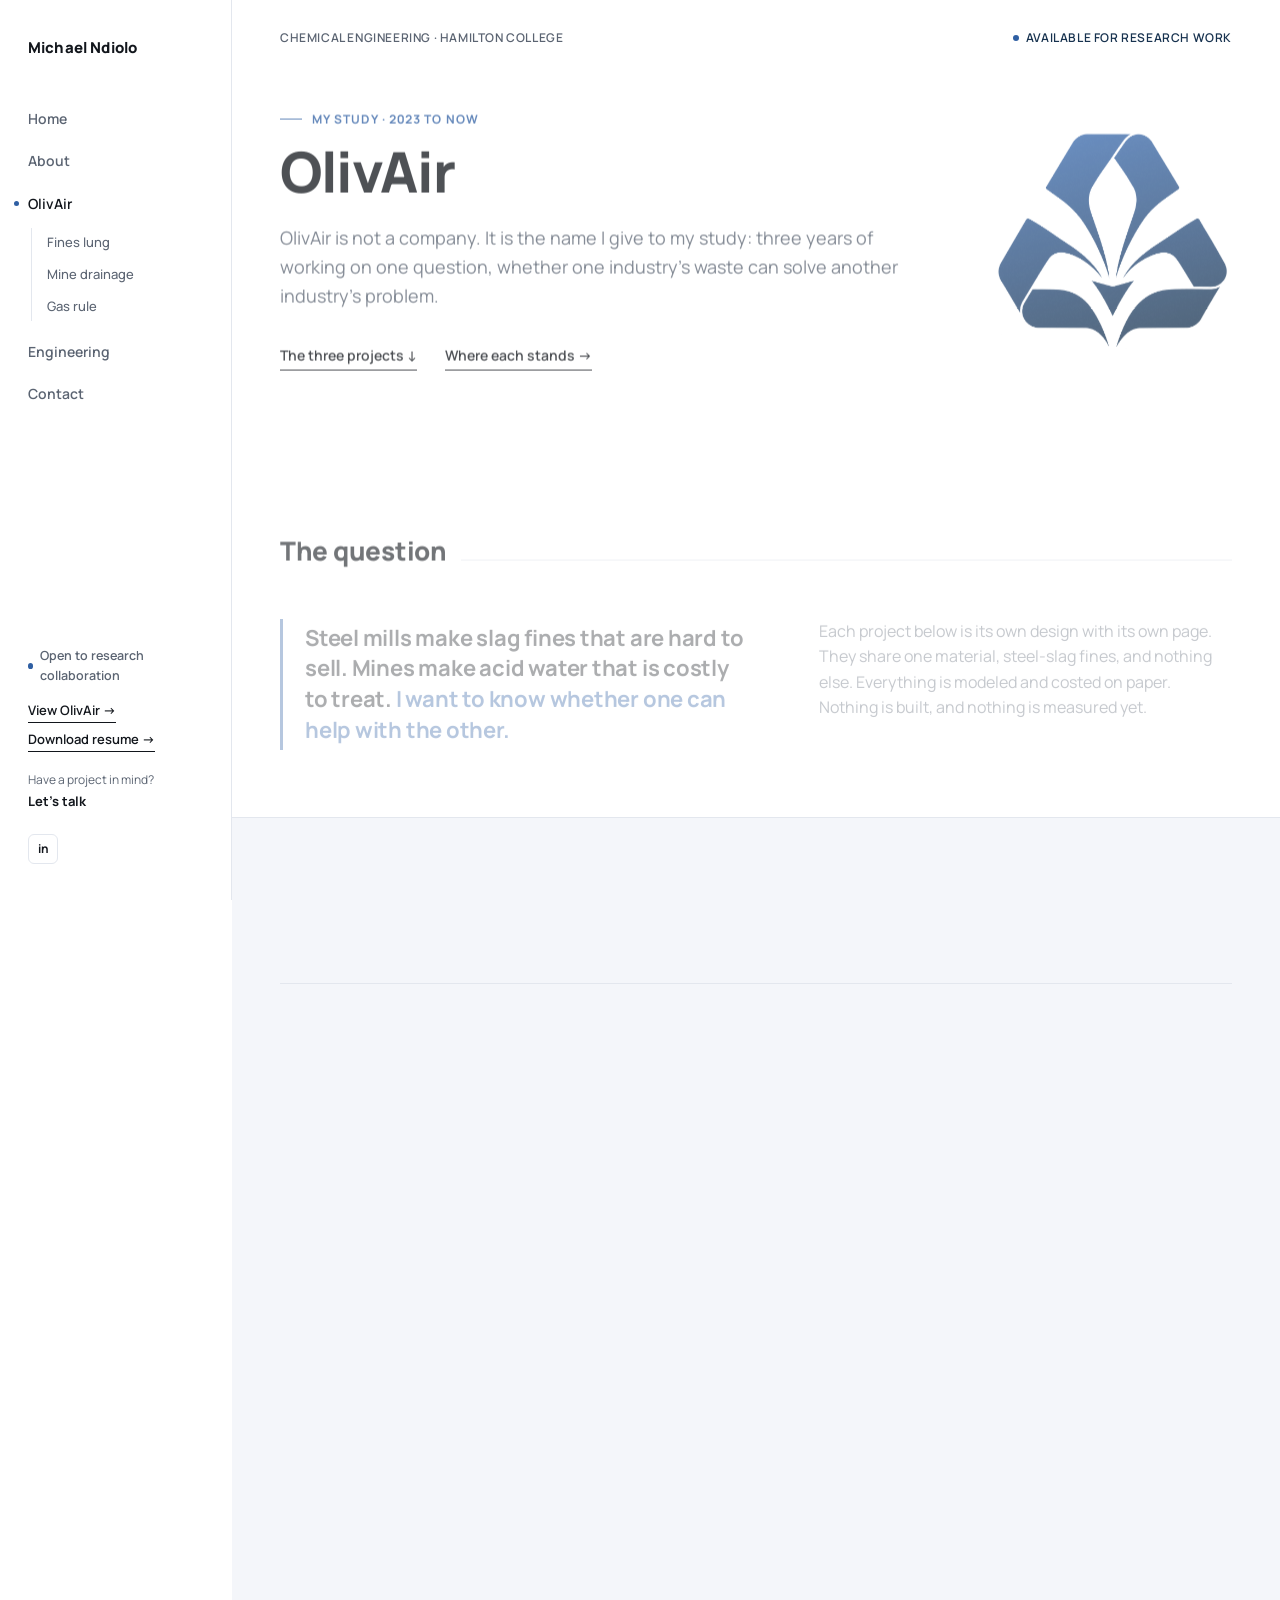
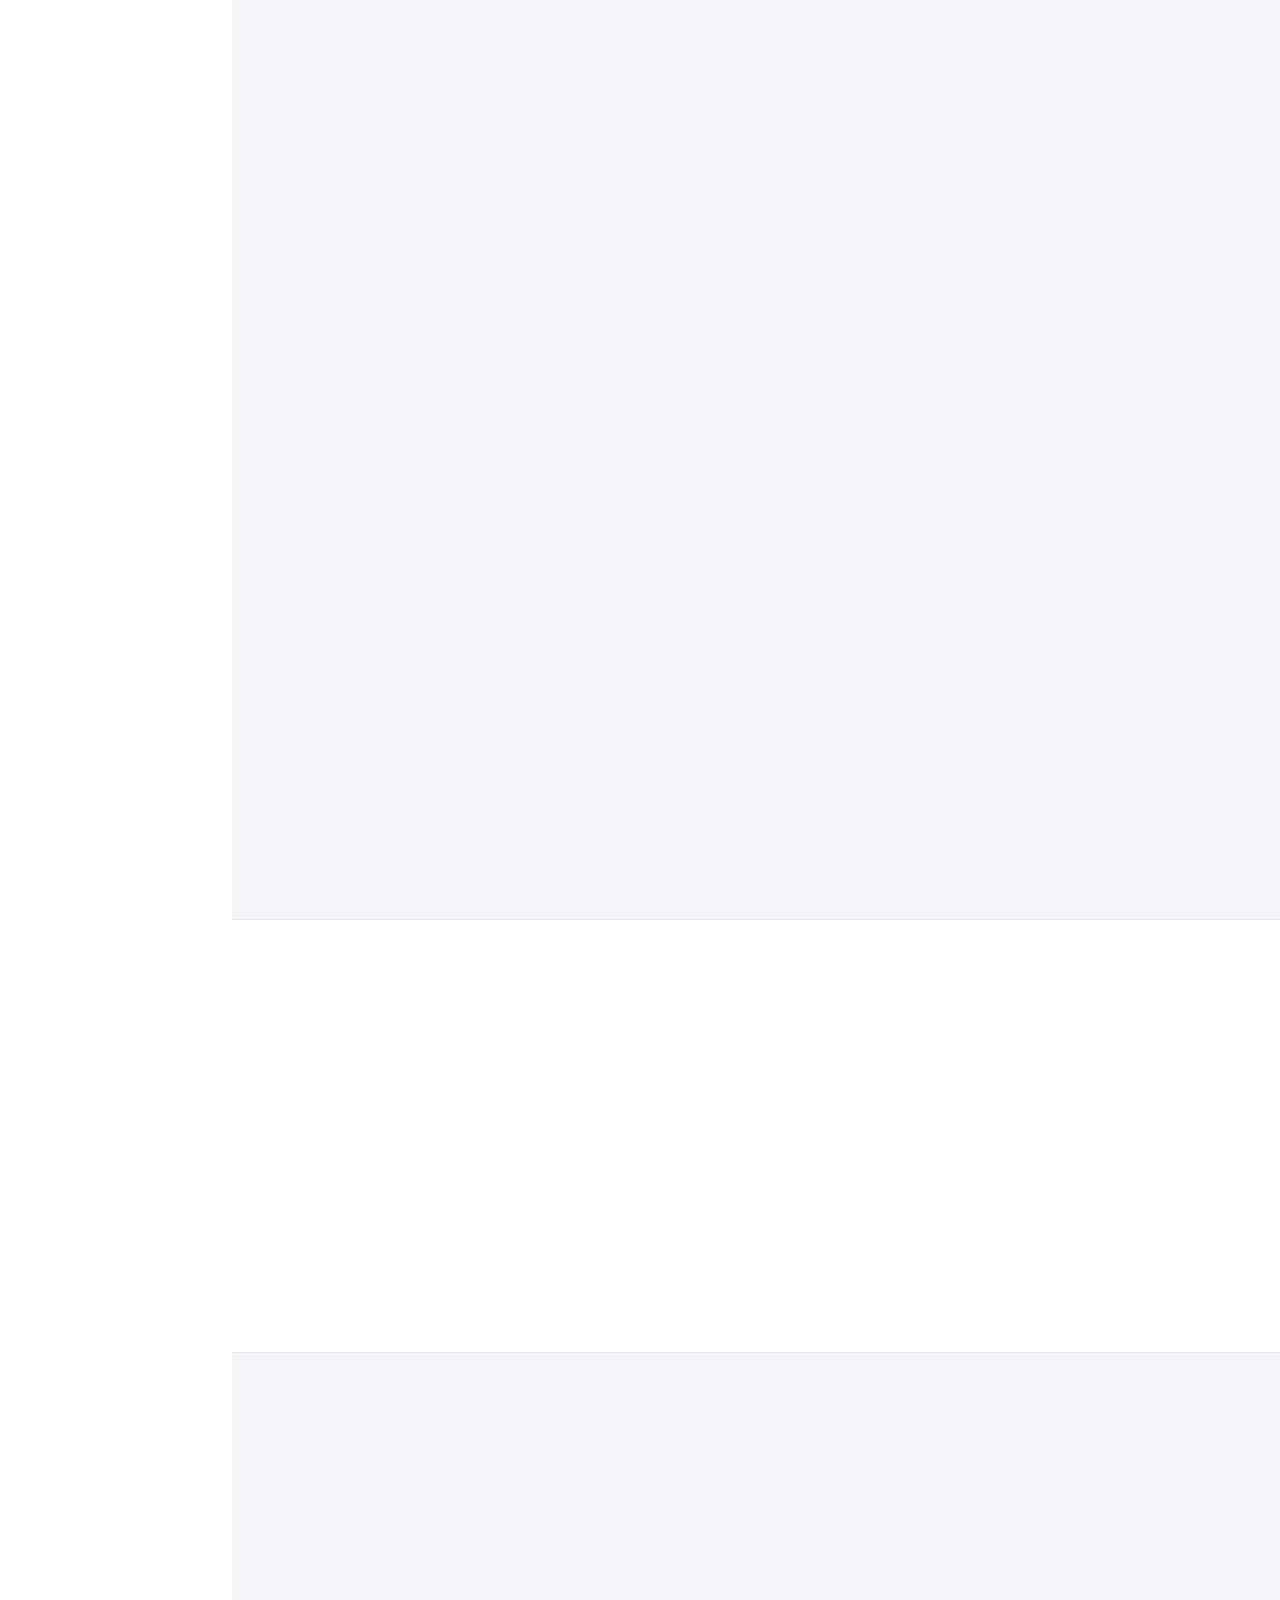
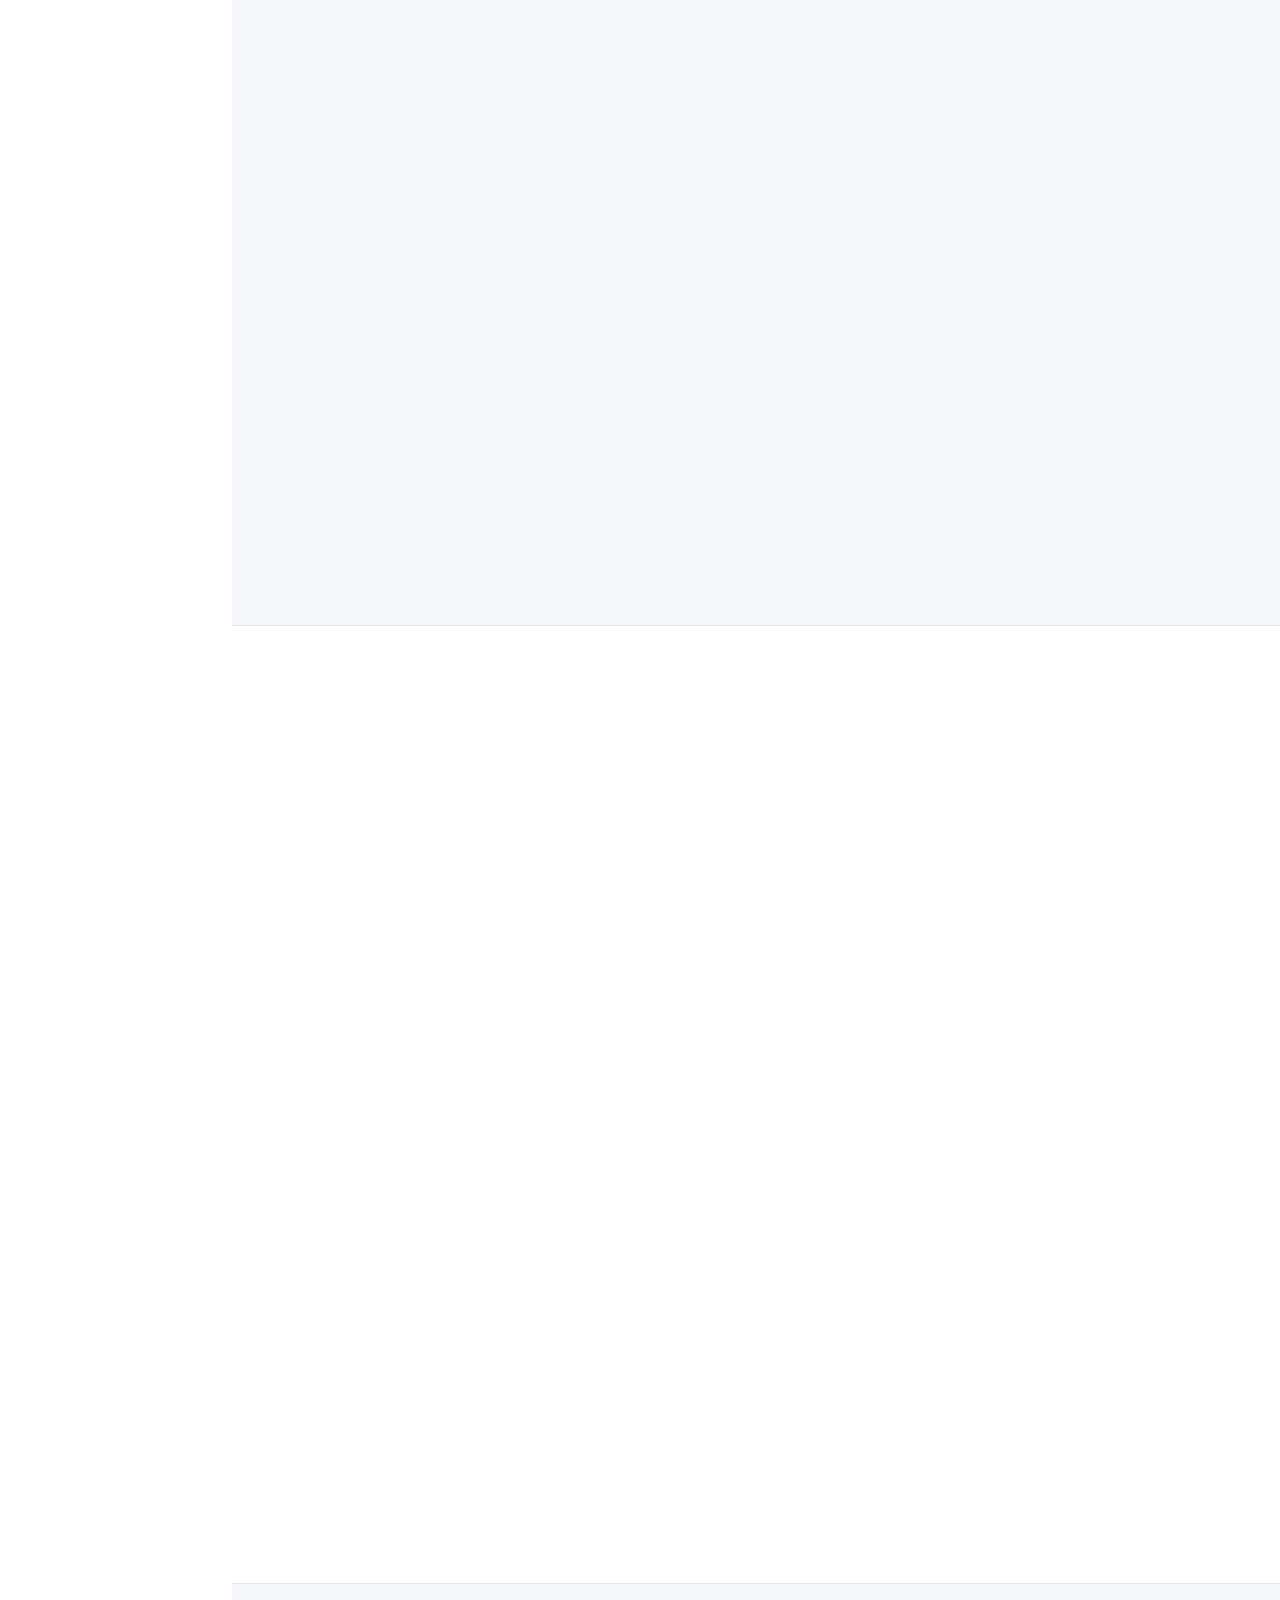
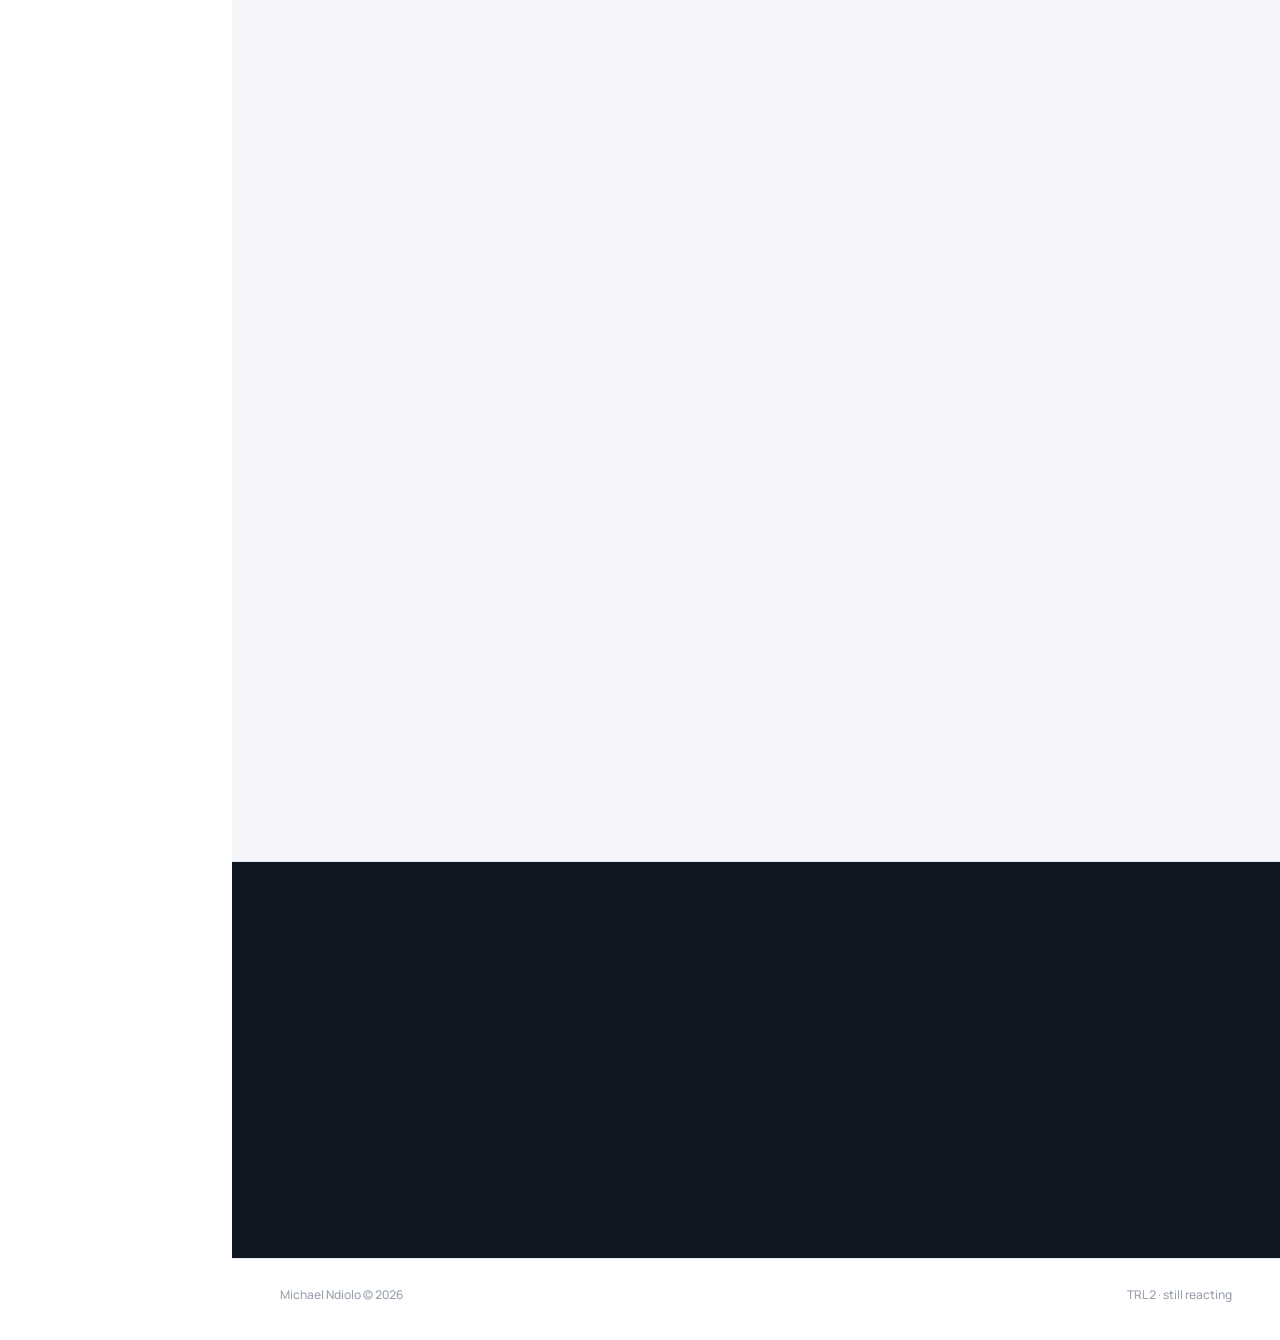
<file: models.html>
<!DOCTYPE html>
<html lang="en">
<head>
<meta charset="UTF-8">
<meta name="viewport" content="width=device-width, initial-scale=1.0">
<title>Moved - Michael Ndiolo</title>
<meta name="robots" content="noindex">
<link rel="canonical" href="https://michaelndiolo.github.io/olivair.html">
<meta http-equiv="refresh" content="0; url=olivair.html">
<link rel="stylesheet" href="style.css?v=20261126e">
</head>
<body class="">
<div class="main" style="margin-left:0;padding:64px 48px">
  <p>This page has moved to <a href="olivair.html" style="border-bottom:1px solid var(--text)">OlivAir, where each project page now has its own 3D model</a>.</p>
</div>
</body>
</html>
</file>
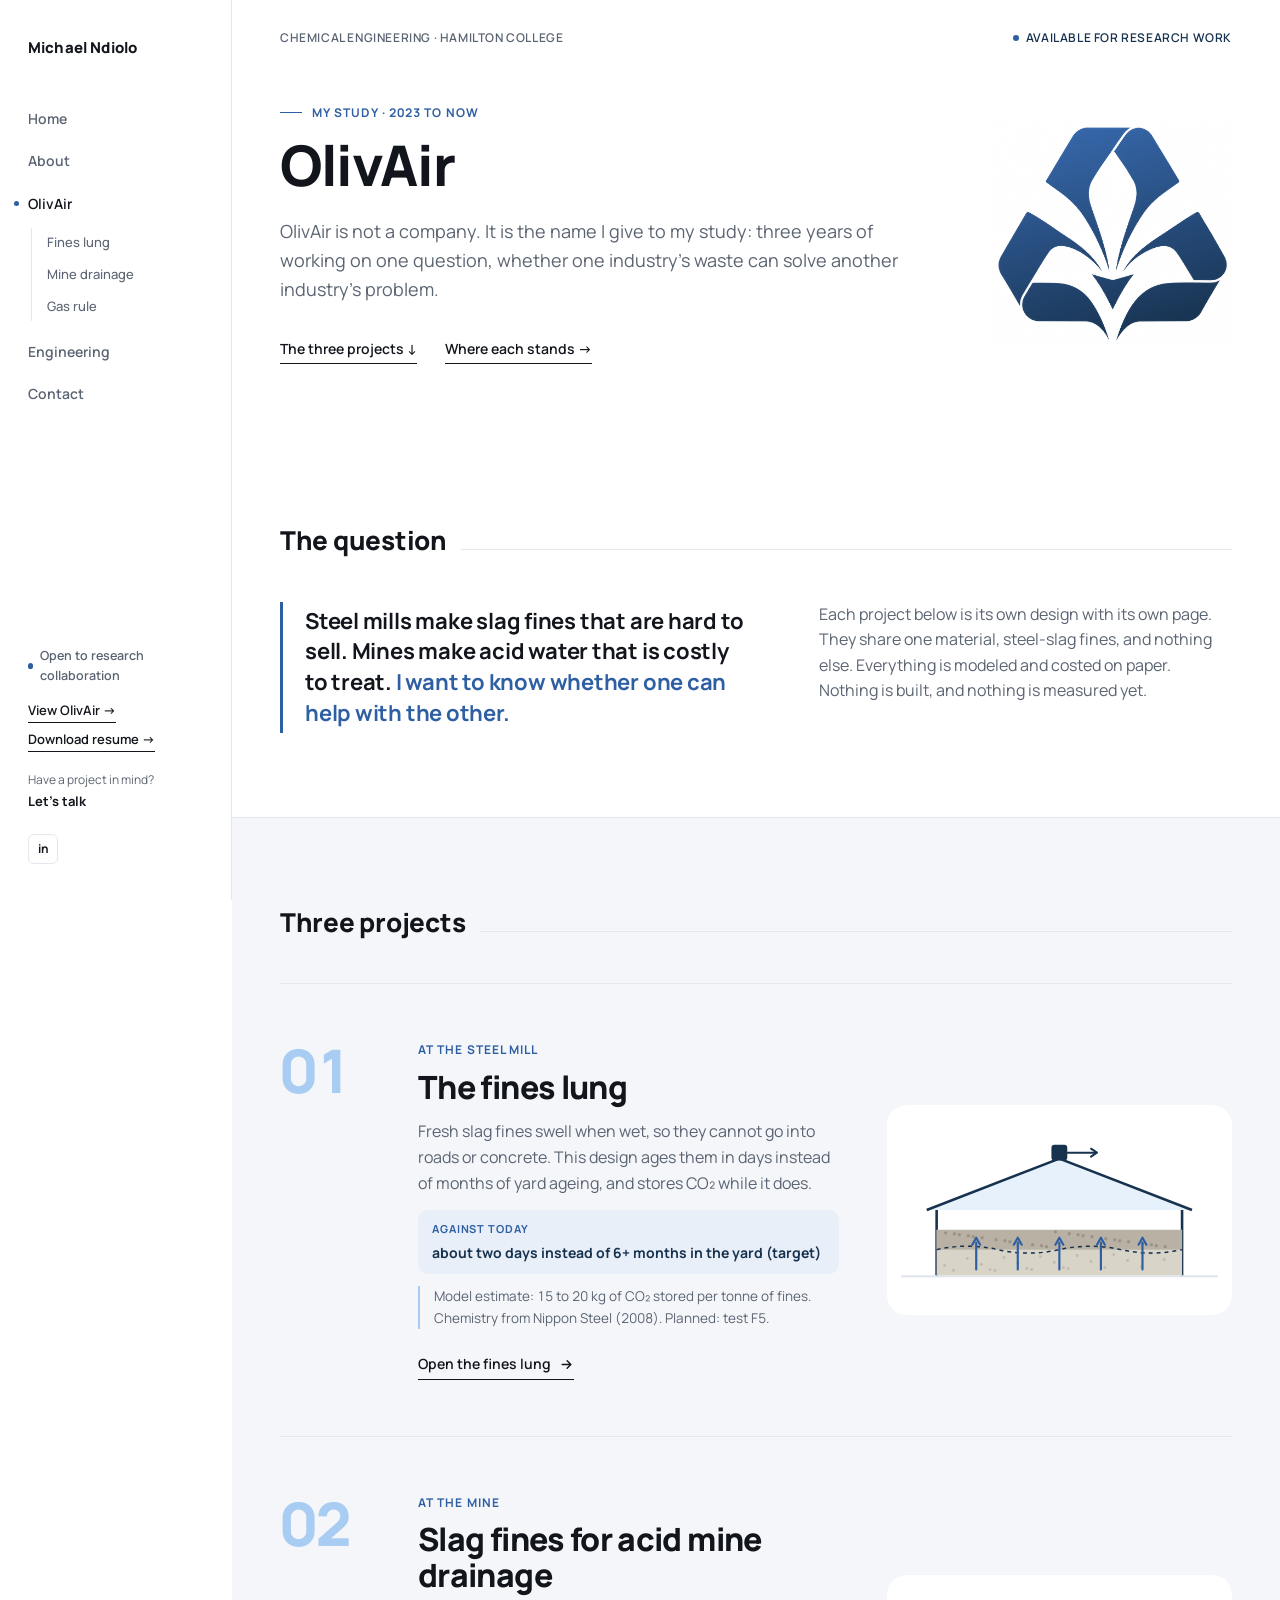
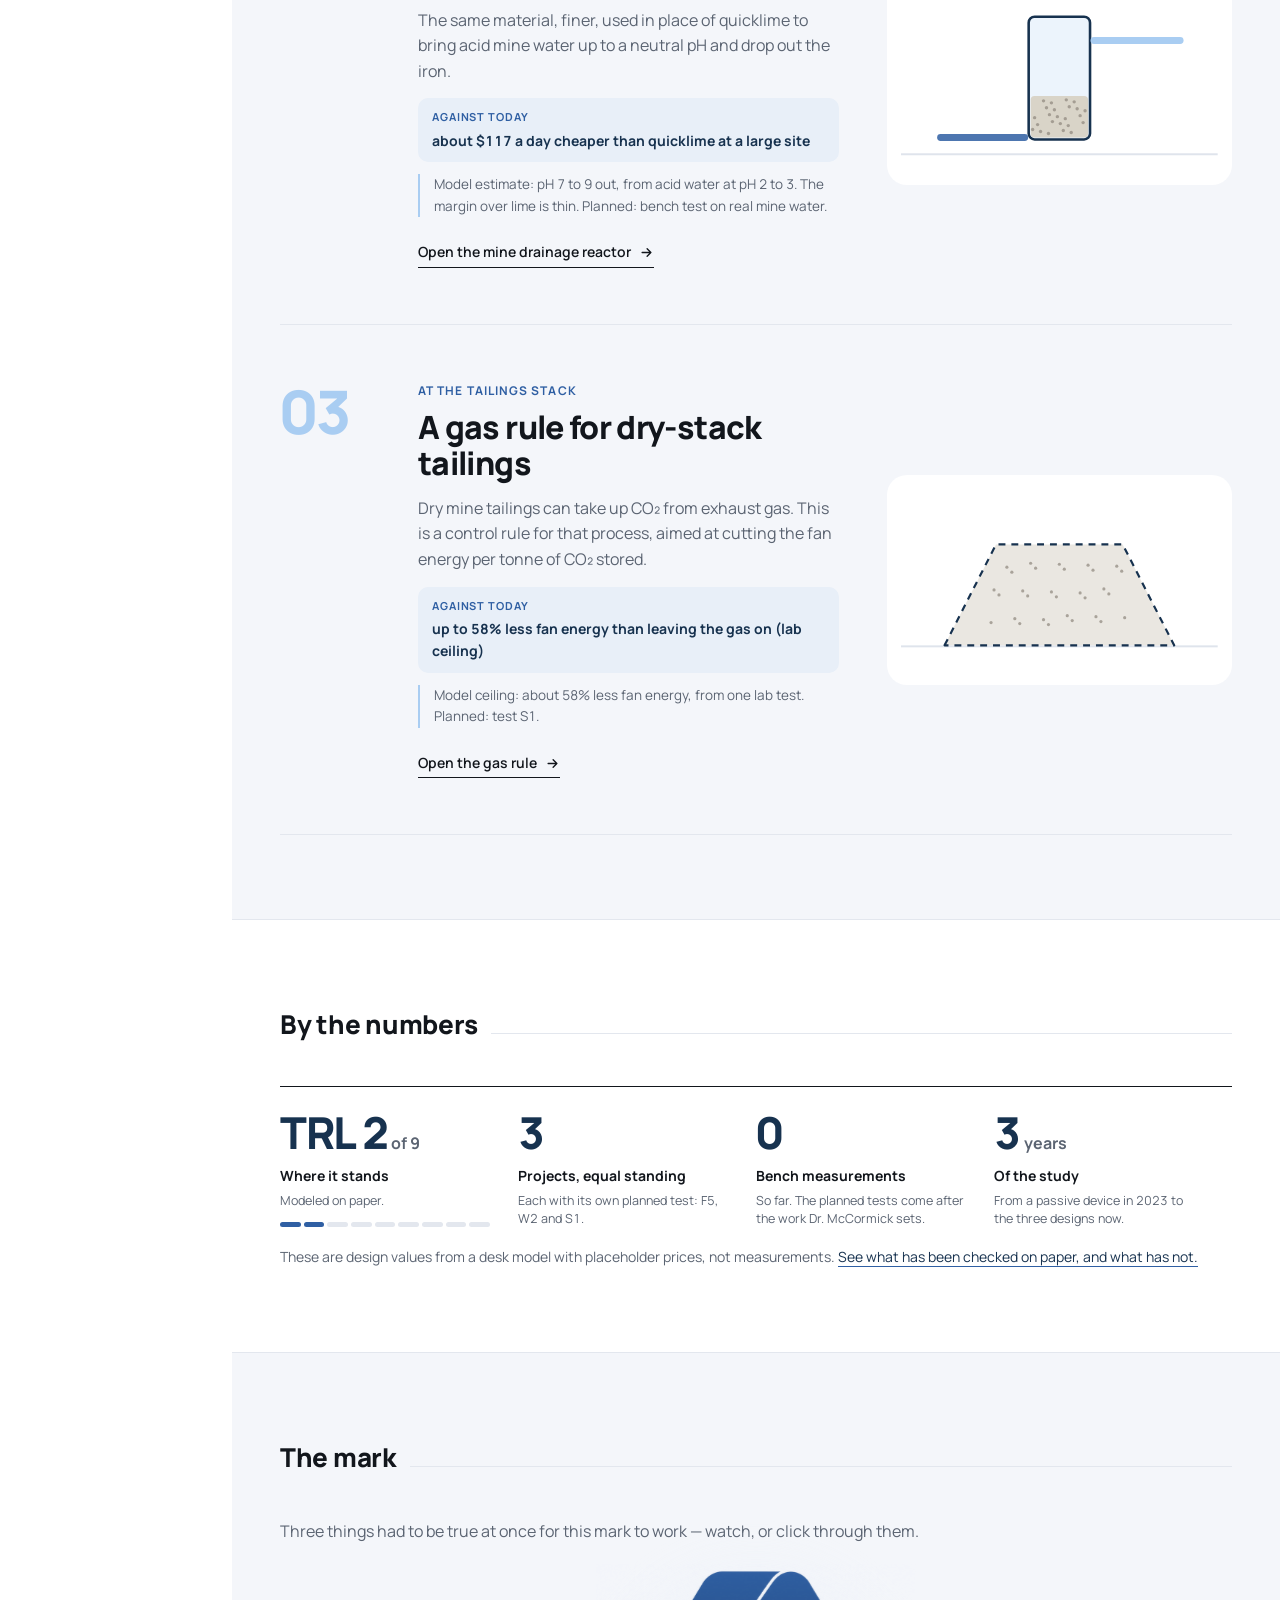
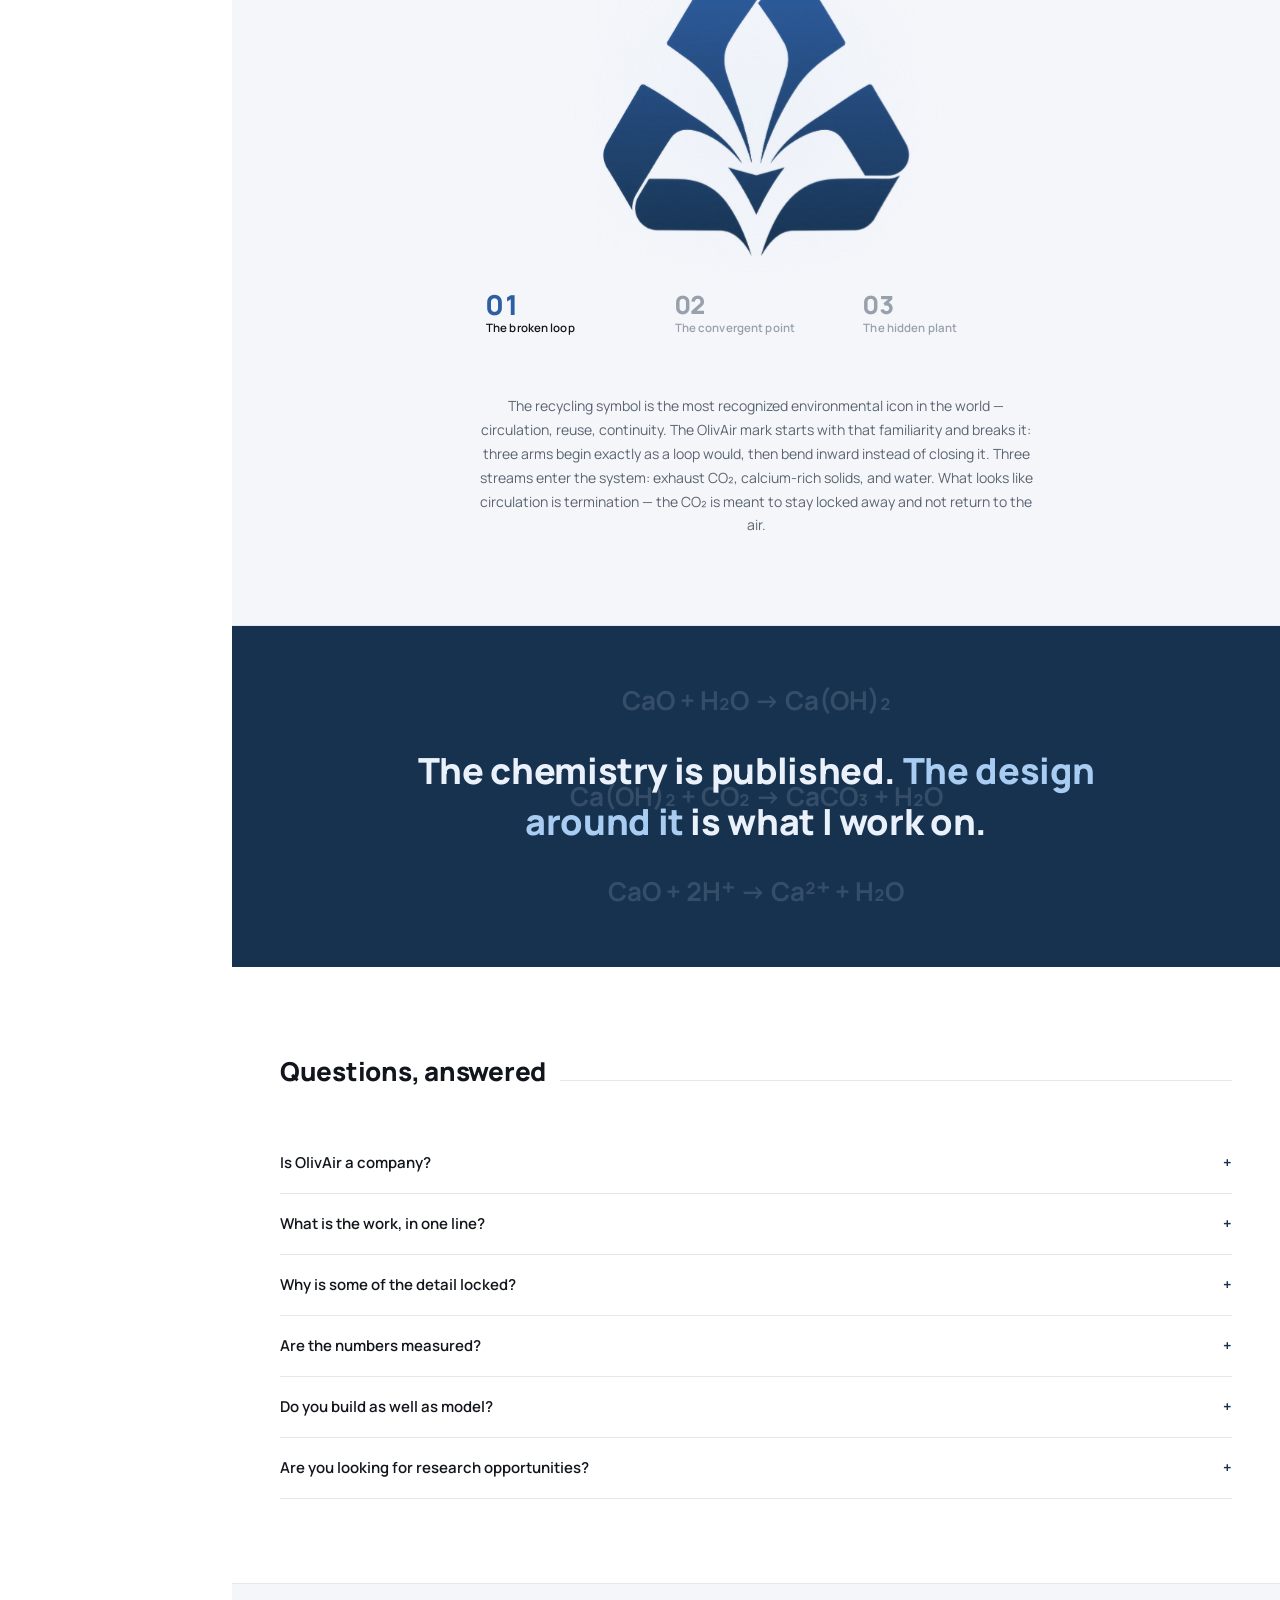
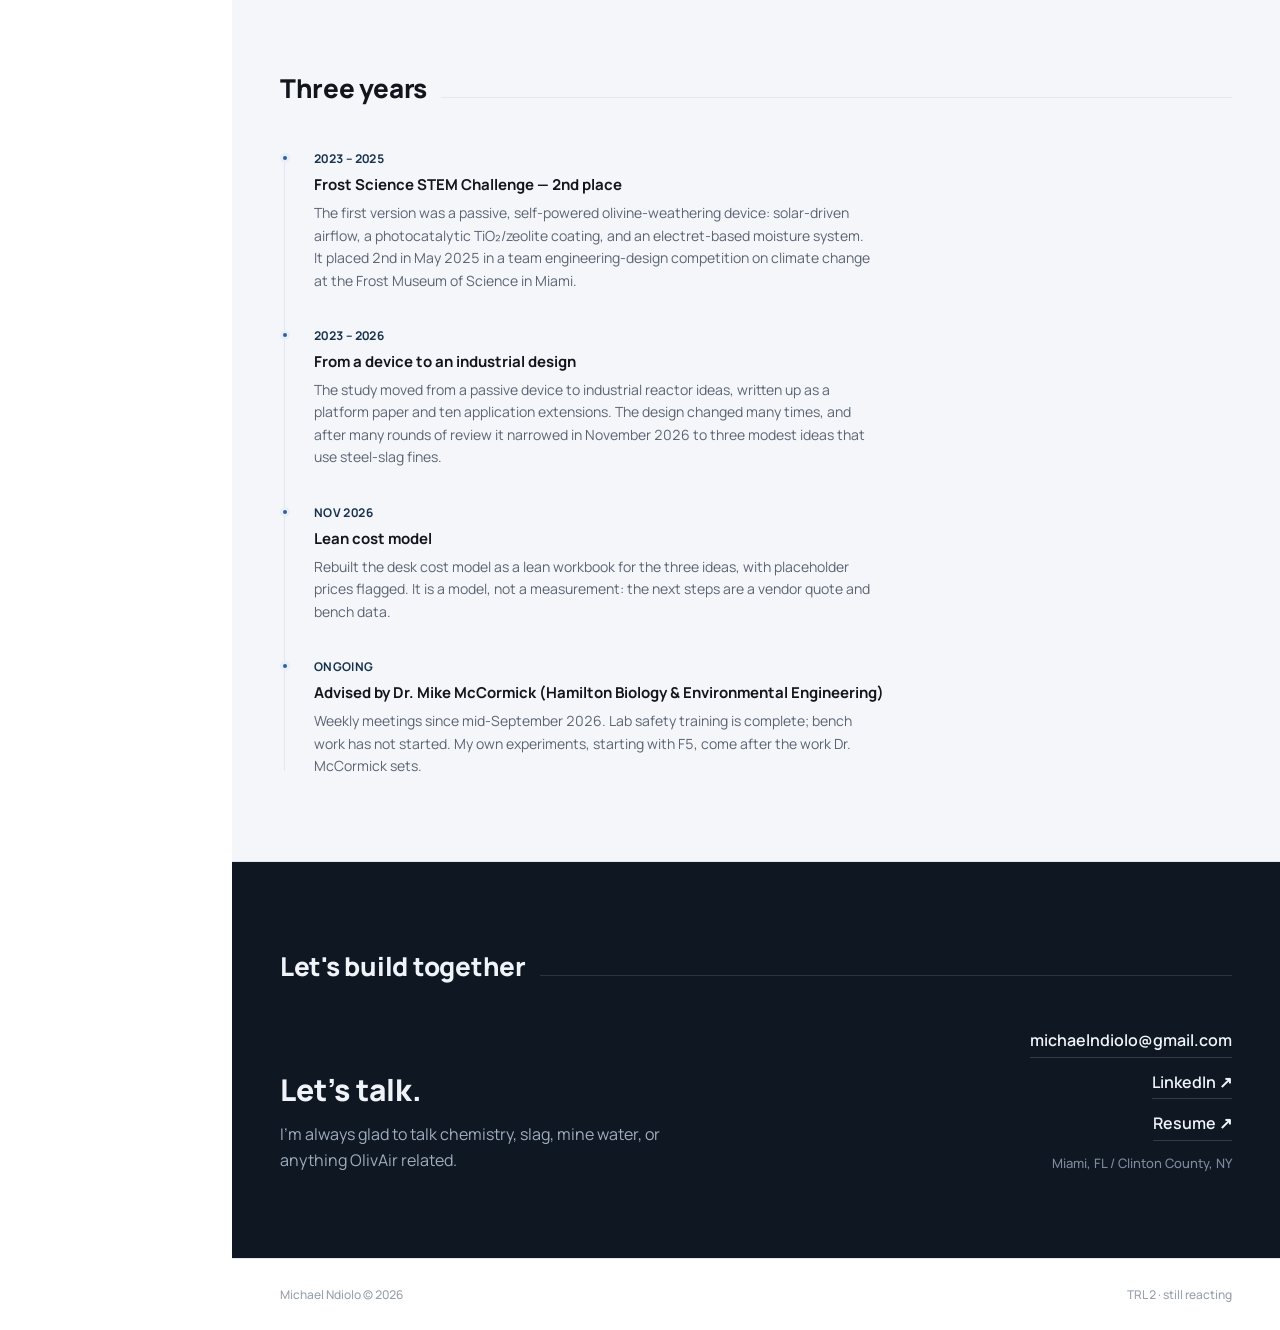
<file: olivair.html>
<!DOCTYPE html>
<html lang="en">
<head>
<meta charset="UTF-8">
<meta name="viewport" content="width=device-width, initial-scale=1.0">
<title>OlivAir - Michael Ndiolo</title>
<meta name="description" content="OlivAir is not a company. It is the name Michael Ndiolo gives to his study of steel-slag fines: three projects, modeled on paper, none built.">
<link rel="icon" type="image/png" sizes="32x32" href="assets/favicon-32.png">
<link rel="icon" type="image/png" sizes="16x16" href="assets/favicon-16.png">
<link rel="apple-touch-icon" href="assets/favicon-180.png">
<meta property="og:type" content="website">
<meta property="og:title" content="OlivAir - Michael Ndiolo">
<meta property="og:description" content="OlivAir is not a company. It is the name Michael Ndiolo gives to his study of steel-slag fines: three projects, modeled on paper, none built.">
<meta property="og:image" content="assets/olivair-logo.png">
<meta name="twitter:card" content="summary">
<meta name="twitter:title" content="OlivAir - Michael Ndiolo">
<meta name="twitter:description" content="OlivAir is not a company. It is the name Michael Ndiolo gives to his study of steel-slag fines: three projects, modeled on paper, none built.">
<meta name="twitter:image" content="assets/olivair-logo.png">
<link rel="preconnect" href="https://fonts.googleapis.com">
<link rel="preconnect" href="https://fonts.gstatic.com" crossorigin>
<link href="https://fonts.googleapis.com/css2?family=Manrope:wght@400;500;600;700;800&display=swap" rel="stylesheet">
<link rel="stylesheet" href="style.css?v=20261126e">
<script data-goatcounter="https://michaelndiolo.goatcounter.com/count" async src="//gc.zgo.at/count.js"></script>
</head>
<body class="">

<aside class="sidebar">
  <div class="name"><a href="index.html">Michael Ndiolo</a></div>
  <nav id="sidenav">
<a class="" href="index.html">Home</a>
<a class="" href="about.html">About</a>
<a class="active" href="olivair.html">OlivAir<i class="nav-dot" aria-hidden="true"></i></a>
<div class="subnav"><a class="" href="fines-lung.html">Fines lung</a><a class="" href="mine-drainage.html">Mine drainage</a><a class="" href="gas-rule.html">Gas rule</a></div>
<a class="" href="engineering.html">Engineering</a>
<a class="" href="contact.html">Contact</a>
  </nav>
  <div class="sidebar-bottom">
    <div class="status-pill"><span class="dot"></span>Open to research collaboration</div>
    <a class="sidebar-link" href="olivair.html">View OlivAir &rarr;</a>
    <a class="sidebar-link" href="assets/michael-ndiolo-resume.pdf" target="_blank" rel="noopener">Download resume &rarr;</a>
    <div class="sidebar-cta">Have a project in mind?<strong>Let's talk</strong></div>
    <a class="social" href="https://www.linkedin.com/in/michael-ndiolo-245876327" target="_blank" rel="noopener" aria-label="LinkedIn">in</a>
  </div>
</aside>
<!--rx--><script>
(function(){
  var doc=document,w=doc.querySelector('.subnav-wrap'),nav=doc.getElementById('sidenav');
  var reduce=window.matchMedia&&matchMedia('(prefers-reduced-motion: reduce)').matches;
  function get(k){try{return sessionStorage.getItem(k);}catch(e){return null;}}
  function set(k,v){try{sessionStorage.setItem(k,v);}catch(e){}}
  var dot=nav&&nav.querySelector('.nav-dot');
  function center(el){var r=el.getBoundingClientRect();return {x:r.left+r.width/2,y:r.top+r.height/2};}
  function saveDot(){ if(dot){var c=center(dot); set('rxDot',c.x.toFixed(1)+','+c.y.toFixed(1)); set('rxOpen',w&&w.classList.contains('open')?'1':'0');} }
  if(w&&nav&&!reduce){
    var target=w.classList.contains('open'),prev=get('rxOpen');
    if(prev!==null&&(prev==='1')!==target){
      w.style.transition='none'; w.classList.toggle('open',prev==='1'); void w.offsetHeight; w.style.transition='';
      requestAnimationFrame(function(){requestAnimationFrame(function(){w.classList.toggle('open',target);});});
    }
  }
  if(dot&&!reduce){
    var pd=get('rxDot');
    if(pd){
      var a=pd.split(','),c=center(dot),dx=parseFloat(a[0])-c.x,dy=parseFloat(a[1])-c.y;
      if(isFinite(dx)&&isFinite(dy)&&(Math.abs(dx)>.5||Math.abs(dy)>.5)){
        dot.style.transition='none'; dot.style.transform='translate('+dx+'px,'+dy+'px)'; void dot.offsetHeight; dot.style.transition='';
        requestAnimationFrame(function(){requestAnimationFrame(function(){dot.style.transform='';});});
      }
    }
  }
  window.addEventListener('pagehide',saveDot);
  doc.addEventListener('click',function(e){
    var a=e.target.closest&&e.target.closest('a[href]'); if(!a||e.defaultPrevented||e.button||e.metaKey||e.ctrlKey||e.shiftKey||e.altKey) return;
    if(a.target&&a.target!=='_self') return; if(a.hasAttribute('download')) return;
    var u; try{u=new URL(a.href,location.href);}catch(x){return;}
    if(u.origin!==location.origin||!/\.html?$|\/$/.test(u.pathname)) return;
    if(u.pathname===location.pathname&&u.search===location.search) return;
    saveDot(); if(reduce) return;
    var m=doc.querySelector('.main'); if(!m) return;
    e.preventDefault(); m.classList.add('page-out');
    setTimeout(function(){location.href=a.href;},190);
  });
  window.addEventListener('pageshow',function(e){ if(e.persisted){var m=doc.querySelector('.main'); if(m) m.classList.remove('page-out');} });
})();
</script><!--/rx-->
<div class="main">
  <div class="top-row">
    <details class="mnav"><summary>Menu</summary><div class="mnav-list"><a class="" href="index.html">Home</a><a class="" href="about.html">About</a><a class="active" href="olivair.html">OlivAir</a><a class=" sub" href="fines-lung.html">Fines lung</a><a class=" sub" href="mine-drainage.html">Mine drainage</a><a class=" sub" href="gas-rule.html">Gas rule</a><a class="" href="engineering.html">Engineering</a><a class="" href="contact.html">Contact</a></div></details>
    <span>Chemical Engineering &middot; Hamilton College</span>
    <span class="status"><span class="dot"></span>Available for research work</span>
  </div>


<header class="ov-hero reveal">
  <div>
    <div class="eyebrow">My study &middot; 2023 to now</div>
    <h1>OlivAir</h1>
    <p class="lead">OlivAir is not a company. It is the name I give to my study: three years of working on one question, whether one industry's waste can solve another industry's problem.</p>
    <div class="hero-cta">
      <a class="link-btn magnet" href="#projects">The three projects &darr;</a>
      <a class="link-btn magnet" href="engineering.html">Where each stands &rarr;</a>
    </div>
  </div>
  <div class="ov-mark markmask" role="img" aria-label="The OlivAir mark"></div>
</header>

<section id="project">
  <div class="wrap">
    <div class="sec-head reveal"><span class="sec-title">The question</span><span class="sec-line"></span></div>
    <div class="split reveal">
      <p class="pullquote">Steel mills make slag fines that are hard to sell. Mines make acid water that is costly to treat. <em>I want to know whether one can help with the other.</em></p>
      <p class="dim">Each project below is its own design with its own page. They share one material, steel-slag fines, and nothing else. Everything is modeled and costed on paper. Nothing is built, and nothing is measured yet.</p>
    </div>
  </div>
</section>

<section id="projects" class="alt-bg">
  <div class="wrap">
    <div class="sec-head reveal"><span class="sec-title">Three projects</span><span class="sec-line"></span></div>
    <div class="projects">
      <article class="proj  reveal">
  <div class="pn">01</div>
  <div class="pt"><div class="k">At the steel mill</div><h3>The fines lung</h3><p>Fresh slag fines swell when wet, so they cannot go into roads or concrete. This design ages them in days instead of months of yard ageing, and stores CO&#8322; while it does.</p><div class="pvs"><b>Against today</b><span>about two days instead of 6+ months in the yard (target)</span></div><div class="pmeta">Model estimate: 15 to 20 kg of CO&#8322; stored per tonne of fines. Chemistry from Nippon Steel (2008). Planned: test F5.</div><a class="link-btn go" href="fines-lung.html">Open the fines lung <svg viewBox="0 0 24 24" fill="none" stroke="currentColor" stroke-width="2.2" stroke-linecap="round" stroke-linejoin="round"><path d="M5 12h14M13 6l6 6-6 6"/></svg></a></div>
  <div class="pa"><svg viewBox="0 0 320 190" aria-hidden="true">
<rect x="0" y="158" width="320" height="2" fill="#dfe4ec"/>
<path d="M26 92 L160 40 L294 92" fill="#a9cdf2" fill-opacity=".28" stroke="#17324f" stroke-width="2.6" stroke-linejoin="round"/>
<path d="M36 92 V158 M284 92 V158" stroke="#17324f" stroke-width="2.6"/>
<rect x="36" y="112" width="248" height="46" fill="#d9d4c8"/>
<rect x="36" y="112" width="248" height="20" fill="#b9b2a4"/>
<circle cx="73" cy="119" r="1.7" fill="#8d867c" opacity=".7"/><circle cx="110" cy="124" r="1.7" fill="#8d867c" opacity=".7"/><circle cx="147" cy="129" r="1.7" fill="#8d867c" opacity=".7"/><circle cx="184" cy="118" r="1.7" fill="#8d867c" opacity=".7"/><circle cx="221" cy="123" r="1.7" fill="#8d867c" opacity=".7"/><circle cx="258" cy="128" r="1.7" fill="#8d867c" opacity=".7"/><circle cx="59" cy="117" r="1.7" fill="#8d867c" opacity=".7"/><circle cx="96" cy="122" r="1.7" fill="#8d867c" opacity=".7"/><circle cx="133" cy="127" r="1.7" fill="#8d867c" opacity=".7"/><circle cx="170" cy="116" r="1.7" fill="#8d867c" opacity=".7"/><circle cx="207" cy="121" r="1.7" fill="#8d867c" opacity=".7"/><circle cx="244" cy="126" r="1.7" fill="#8d867c" opacity=".7"/><circle cx="45" cy="115" r="1.7" fill="#8d867c" opacity=".7"/><circle cx="82" cy="120" r="1.7" fill="#8d867c" opacity=".7"/><circle cx="119" cy="125" r="1.7" fill="#8d867c" opacity=".7"/><circle cx="156" cy="114" r="1.7" fill="#8d867c" opacity=".7"/><circle cx="193" cy="119" r="1.7" fill="#8d867c" opacity=".7"/><circle cx="230" cy="124" r="1.7" fill="#8d867c" opacity=".7"/><circle cx="267" cy="129" r="1.7" fill="#8d867c" opacity=".7"/><circle cx="68" cy="118" r="1.7" fill="#8d867c" opacity=".7"/><circle cx="105" cy="123" r="1.7" fill="#8d867c" opacity=".7"/><circle cx="142" cy="128" r="1.7" fill="#8d867c" opacity=".7"/><circle cx="179" cy="117" r="1.7" fill="#8d867c" opacity=".7"/><circle cx="216" cy="122" r="1.7" fill="#8d867c" opacity=".7"/><circle cx="253" cy="127" r="1.7" fill="#8d867c" opacity=".7"/><circle cx="54" cy="116" r="1.7" fill="#8d867c" opacity=".7"/><circle cx="95" cy="153" r="1.5" fill="#b9b2a4" opacity=".7"/><circle cx="132" cy="152" r="1.5" fill="#b9b2a4" opacity=".7"/><circle cx="169" cy="151" r="1.5" fill="#b9b2a4" opacity=".7"/><circle cx="206" cy="150" r="1.5" fill="#b9b2a4" opacity=".7"/><circle cx="243" cy="149" r="1.5" fill="#b9b2a4" opacity=".7"/><circle cx="44" cy="148" r="1.5" fill="#b9b2a4" opacity=".7"/><circle cx="81" cy="147" r="1.5" fill="#b9b2a4" opacity=".7"/><circle cx="118" cy="146" r="1.5" fill="#b9b2a4" opacity=".7"/><circle cx="155" cy="145" r="1.5" fill="#b9b2a4" opacity=".7"/><circle cx="192" cy="144" r="1.5" fill="#b9b2a4" opacity=".7"/><circle cx="229" cy="143" r="1.5" fill="#b9b2a4" opacity=".7"/><circle cx="266" cy="142" r="1.5" fill="#b9b2a4" opacity=".7"/><circle cx="67" cy="141" r="1.5" fill="#b9b2a4" opacity=".7"/><circle cx="104" cy="140" r="1.5" fill="#b9b2a4" opacity=".7"/><circle cx="141" cy="139" r="1.5" fill="#b9b2a4" opacity=".7"/><circle cx="178" cy="138" r="1.5" fill="#b9b2a4" opacity=".7"/><circle cx="215" cy="137" r="1.5" fill="#b9b2a4" opacity=".7"/><circle cx="252" cy="136" r="1.5" fill="#b9b2a4" opacity=".7"/><circle cx="53" cy="153" r="1.5" fill="#b9b2a4" opacity=".7"/><circle cx="90" cy="152" r="1.5" fill="#b9b2a4" opacity=".7"/><circle cx="127" cy="151" r="1.5" fill="#b9b2a4" opacity=".7"/><circle cx="164" cy="150" r="1.5" fill="#b9b2a4" opacity=".7"/>
<path d="M36 132 q31 -7 62 0 t62 0 t62 0 t62 0" fill="none" stroke="#17324f" stroke-width="1.5" stroke-dasharray="4 4"/>
<path d="M76 152 V125" stroke="#2f5fa3" stroke-width="2.2" stroke-linecap="round"/><path d="M72 127 L76 120 L80 127" fill="none" stroke="#2f5fa3" stroke-width="2.2" stroke-linecap="round" stroke-linejoin="round"/><path d="M118 152 V125" stroke="#2f5fa3" stroke-width="2.2" stroke-linecap="round"/><path d="M114 127 L118 120 L122 127" fill="none" stroke="#2f5fa3" stroke-width="2.2" stroke-linecap="round" stroke-linejoin="round"/><path d="M160 152 V125" stroke="#2f5fa3" stroke-width="2.2" stroke-linecap="round"/><path d="M156 127 L160 120 L164 127" fill="none" stroke="#2f5fa3" stroke-width="2.2" stroke-linecap="round" stroke-linejoin="round"/><path d="M202 152 V125" stroke="#2f5fa3" stroke-width="2.2" stroke-linecap="round"/><path d="M198 127 L202 120 L206 127" fill="none" stroke="#2f5fa3" stroke-width="2.2" stroke-linecap="round" stroke-linejoin="round"/><path d="M244 152 V125" stroke="#2f5fa3" stroke-width="2.2" stroke-linecap="round"/><path d="M240 127 L244 120 L248 127" fill="none" stroke="#2f5fa3" stroke-width="2.2" stroke-linecap="round" stroke-linejoin="round"/>
<rect x="152" y="26" width="16" height="16" rx="3" fill="#17324f"/>
<path d="M168 34 H196" stroke="#17324f" stroke-width="2" stroke-linecap="round"/><path d="M192 30 L198 34 L192 38" fill="none" stroke="#17324f" stroke-width="2" stroke-linecap="round" stroke-linejoin="round"/>
</svg></div>
</article>
      <article class="proj  reveal">
  <div class="pn">02</div>
  <div class="pt"><div class="k">At the mine</div><h3>Slag fines for acid mine drainage</h3><p>The same material, finer, used in place of quicklime to bring acid mine water up to a neutral pH and drop out the iron.</p><div class="pvs"><b>Against today</b><span>about $117 a day cheaper than quicklime at a large site</span></div><div class="pmeta">Model estimate: pH 7 to 9 out, from acid water at pH 2 to 3. The margin over lime is thin. Planned: bench test on real mine water.</div><a class="link-btn go" href="mine-drainage.html">Open the mine drainage reactor <svg viewBox="0 0 24 24" fill="none" stroke="currentColor" stroke-width="2.2" stroke-linecap="round" stroke-linejoin="round"><path d="M5 12h14M13 6l6 6-6 6"/></svg></a></div>
  <div class="pa"><svg viewBox="0 0 320 190" aria-hidden="true">
<rect x="0" y="166" width="320" height="2" fill="#dfe4ec"/>
<rect x="129" y="28" width="62" height="124" rx="6" fill="#a9cdf2" fill-opacity=".22" stroke="#17324f" stroke-width="2.6"/>
<rect x="131" y="108" width="58" height="42" rx="4" fill="#d9d4c8"/><circle cx="166" cy="131" r="1.7" fill="#8d867c" opacity=".7"/><circle cx="149" cy="146" r="1.7" fill="#8d867c" opacity=".7"/><circle cx="186" cy="123" r="1.7" fill="#8d867c" opacity=".7"/><circle cx="169" cy="138" r="1.7" fill="#8d867c" opacity=".7"/><circle cx="152" cy="115" r="1.7" fill="#8d867c" opacity=".7"/><circle cx="135" cy="130" r="1.7" fill="#8d867c" opacity=".7"/><circle cx="172" cy="145" r="1.7" fill="#8d867c" opacity=".7"/><circle cx="155" cy="122" r="1.7" fill="#8d867c" opacity=".7"/><circle cx="138" cy="137" r="1.7" fill="#8d867c" opacity=".7"/><circle cx="175" cy="114" r="1.7" fill="#8d867c" opacity=".7"/><circle cx="158" cy="129" r="1.7" fill="#8d867c" opacity=".7"/><circle cx="141" cy="144" r="1.7" fill="#8d867c" opacity=".7"/><circle cx="178" cy="121" r="1.7" fill="#8d867c" opacity=".7"/><circle cx="161" cy="136" r="1.7" fill="#8d867c" opacity=".7"/><circle cx="144" cy="113" r="1.7" fill="#8d867c" opacity=".7"/><circle cx="181" cy="128" r="1.7" fill="#8d867c" opacity=".7"/><circle cx="164" cy="143" r="1.7" fill="#8d867c" opacity=".7"/><circle cx="147" cy="120" r="1.7" fill="#8d867c" opacity=".7"/><circle cx="184" cy="135" r="1.7" fill="#8d867c" opacity=".7"/><circle cx="167" cy="112" r="1.7" fill="#8d867c" opacity=".7"/><circle cx="150" cy="127" r="1.7" fill="#8d867c" opacity=".7"/><circle cx="133" cy="142" r="1.7" fill="#8d867c" opacity=".7"/><circle cx="170" cy="119" r="1.7" fill="#8d867c" opacity=".7"/><circle cx="153" cy="134" r="1.7" fill="#8d867c" opacity=".7"/>
<path d="M40 150 H125" stroke="#2f5fa3" stroke-width="7" stroke-linecap="round" opacity=".85"/>
<path d="M195 52 H282" stroke="#a9cdf2" stroke-width="7" stroke-linecap="round"/>
</svg></div>
</article>
      <article class="proj  reveal">
  <div class="pn">03</div>
  <div class="pt"><div class="k">At the tailings stack</div><h3>A gas rule for dry-stack tailings</h3><p>Dry mine tailings can take up CO&#8322; from exhaust gas. This is a control rule for that process, aimed at cutting the fan energy per tonne of CO&#8322; stored.</p><div class="pvs"><b>Against today</b><span>up to 58% less fan energy than leaving the gas on (lab ceiling)</span></div><div class="pmeta">Model ceiling: about 58% less fan energy, from one lab test. Planned: test S1.</div><a class="link-btn go" href="gas-rule.html">Open the gas rule <svg viewBox="0 0 24 24" fill="none" stroke="currentColor" stroke-width="2.2" stroke-linecap="round" stroke-linejoin="round"><path d="M5 12h14M13 6l6 6-6 6"/></svg></a></div>
  <div class="pa"><svg viewBox="0 0 320 190" aria-hidden="true">
<rect x="0" y="158" width="320" height="2" fill="#dfe4ec"/>
<path d="M44 158 L96 56 H224 L276 158 Z" fill="#d9d4c8" fill-opacity=".55" stroke="#17324f" stroke-width="2.2" stroke-dasharray="7 6" stroke-linejoin="round"/>
<circle cx="112" cy="84" r="1.6" fill="#8d867c" opacity=".7"/><circle cx="149" cy="137" r="1.6" fill="#8d867c" opacity=".7"/><circle cx="186" cy="110" r="1.6" fill="#8d867c" opacity=".7"/><circle cx="223" cy="83" r="1.6" fill="#8d867c" opacity=".7"/><circle cx="120" cy="136" r="1.6" fill="#8d867c" opacity=".7"/><circle cx="157" cy="109" r="1.6" fill="#8d867c" opacity=".7"/><circle cx="194" cy="82" r="1.6" fill="#8d867c" opacity=".7"/><circle cx="91" cy="135" r="1.6" fill="#8d867c" opacity=".7"/><circle cx="128" cy="108" r="1.6" fill="#8d867c" opacity=".7"/><circle cx="165" cy="81" r="1.6" fill="#8d867c" opacity=".7"/><circle cx="202" cy="134" r="1.6" fill="#8d867c" opacity=".7"/><circle cx="99" cy="107" r="1.6" fill="#8d867c" opacity=".7"/><circle cx="136" cy="80" r="1.6" fill="#8d867c" opacity=".7"/><circle cx="173" cy="133" r="1.6" fill="#8d867c" opacity=".7"/><circle cx="210" cy="106" r="1.6" fill="#8d867c" opacity=".7"/><circle cx="107" cy="79" r="1.6" fill="#8d867c" opacity=".7"/><circle cx="144" cy="132" r="1.6" fill="#8d867c" opacity=".7"/><circle cx="181" cy="105" r="1.6" fill="#8d867c" opacity=".7"/><circle cx="218" cy="78" r="1.6" fill="#8d867c" opacity=".7"/><circle cx="115" cy="131" r="1.6" fill="#8d867c" opacity=".7"/><circle cx="152" cy="104" r="1.6" fill="#8d867c" opacity=".7"/><circle cx="189" cy="77" r="1.6" fill="#8d867c" opacity=".7"/><circle cx="226" cy="130" r="1.6" fill="#8d867c" opacity=".7"/><circle cx="123" cy="103" r="1.6" fill="#8d867c" opacity=".7"/><circle cx="160" cy="76" r="1.6" fill="#8d867c" opacity=".7"/><circle cx="197" cy="129" r="1.6" fill="#8d867c" opacity=".7"/><circle cx="94" cy="102" r="1.6" fill="#8d867c" opacity=".7"/><circle cx="131" cy="75" r="1.6" fill="#8d867c" opacity=".7"/><circle cx="168" cy="128" r="1.6" fill="#8d867c" opacity=".7"/><circle cx="205" cy="101" r="1.6" fill="#8d867c" opacity=".7"/>
</svg></div>
</article>
    </div>
  </div>
</section>

<section id="numbers">
  <div class="wrap">
    <div class="sec-head reveal"><span class="sec-title">By the numbers</span><span class="sec-line"></span></div>
    <div class="bignums reveal">
      <div class="bn"><div class="v">TRL 2<small>of 9</small></div><div class="l">Where it stands</div><div class="n">Modeled on paper.</div><div class="trlbar"><i class="on"></i><i class="on"></i><i></i><i></i><i></i><i></i><i></i><i></i><i></i></div></div>
      <div class="bn"><div class="v">3</div><div class="l">Projects, equal standing</div><div class="n">Each with its own planned test: F5, W2 and S1.</div></div>
      <div class="bn"><div class="v">0</div><div class="l">Bench measurements</div><div class="n">So far. The planned tests come after the work Dr. McCormick sets.</div></div>
      <div class="bn"><div class="v">3<small>years</small></div><div class="l">Of the study</div><div class="n">From a passive device in 2023 to the three designs now.</div></div>
    </div>
    <p class="reveal dim small" style="margin-top:18px">These are design values from a desk model with placeholder prices, not measurements. <a href="engineering.html" class="ul">See what has been checked on paper, and what has not.</a></p>
  </div>
</section>

<section id="mark" class="alt-bg">
  <div class="wrap">
    <div class="sec-head reveal"><span class="sec-title">The mark</span><span class="sec-line"></span></div>
    <p class="reveal" style="color:var(--text-dim); max-width:640px; margin-bottom:8px">Three things had to be true at once for this mark to work &mdash; watch, or click through them.</p>
    <div class="mark-showcase reveal">
      <div class="mark-stage" id="markStage" data-step="0">
        <img class="mark-ghost" src="assets/mark-symbol.png" alt="The OlivAir mark">
        <img class="mark-overlay mo-arms" src="assets/mark-arms-tint.png" alt="">
        <img class="mark-overlay mo-point" src="assets/mark-point-tint.png" alt="">
        <img class="mark-overlay mo-plant" src="assets/mark-plant-tint.png" alt="">
        <div class="mark-ring"></div>
      </div>
      <div class="mark-rail">
        <button class="mrail-step active" data-step="0">
          <span class="mrail-top"><span class="mrail-num">01</span><span class="mrail-label">The broken loop</span></span>
          <span class="mrail-bar"><span class="mrail-fill"></span></span>
        </button>
        <button class="mrail-step" data-step="1">
          <span class="mrail-top"><span class="mrail-num">02</span><span class="mrail-label">The convergent point</span></span>
          <span class="mrail-bar"><span class="mrail-fill"></span></span>
        </button>
        <button class="mrail-step" data-step="2">
          <span class="mrail-top"><span class="mrail-num">03</span><span class="mrail-label">The hidden plant</span></span>
          <span class="mrail-bar"><span class="mrail-fill"></span></span>
        </button>
      </div>
      <div class="mark-caption">
        <p class="mc active" data-step="0">The recycling symbol is the most recognized environmental icon in the world &mdash; circulation, reuse, continuity. The OlivAir mark starts with that familiarity and breaks it: three arms begin exactly as a loop would, then bend inward instead of closing it. Three streams enter the system: exhaust CO&#8322;, calcium-rich solids, and water. What looks like circulation is termination &mdash; the CO&#8322; is meant to stay locked away and not return to the air.</p>
        <p class="mc" data-step="1">Where the loop would close, the mark narrows to a downward point instead &mdash; the point where stack gas, water, and mineral converge. The CO&#8322; that is captured ends up in solid carbonate, in a form meant to stay out of the atmosphere on a human timescale.</p>
        <p class="mc" data-step="2">In the dark space the converging arms leave behind, a plant form emerges &mdash; not added as decoration, but carved by the geometry itself. <strong>I didn't invent the reaction. I just stopped wasting it.</strong></p>
      </div>
    </div>
  </div>
</section>



<div class="statement reveal">
  <div class="eq-bg">
    <span>CaO&nbsp;+&nbsp;H&#8322;O&nbsp;&rarr;&nbsp;Ca(OH)&#8322;</span>
    <span>Ca(OH)&#8322;&nbsp;+&nbsp;CO&#8322;&nbsp;&rarr;&nbsp;CaCO&#8323;&nbsp;+&nbsp;H&#8322;O</span>
    <span>CaO&nbsp;+&nbsp;2H&#8314;&nbsp;&rarr;&nbsp;Ca&sup2;&#8314;&nbsp;+&nbsp;H&#8322;O</span>
  </div>
  <p>The chemistry is published. <span class="hi">The design around it</span> is what I work on.</p>
</div>


<section id="faq">
  <div class="wrap">
    <div class="sec-head reveal"><span class="sec-title">Questions, answered</span><span class="sec-line"></span></div>
    <div class="reveal">
      <div class="faq-item"><div class="faq-q"><span>Is OlivAir a company?</span><span class="faq-plus">+</span></div><div class="faq-a">No. It is the name for my study, and the way I look at industrial waste. The logo is my own mark for that work. There is no company, no product and no customers.</div></div>
      <div class="faq-item"><div class="faq-q"><span>What is the work, in one line?</span><span class="faq-plus">+</span></div><div class="faq-a">Finding a second use for steel-slag fines: stabilizing them with stack-gas CO&#8322; at the mill, and using the finest of them to neutralize acid mine drainage. It stores a small amount of point-source CO&#8322;; it does not remove CO&#8322; from the air.</div></div>
      <div class="faq-item"><div class="faq-q"><span>Why is some of the detail locked?</span><span class="faq-plus">+</span></div><div class="faq-a">The drawings, the step-by-step design and the 3D models are shared with people I am talking to. I give out one password, and it opens every locked section on the site at once. If you would like it, email me and tell me a little about why you are interested.</div></div>
      <div class="faq-item"><div class="faq-q"><span>Are the numbers measured?</span><span class="faq-plus">+</span></div><div class="faq-a">No. They come from a desk model with placeholder prices that are flagged as such. Bench measurements and a vendor quote are still to come.</div></div>
      <div class="faq-item"><div class="faq-q"><span>Do you build as well as model?</span><span class="faq-plus">+</span></div><div class="faq-a">So far it is modeled (TRL 2), not built. My own bench tests, starting with F5, come after the work I am doing with Dr. McCormick.</div></div>
      <div class="faq-item"><div class="faq-q"><span>Are you looking for research opportunities?</span><span class="faq-plus">+</span></div><div class="faq-a">Yes. I am always open to conversations about industrial chemistry, slag, mine water, or reactor engineering research, alongside coursework and athletics at Hamilton.</div></div>
    </div>
  </div>
</section>

<section id="timeline" class="alt-bg">
  <div class="wrap">
    <div class="sec-head reveal"><span class="sec-title">Three years</span><span class="sec-line"></span></div>
    <div class="timeline reveal">
      <div class="tl-item"><span class="tl-dot"></span><div class="tl-when">2023 &ndash; 2025</div><div class="tl-title">Frost Science STEM Challenge &mdash; 2nd place</div><div class="tl-body">The first version was a passive, self-powered olivine-weathering device: solar-driven airflow, a photocatalytic TiO&#8322;/zeolite coating, and an electret-based moisture system. It placed 2nd in May 2025 in a team engineering-design competition on climate change at the Frost Museum of Science in Miami.</div></div>
      <div class="tl-item"><span class="tl-dot"></span><div class="tl-when">2023 &ndash; 2026</div><div class="tl-title">From a device to an industrial design</div><div class="tl-body">The study moved from a passive device to industrial reactor ideas, written up as a platform paper and ten application extensions. The design changed many times, and after many rounds of review it narrowed in November 2026 to three modest ideas that use steel-slag fines.</div></div>
      <div class="tl-item"><span class="tl-dot"></span><div class="tl-when">Nov 2026</div><div class="tl-title">Lean cost model</div><div class="tl-body">Rebuilt the desk cost model as a lean workbook for the three ideas, with placeholder prices flagged. It is a model, not a measurement: the next steps are a vendor quote and bench data.</div></div>
      <div class="tl-item current"><span class="tl-dot"></span><div class="tl-when">Ongoing</div><div class="tl-title">Advised by Dr. Mike McCormick (Hamilton Biology &amp; Environmental Engineering)</div><div class="tl-body">Weekly meetings since mid-September 2026. Lab safety training is complete; bench work has not started. My own experiments, starting with F5, come after the work Dr. McCormick sets.</div></div>
    </div>
  </div>
</section>

  <section id="contact">
    <div class="wrap">
      <div class="sec-head reveal"><span class="sec-title">Let's build together</span><span class="sec-line"></span></div>
      <div class="contact-inner reveal">
        <div>
          <h2>Let's talk.</h2>
          <p style="color:#9fadbd;max-width:380px;margin-top:8px">I'm always glad to talk chemistry, slag, mine water, or anything OlivAir related.</p>
        </div>
        <div class="contact-links">
          <a href="mailto:michaelndiolo@gmail.com">michaelndiolo@gmail.com</a>
          <a href="https://www.linkedin.com/in/michael-ndiolo-245876327" target="_blank" rel="noopener">LinkedIn &#8599;</a>
          <a href="assets/michael-ndiolo-resume.pdf" target="_blank" rel="noopener">Resume &#8599;</a>
          <span style="font-size:13px;color:#7c8b9c;font-weight:500">Miami, FL / Clinton County, NY</span>
        </div>
      </div>
    </div>
  </section>

  <footer>
    <span>Michael Ndiolo &copy; 2026</span>
    <span>TRL 2 &middot; still reacting</span>
  </footer>
</div>

<script src="script.js"></script>

</body>
</html>
</file>
<file: style.css>
:root {
  --bg: #ffffff;
  --bg-alt: #f4f6fa;
  --text: #12161c;
  --text-dim: #5b6472;
  --text-faint: #98a0ac;
  --border: #e3e7ee;
  --accent: #2f5fa3;
  --accent-bg: #e8eff8;
  --accent-dark: #17324f;
  --hi: #a9cdf2;
  --sidebar-w: 232px;
  --col: 900px;
  --novel: #9c4a2f;
  --novel-bg: #f8ece6;
}
* { margin: 0; padding: 0; box-sizing: border-box; }
html { scroll-behavior: smooth; }
body { background: var(--bg); color: var(--text); font-family: 'Manrope', -apple-system, sans-serif; font-size: 16px; line-height: 1.6; font-variant-numeric: tabular-nums; }
a { color: inherit; text-decoration: none; }
img { display: block; max-width: 100%; }

.reveal { opacity: 0; transform: translateY(26px); transition: opacity 0.7s cubic-bezier(.16,.84,.44,1), transform 0.7s cubic-bezier(.16,.84,.44,1); }
.reveal.in { opacity: 1; transform: translateY(0); }

.sidebar {
  position: fixed; top: 0; left: 0; width: var(--sidebar-w); height: 100vh;
  border-right: 1px solid var(--border); padding: 36px 28px; display: flex; flex-direction: column;
  z-index: 30; background: var(--bg);
}
.sidebar .name { font-weight: 800; font-size: 15px; letter-spacing: 0.01em; margin-bottom: 48px; }
.sidebar .name a { display:block; }
.sidebar nav { display: flex; flex-direction: column; gap: 20px; }
.sidebar nav a { font-size: 14px; font-weight: 600; color: var(--text-dim); position: relative; width: fit-content; transition: color 0.3s ease; }
.sidebar nav a::before {
  content: ''; position: absolute; left: -16px; top: 50%; transform: translateY(-50%) scale(0);
  width: 5px; height: 5px; border-radius: 50%; background: var(--accent);
  transition: transform 0.3s cubic-bezier(.16,.84,.44,1);
}
.sidebar nav a:hover { color: var(--text); }
.sidebar nav a.active { color: var(--text); }
.sidebar nav a.active::before { transform: translateY(-50%) scale(1); }
.sidebar-bottom { margin-top: auto; }
.status-pill {
  display: inline-flex; align-items: center; gap: 7px; font-size: 12px; font-weight: 600;
  background: var(--accent-bg); color: var(--accent-dark); padding: 6px 12px; border-radius: 20px; margin-bottom: 16px;
}
.status-pill .dot { width: 6px; height: 6px; border-radius: 50%; background: var(--accent); animation: pulse 2.2s ease-in-out infinite; }
@keyframes pulse { 0%,100% { opacity: 1; } 50% { opacity: 0.4; } }
.sidebar-link { display: block; font-size: 13px; font-weight: 600; margin-bottom: 6px; border-bottom: 1px solid var(--text); width: fit-content; padding-bottom: 1px; transition: border-color 0.3s ease, color 0.3s ease; }
.sidebar-link:hover { color: var(--accent-dark); border-color: var(--accent); }
.sidebar-cta { font-size: 12px; color: var(--text-dim); margin-top: 18px; }
.sidebar-cta strong { display: block; color: var(--text); font-size: 13px; margin-top: 2px; }
.social { margin-top: 22px; width: 30px; height: 30px; border: 1px solid var(--border); border-radius: 6px; display: flex; align-items: center; justify-content: center; font-size: 12px; font-weight: 700; transition: border-color 0.3s ease, transform 0.3s ease; }
.social:hover { border-color: var(--accent); transform: translateY(-2px); }

.main { margin-left: var(--sidebar-w); }
.wrap { max-width: var(--col); padding: 0 48px; }
section { padding: 84px 0; }

.top-row { display: flex; justify-content: space-between; align-items: center; padding: 28px 48px 0; font-size: 12px; letter-spacing: 0.05em; color: var(--text-dim); text-transform: uppercase; font-weight: 600; }
.top-row .status { display: flex; align-items: center; gap: 7px; color: var(--accent-dark); }
.top-row .dot { width: 6px; height: 6px; border-radius: 50%; background: var(--accent); }

.hero { padding: 56px 48px 84px; max-width: calc(var(--col) + 96px); position: relative; background-image: linear-gradient(var(--bg) 0%, var(--bg) 100%), repeating-linear-gradient(0deg, var(--accent-bg) 0 1px, transparent 1px 64px), repeating-linear-gradient(90deg, var(--accent-bg) 0 1px, transparent 1px 64px); background-blend-mode: normal; -webkit-mask-image: linear-gradient(to bottom, black 55%, transparent 100%); mask-image: linear-gradient(to bottom, black 55%, transparent 100%); }
.hero h1 { font-size: 44px; font-weight: 800; line-height: 1.18; letter-spacing: -0.015em; max-width: 680px; position:relative; }
.hero.small h1 { font-size: 34px; }
.hero p.lead { margin-top: 22px; max-width: 560px; font-size: 17px; color: var(--text-dim); position:relative; }
.hero-cta { margin-top: 36px; display: flex; gap: 28px; align-items: center; flex-wrap: wrap; position:relative; }
.link-btn { display: inline-flex; align-items: center; gap: 8px; font-size: 14px; font-weight: 600; border-bottom: 1px solid var(--text); padding-bottom: 3px; transition: gap 0.3s cubic-bezier(.16,.84,.44,1), border-color 0.3s ease, color 0.3s ease; }
.link-btn:hover { gap: 13px; border-color: var(--accent); color: var(--accent-dark); }

.sec-head { display: flex; align-items: baseline; gap: 14px; margin-bottom: 40px; }
.sec-title { font-size: 26px; font-weight: 800; letter-spacing: -0.01em; }
.sec-line { flex: 1; height: 1px; background: var(--border); }
.sub-label { font-size: 12px; font-weight: 700; letter-spacing: 0.06em; color: var(--accent-dark); text-transform: uppercase; margin: 44px 0 18px; display: flex; align-items: center; gap: 10px; }
.sub-label:first-of-type { margin-top: 8px; }
.sub-label::before { content: ''; width: 14px; height: 1px; background: var(--accent); }

.alt-bg { background: var(--bg-alt); border-top: 1px solid var(--border); border-bottom: 1px solid var(--border); }

.about-grid { display: grid; grid-template-columns: 210px 1fr; gap: 44px; align-items: start; }
.about-photo { width: 100%; aspect-ratio: 4/5; border-radius: 10px; overflow: hidden; border: 1px solid var(--border); clip-path: inset(0 0 0 0); }
.about-photo img { width: 100%; height: 100%; object-fit: cover; transform: scale(1.08); transition: transform 1.1s cubic-bezier(.16,.84,.44,1); }
.about-photo.in img { transform: scale(1); }
.about-body p { color: var(--text-dim); margin-bottom: 16px; max-width: 560px; }
.about-body strong { color: var(--text); font-weight: 700; }
.mark-visual { width: 100%; aspect-ratio: 1/1; border-radius: 10px; overflow: hidden; border: 1px solid var(--border); background: var(--bg-alt); display: flex; align-items: center; justify-content: center; padding: 30px; }
.mark-visual img { width: 100%; height: 100%; object-fit: contain; }
.about-grid.mark-grid { grid-template-columns: 260px 1fr; }

.mark-showcase { display: flex; flex-direction: column; align-items: center; gap: 30px; padding: 12px 0 4px; }

.mark-stage { position: relative; width: 320px; max-width: 72vw; aspect-ratio: 871/811; }
.mark-stage::before {
  content: ''; position: absolute; inset: -14%; z-index: -1; border-radius: 50%;
  background: radial-gradient(circle, var(--accent-bg) 0%, transparent 68%);
  opacity: .55; filter: blur(6px);
  animation: mark-breathe 7s ease-in-out infinite;
}
@keyframes mark-breathe {
  0%, 100% { opacity: .38; transform: scale(.94); }
  50% { opacity: .62; transform: scale(1.05); }
}
.mark-stage img.mark-ghost, .mark-overlay {
  position: absolute; inset: 0; width: 100%; height: 100%;
}
.mark-ghost {
  object-fit: contain; filter: grayscale(1) opacity(0.14);
  transition: transform .15s ease-out, filter .5s ease; will-change: transform;
}
.mark-stage[data-step="0"] .mark-ghost,
.mark-stage[data-step="1"] .mark-ghost,
.mark-stage[data-step="2"] .mark-ghost { filter: grayscale(1) opacity(0.08); }

.mark-overlay {
  object-fit: contain;
  opacity: 0; pointer-events: none; will-change: transform;
  transition: opacity .5s ease, clip-path .85s cubic-bezier(.16,.84,.44,1), transform .15s ease-out;
}
.mo-arms { clip-path: inset(0 0 100% 0); }
.mo-point {
  inset: auto; left: 41%; top: 67.8%; width: 18%; height: 16.5%; object-fit: fill;
  transform: scale(.5); transform-origin: 50% 44%;
}
.mo-plant {
  inset: auto; left: 13.548%; top: 11.837%; width: 73.134%; height: 86.806%; object-fit: fill;
  clip-path: inset(100% 0 0 0);
}
.mark-stage[data-step="0"] .mo-arms { opacity: 1; clip-path: inset(0 0 0 0); }
.mark-stage[data-step="1"] .mo-point { opacity: 1; transform: scale(1); }
.mark-stage[data-step="2"] .mo-plant { opacity: 1; clip-path: inset(0 0 0 0); }

.mark-ring {
  position: absolute; left: 50%; top: 76.1%; width: 15%; height: 15%; transform: translate(-50%,-50%) scale(.6);
  border-radius: 50%; border: 2px solid var(--accent); opacity: 0; pointer-events: none;
}
.mark-stage[data-step="1"] .mark-ring { animation: mark-pulse 1.7s cubic-bezier(.16,.84,.44,1) infinite; }
@keyframes mark-pulse {
  0% { transform: translate(-50%,-50%) scale(.5); opacity: .85; }
  100% { transform: translate(-50%,-50%) scale(2.4); opacity: 0; }
}

.mark-rail { display: flex; gap: 26px; width: 100%; max-width: 540px; margin: 0 auto; }
.mrail-step {
  flex: 1; min-width: 0; font-family: inherit; text-align: left; cursor: pointer;
  background: none; border: none; padding: 0 0 14px; display: flex; flex-direction: column; gap: 12px;
}
.mrail-top { display: flex; flex-direction: column; gap: 3px; }
.mrail-num {
  font-size: 25px; font-weight: 800; letter-spacing: -.02em; line-height: 1;
  color: var(--text-faint); transition: color .3s ease, transform .3s ease;
  transform-origin: left center; font-variant-numeric: tabular-nums;
}
.mrail-label {
  font-size: 11.5px; font-weight: 600; letter-spacing: .01em; color: var(--text-faint);
  transition: color .3s ease; white-space: nowrap; overflow: hidden; text-overflow: ellipsis;
}
.mrail-bar { display: block; height: 3px; border-radius: 999px; background: var(--border); overflow: hidden; position: relative; }
.mrail-fill { position: absolute; inset: 0; width: 0%; border-radius: 999px; background: linear-gradient(90deg, var(--accent), var(--accent-dark)); }
.mrail-step.past .mrail-fill { width: 100%; }
.mrail-step.active .mrail-num { color: var(--accent); transform: scale(1.1); }
.mrail-step.active .mrail-label { color: var(--text); }
.mrail-step.past .mrail-num,
.mrail-step.past .mrail-label { color: var(--text-dim); }
.mrail-step:not(.active):hover .mrail-num { color: var(--accent-dark); }
.mrail-step:not(.active):hover .mrail-label { color: var(--text); }

.mark-caption { max-width: 560px; text-align: center; min-height: 74px; }
.mc {
  display: none; color: var(--text-dim); font-size: 14px; line-height: 1.7;
  opacity: 0; transform: translateY(8px) scale(.985); transition: opacity .45s ease, transform .45s cubic-bezier(.16,.84,.44,1);
}
.mc.active { display: block; opacity: 1; transform: translateY(0) scale(1); }
.mc strong { color: var(--text); font-weight: 700; }

.tags { display: flex; flex-wrap: wrap; gap: 8px; margin-top: 20px; }
.tag { font-size: 12px; font-weight: 600; color: var(--text-dim); border: 1px solid var(--border); padding: 5px 11px; border-radius: 20px; background: var(--bg); transition: all 0.3s ease; }
.tag:hover { color: var(--accent-dark); border-color: var(--accent); background: var(--accent-bg); transform: translateY(-2px); }

.card-grid { display: grid; grid-template-columns: 1fr 1fr; gap: 22px; margin-bottom: 8px; }
.proj-card { border-radius: 12px; overflow: hidden; border: 1px solid var(--border); transition: transform 0.4s cubic-bezier(.16,.84,.44,1), box-shadow 0.4s ease; cursor: default; }
.proj-card:hover { transform: translateY(-6px); box-shadow: 0 16px 32px rgba(23,50,79,0.12); }
.proj-visual { position: relative; aspect-ratio: 16/10; overflow: hidden; background: var(--bg-alt); }
.proj-visual img { width: 100%; height: 100%; object-fit: cover; transition: transform 0.6s cubic-bezier(.16,.84,.44,1); }
.proj-card:hover .proj-visual img { transform: scale(1.08); }
.proj-visual::after { content:''; position:absolute; inset:0; background: linear-gradient(to bottom, transparent 68%, rgba(23,50,79,0.30) 100%); }
.proj-visual .k-float { position: relative; z-index: 2; align-self: flex-end; }
.proj-body { padding: 20px 22px 24px; background: var(--bg); }
.proj-body .k { font-size: 11px; font-weight: 700; color: var(--accent-dark); margin-bottom: 6px; letter-spacing: 0.05em; text-transform: uppercase; }
.proj-body h3 { font-size: 16px; font-weight: 700; margin-bottom: 8px; }
.proj-body p { font-size: 13px; color: var(--text-dim); }

.body-copy { max-width: 680px; }
.body-copy p { color: var(--text-dim); margin-bottom: 18px; }
.body-copy strong { color: var(--text); font-weight: 700; }

.stat-strip { display: grid; grid-template-columns: repeat(4,1fr); gap: 1px; background: var(--border); border: 1px solid var(--border); border-radius: 10px; overflow: hidden; max-width: 100%; }
.stat { background: var(--bg); padding: 20px 18px; transition: background 0.3s ease; }
.stat:hover { background: var(--accent-bg); }
.stat-num { font-size: 25px; color: var(--accent-dark); font-weight: 800; }
.stat-label { font-size: 11.5px; color: var(--text-faint); margin-top: 6px; font-weight: 500; }

.statement { background: var(--accent-dark); color: #eaf1fa; padding: 120px 48px; text-align: center; position: relative; overflow: hidden; }
.statement .eq-bg { position: absolute; inset: 0; display: flex; flex-direction: column; justify-content: space-evenly; align-items: center; opacity: 0.14; font-size: 26px; font-weight: 700; }
.statement .eq-bg span { display: inline-block; white-space: nowrap; animation: drift 22s linear infinite; }
.statement .eq-bg span:nth-child(2) { animation-duration: 28s; animation-direction: reverse; }
.statement .eq-bg span:nth-child(3) { animation-duration: 34s; }
@keyframes drift { from { transform: translateX(6%); } to { transform: translateX(-6%); } }
.statement p { position: relative; z-index: 1; font-size: 36px; font-weight: 800; max-width: 760px; margin: 0 auto; line-height: 1.4; letter-spacing: -0.01em; }
.statement p .hi { color: var(--hi); }

.skill-grid { display: grid; grid-template-columns: 1fr 1fr; gap: 1px; background: var(--border); border: 1px solid var(--border); border-radius: 10px; overflow: hidden; }
.skill-card { background: var(--bg); padding: 26px; transition: background 0.3s ease; }
.skill-card:hover { background: var(--bg-alt); }
.skill-card h3 { font-size: 15px; font-weight: 700; margin-bottom: 8px; }
.skill-card p { font-size: 14px; color: var(--text-dim); }

.faq-item { border-bottom: 1px solid var(--border); padding: 18px 0; cursor: pointer; }
.faq-q { display: flex; justify-content: space-between; align-items: center; font-size: 15px; font-weight: 600; }
.faq-plus { color: var(--accent-dark); font-weight: 700; transition: transform 0.3s ease; }
.faq-item.open .faq-plus { transform: rotate(45deg); }
.faq-a { max-height: 0; overflow: hidden; transition: max-height 0.4s cubic-bezier(.16,.84,.44,1); font-size: 14px; color: var(--text-dim); }
.faq-item.open .faq-a { max-height: 200px; padding-top: 12px; }

#contact { background: #0f1723; color: #f0f4f9; padding: 84px 48px; }
#contact .sec-title { color: #f0f4f9; }
#contact .sec-line { background: #2a3542; }
.contact-inner { display: flex; justify-content: space-between; align-items: flex-end; flex-wrap: wrap; gap: 30px; margin-top: 30px; }
.contact-inner h2 { font-size: 30px; font-weight: 800; }
.contact-links { display: flex; flex-direction: column; gap: 12px; align-items: flex-end; }
.contact-links a { font-size: 16px; font-weight: 600; border-bottom: 1px solid #2f3c4a; padding-bottom: 3px; transition: border-color 0.3s ease, color 0.3s ease; }
.contact-links a:hover { color: var(--hi); border-color: var(--hi); }

footer { padding: 26px 48px; display: flex; justify-content: space-between; font-size: 12px; color: var(--text-faint); border-top: 1px solid var(--border); font-weight: 500; }

/* Home page specific */
.featured-card { display: grid; grid-template-columns: 1.1fr 0.9fr; gap: 0; border: 1px solid var(--border); border-radius: 14px; overflow: hidden; transition: box-shadow 0.4s ease, transform 0.4s cubic-bezier(.16,.84,.44,1); }
.featured-card:hover { box-shadow: 0 20px 40px rgba(23,50,79,0.14); transform: translateY(-4px); }
.featured-visual { position: relative; min-height: 320px; overflow: hidden; background: var(--border); display: flex; align-items: center; justify-content: center; padding: 48px; }
.featured-visual img { max-width: 100%; max-height: 220px; width: auto; height: auto; object-fit: contain; transition: transform 0.6s cubic-bezier(.16,.84,.44,1); }
.featured-card:hover .featured-visual img { transform: scale(1.05); }
.featured-body { padding: 36px 38px; display: flex; flex-direction: column; justify-content: center; }
.featured-body .k { font-size: 11px; font-weight: 700; color: var(--accent-dark); letter-spacing:0.05em; margin-bottom: 10px; text-transform: uppercase; }
.featured-body h3 { font-size: 24px; font-weight: 800; margin-bottom: 12px; }
.featured-body p { color: var(--text-dim); font-size: 14px; margin-bottom: 20px; }

.explore-grid { display: grid; grid-template-columns: repeat(4,1fr); gap: 22px; }
.explore-card { border-radius: 12px; overflow: hidden; border: 1px solid var(--border); transition: transform 0.4s cubic-bezier(.16,.84,.44,1), box-shadow 0.4s ease; }
.explore-card:hover { transform: translateY(-6px); box-shadow: 0 16px 32px rgba(23,50,79,0.1); }
.explore-visual { position: relative; aspect-ratio: 4/3; overflow: hidden; background: var(--accent-dark); }
.explore-visual img { width: 100%; height: 100%; object-fit: cover; transition: transform 0.6s cubic-bezier(.16,.84,.44,1); }
.explore-card:hover .explore-visual img { transform: scale(1.08); }
.explore-body { padding: 18px 20px 22px; }
.explore-body h3 { font-size: 15px; font-weight: 700; margin-bottom: 6px; }
.explore-body p { font-size: 13px; color: var(--text-dim); }

.quick-grid { display: grid; grid-template-columns: repeat(4,1fr); gap: 1px; background: var(--border); border: 1px solid var(--border); border-radius: 10px; overflow: hidden; }
.quick-item { background: var(--bg); padding: 24px 20px; transition: background 0.3s ease, transform 0.3s ease; }
.quick-item:hover { background: var(--accent-bg); }
.quick-item .qk { font-size: 10.5px; font-weight: 700; color: var(--text-faint); text-transform: uppercase; letter-spacing: 0.05em; margin-bottom: 8px; }
.quick-item h4 { font-size: 14px; font-weight: 700; margin-bottom: 6px; line-height:1.3; }
.quick-item p { font-size: 12px; color: var(--text-dim); }

/* About page specific */
.list-block { border-top: 1px solid var(--border); }
.list-row { display: grid; grid-template-columns: 160px 1fr; gap: 28px; padding: 22px 0; border-bottom: 1px solid var(--border); }
.list-row .lr-when { font-size: 12px; font-weight: 700; color: var(--text-faint); padding-top:2px; text-transform: uppercase; letter-spacing: 0.03em; }
.list-row .lr-title { font-size: 15px; font-weight: 700; margin-bottom: 4px; }
.list-row .lr-sub { font-size: 13px; color: var(--accent-dark); margin-bottom: 8px; font-weight:600; }
.list-row .lr-body { font-size: 14px; color: var(--text-dim); max-width: 560px; }
.award-highlight { background: var(--accent-bg); border: 1px solid #cfe0f2; border-radius: 10px; padding: 22px 24px; margin-top: 8px; }
.award-highlight .lr-title { color: var(--accent-dark); font-size: 16px; }
.mini-grid { display: grid; grid-template-columns: repeat(3,1fr); gap: 1px; background: var(--border); border: 1px solid var(--border); border-radius: 10px; overflow: hidden; margin-top: 14px; }
.mini-grid.two-col { grid-template-columns: repeat(2,1fr); }
.mini-card { background: var(--bg); padding: 20px; transition: background 0.3s ease; }
.mini-card:hover { background: var(--bg-alt); }
.mini-card .lr-when { display:block; margin-bottom: 8px; }
.mini-card .lr-title { font-size: 14px; }

/* Timeline */
.timeline { position: relative; padding-left: 34px; margin-top: 8px; }
.timeline::before { content: ''; position: absolute; left: 4px; top: 6px; bottom: 6px; width: 1px; background: var(--border); }
.tl-item { position: relative; padding-bottom: 34px; }
.tl-item:last-child { padding-bottom: 0; }
.tl-dot { position: absolute; left: -34px; top: 4px; width: 10px; height: 10px; border-radius: 50%; background: var(--accent); border: 3px solid var(--accent-bg); }
.tl-item.current .tl-dot { animation: pulse 2.2s ease-in-out infinite; }
.tl-when { font-size: 12px; font-weight: 700; color: var(--accent-dark); text-transform: uppercase; letter-spacing: 0.03em; margin-bottom: 5px; }
.tl-title { font-size: 15px; font-weight: 700; margin-bottom: 5px; }
.tl-body { font-size: 14px; color: var(--text-dim); max-width: 560px; }

/* Figures page specific */
.figure-block { border-top: 1px solid var(--border); padding: 56px 0; display: grid; grid-template-columns: 1fr 340px; gap: 44px; align-items: start; }
.figure-block:last-child { border-bottom: 1px solid var(--border); }
.figure-block.flip { grid-template-columns: 340px 1fr; }
.figure-block.flip .figure-img { order: 1; }
.figure-block.flip .figure-meta { order: 2; }
.figure-img { border-radius: 10px; overflow: hidden; border: 1px solid var(--border); background: var(--bg-alt); cursor: zoom-in; }
.figure-img img { width: 100%; transition: transform 0.6s cubic-bezier(.16,.84,.44,1); }
.figure-img:hover img { transform: scale(1.04); }

/* Lightbox */
.lightbox { position: fixed; inset: 0; background: rgba(10,14,20,0.9); display: flex; align-items: center; justify-content: center; padding: 48px; z-index: 999; opacity: 0; visibility: hidden; transition: opacity 0.3s ease; }
.lightbox.open { opacity: 1; visibility: visible; }
.lightbox img { max-width: min(1100px, 100%); max-height: 88vh; border-radius: 10px; box-shadow: 0 30px 80px rgba(0,0,0,0.5); transform: scale(0.96); transition: transform 0.3s cubic-bezier(.16,.84,.44,1); }
.lightbox.open img { transform: scale(1); }
.lightbox-close { position: absolute; top: 28px; right: 32px; width: 40px; height: 40px; border-radius: 50%; background: rgba(255,255,255,0.1); color: #fff; border: 1px solid rgba(255,255,255,0.2); font-size: 18px; display: flex; align-items: center; justify-content: center; cursor: pointer; transition: background 0.2s ease; }
.lightbox-close:hover { background: rgba(255,255,255,0.2); }
.lightbox-cap { position: absolute; bottom: 28px; left: 0; right: 0; text-align: center; color: #cdd6e0; font-size: 13px; }
.lightbox-nav { position: absolute; top: 50%; transform: translateY(-50%); width: 46px; height: 46px; border-radius: 50%; background: rgba(255,255,255,0.1); color: #fff; border: 1px solid rgba(255,255,255,0.2); font-size: 24px; display: flex; align-items: center; justify-content: center; cursor: pointer; transition: background 0.2s ease; user-select: none; }
.lightbox-nav:hover { background: rgba(255,255,255,0.2); }
.lightbox-prev { left: 20px; }
.lightbox-next { right: 20px; }
@media (max-width: 700px) {
  .lightbox-nav { width: 38px; height: 38px; font-size: 20px; }
  .lightbox-prev { left: 8px; }
  .lightbox-next { right: 8px; }
}
.figure-meta .fig-num { font-size: 12px; font-weight: 700; color: var(--accent-dark); letter-spacing: 0.04em; margin-bottom: 10px; text-transform: uppercase; }
.figure-meta h3 { font-size: 19px; font-weight: 800; margin-bottom: 12px; line-height:1.3; }
.figure-meta p { font-size: 14px; color: var(--text-dim); margin-bottom: 14px; }
.figure-meta .fig-tags { display:flex; flex-wrap:wrap; gap:6px; }

.callout { border: 1px solid var(--border); border-radius: 12px; padding: 28px 30px; background: var(--bg-alt); display:flex; justify-content:space-between; align-items:center; gap:20px; flex-wrap:wrap; }
.callout p { color: var(--text-dim); font-size: 14px; max-width: 420px; }
.callout h4 { font-size: 16px; font-weight: 800; margin-bottom: 6px; }

.patent-box { border: 1px solid #cfe0f2; border-radius: 12px; padding: 26px 28px; background: var(--accent-bg); }
.patent-box .pb-kicker { font-size: 11px; font-weight: 700; letter-spacing: 0.06em; text-transform: uppercase; color: var(--accent-dark); margin-bottom: 14px; }
.patent-box .pb-grid { display: grid; grid-template-columns: 150px 1fr; gap: 8px 16px; font-size: 13.5px; }
.patent-box .pb-label { color: var(--text-faint); font-weight: 600; }
.patent-box .pb-value { color: var(--text); font-weight: 600; }
.patent-box .pb-title { margin-top: 16px; padding-top: 16px; border-top: 1px solid #cfe0f2; font-size: 14px; color: var(--text-dim); line-height: 1.55; font-style: italic; }

/* Patentable mechanisms */
.patent-grid { display: grid; grid-template-columns: repeat(3,1fr); gap: 20px; }
.patent-card { border: 1px solid var(--border); border-radius: 12px; padding: 28px 26px; background: var(--bg); transition: border-color 0.3s ease, transform 0.3s cubic-bezier(.16,.84,.44,1), box-shadow 0.3s ease; }
.patent-card:hover { border-color: var(--accent); transform: translateY(-4px); box-shadow: 0 16px 32px rgba(23,50,79,0.08); }
.patent-num { display: inline-flex; font-size: 11.5px; font-weight: 800; color: var(--novel); background: var(--novel-bg); padding: 4px 11px; border-radius: 20px; margin-bottom: 16px; }
.patent-card h3 { font-size: 16.5px; font-weight: 800; margin-bottom: 10px; letter-spacing: -0.005em; }
.patent-card p { font-size: 13.5px; color: var(--text-dim); line-height: 1.65; }


.stat-strip { display: grid; grid-template-columns: repeat(2,1fr); gap: 1px; background: var(--border); border: 1px solid var(--border); border-radius: 10px; overflow: hidden; max-width: 100%; }
.stat { background: var(--bg); padding: 24px 22px; transition: background 0.3s ease; }
.stat:hover { background: var(--accent-bg); }
.stat-num { font-size: 25px; color: var(--accent-dark); font-weight: 800; }
.stat-label { font-size: 11.5px; color: var(--text-faint); margin-top: 6px; font-weight: 500; }

.skill-grid { display: grid; grid-template-columns: 1fr 1fr; gap: 1px; background: var(--border); border: 1px solid var(--border); border-radius: 10px; overflow: hidden; }
.skill-card { background: var(--bg); padding: 26px; transition: background 0.3s ease; }
.skill-card:hover { background: var(--bg-alt); }
.skill-card h3 { font-size: 15px; font-weight: 700; margin-bottom: 8px; }
.skill-card p { font-size: 14px; color: var(--text-dim); }

.list-block { border-top: 1px solid var(--border); }
.list-row { display: grid; grid-template-columns: 160px 1fr; gap: 28px; padding: 22px 0; border-bottom: 1px solid var(--border); }
.list-row .lr-when { font-size: 12px; font-weight: 700; color: var(--text-faint); padding-top:2px; text-transform: uppercase; letter-spacing: 0.03em; }
.list-row .lr-title { font-size: 15px; font-weight: 700; margin-bottom: 4px; }
.list-row .lr-body { font-size: 14px; color: var(--text-dim); max-width: 560px; }

.callout { border: 1px solid var(--border); border-radius: 12px; padding: 28px 30px; background: var(--bg-alt); display:flex; justify-content:space-between; align-items:center; gap:20px; flex-wrap:wrap; }
.callout p { color: var(--text-dim); font-size: 14px; max-width: 420px; }
.callout h4 { font-size: 16px; font-weight: 800; margin-bottom: 6px; }

#contact { background: #0f1723; color: #f0f4f9; padding: 84px 48px; }
#contact .sec-title { color: #f0f4f9; }
#contact .sec-line { background: #2a3542; }
.contact-inner { display: flex; justify-content: space-between; align-items: flex-end; flex-wrap: wrap; gap: 30px; margin-top: 30px; }
.contact-inner h2 { font-size: 30px; font-weight: 800; }
.contact-links { display: flex; flex-direction: column; gap: 12px; align-items: flex-end; }
.contact-links a { font-size: 16px; font-weight: 600; border-bottom: 1px solid #2f3c4a; padding-bottom: 3px; transition: border-color 0.3s ease, color 0.3s ease; }
.contact-links a:hover { color: var(--hi); border-color: var(--hi); }

footer { padding: 26px 48px; display: flex; justify-content: space-between; font-size: 12px; color: var(--text-faint); border-top: 1px solid var(--border); font-weight: 500; }

/* Ceiling headline + interactive range chart */
/* Today vs. full build-out comparison bar */
.tf-bar { max-width: 640px; }
.tf-track { position: relative; height: 26px; background: var(--bg-alt); border: 1px solid var(--border); border-radius: 7px; overflow: hidden; }
.tf-seg { position: absolute; top: 0; bottom: 0; }
.tf-seg.future { background: var(--accent-bg); border-right: 1px solid var(--hi); left: 0; width: 0; transition: width 1s cubic-bezier(.16,.84,.44,1) 0.1s; }
.tf-seg.today { background: linear-gradient(90deg, var(--accent-dark), var(--accent)); border-radius: 4px 0 0 4px; left: 0; width: 0; transition: width 0.8s cubic-bezier(.16,.84,.44,1) 0.4s; }
.tf-bar.in .tf-seg.future { left: 20.0%; width: 79.4%; }
.tf-bar.in .tf-seg.today { left: 3.1%; width: 5.6%; }
.tf-ticks { display: flex; justify-content: space-between; font-size: 11px; color: var(--text-faint); margin-top: 8px; font-weight: 600; }
.tf-legend { display: flex; flex-direction: column; gap: 10px; margin-top: 16px; }
.tf-item { display: flex; align-items: flex-start; gap: 10px; font-size: 13px; color: var(--text-dim); line-height: 1.5; }
.tf-item strong { color: var(--text); font-weight: 800; }
.tf-sw { width: 11px; height: 11px; border-radius: 3px; margin-top: 3px; flex-shrink: 0; }
.tf-sw.today { background: var(--accent); }
.tf-sw.future { background: var(--accent-bg); border: 1px solid var(--hi); }

.rext-chart { display: flex; flex-direction: column; }
.rext-row {
  display: grid; grid-template-columns: 210px 1fr 92px; align-items: center; gap: 14px;
  padding: 9px 10px; border-radius: 8px; transition: background 0.25s ease;
  border-bottom: 1px solid var(--border);
}
.rext-row:last-child { border-bottom: none; }
.rext-row:hover { background: var(--bg-alt); }
.rext-label { display: flex; align-items: center; gap: 9px; font-size: 12.5px; color: var(--text-dim); font-weight: 600; min-width: 0; }
.rext-ext {
  flex-shrink: 0; width: 22px; height: 20px; border-radius: 5px; background: var(--accent-bg); color: var(--accent-dark);
  font-size: 10.5px; font-weight: 800; display: flex; align-items: center; justify-content: center;
}
.rext-track { position: relative; height: 18px; background: var(--bg-alt); border-radius: 5px; cursor: default; }
.rext-bar {
  position: absolute; top: 0; bottom: 0; min-width: 5px; border-radius: 5px;
  background: linear-gradient(90deg, var(--accent-dark), var(--accent));
  transform: scaleX(0); transform-origin: left;
  transition: transform 0.9s cubic-bezier(.16,.84,.44,1), box-shadow 0.25s ease;
  transition-delay: var(--d, 0s);
}
.rext-row:hover .rext-bar { box-shadow: 0 0 0 3px var(--accent-bg); }
.rext-chart.in .rext-bar { transform: scaleX(1); }
.rext-val { text-align: right; font-size: 12px; font-weight: 700; color: var(--text-dim); font-variant-numeric: tabular-nums; white-space: nowrap; }

@media (max-width: 860px) {
  .sidebar { display: none; }
  .main { margin-left: 0; }
  .hero h1 { font-size: 32px; }
  .about-grid, .card-grid, .skill-grid, .quick-grid, .featured-card, .figure-block, .list-row, .explore-grid, .mini-grid, .mini-grid.two-col, .about-grid.mark-grid { grid-template-columns: 1fr; }
  .mark-stage { max-width: 260px; margin: 0 auto 8px; }
  .mark-rail { gap: 14px; max-width: 340px; }
  .mrail-num { font-size: 19px; }
  .mrail-label { font-size: 10px; white-space: normal; line-height: 1.25; }
  .figure-block.flip .figure-img, .figure-block.flip .figure-meta { order: initial; }
  .stat-strip { grid-template-columns: 1fr 1fr; }
  .statement p { font-size: 24px; }
  .skill-grid, .stat-strip, .patent-grid { grid-template-columns: 1fr; }
  .rext-row { grid-template-columns: 1fr; gap: 6px; }
  .rext-val { text-align: left; }
}


/* Reactor pages: status marks, text blocks, tiles */
.fig-tags { display:flex; flex-wrap:wrap; gap:6px 20px; margin-top:16px; }
.st { display:inline-flex; align-items:center; gap:8px; font-size:12px; font-weight:600; letter-spacing:.01em; padding:0; border:0; background:none; color:var(--text-dim); border-radius:0; }
.st::before { content:""; width:10px; height:10px; border-radius:50%; flex:none; box-sizing:border-box; }
.st-patent::before { background:var(--accent-dark); }
.st-model::before { background:linear-gradient(90deg,var(--accent) 50%,transparent 50%); border:1.5px solid var(--accent); }
.st-expect::before { border:1.5px dashed var(--accent); background:transparent; }
.st-open::before { border:1.5px solid var(--text-faint); background:transparent; }
.text-block { border-top:1px solid var(--border); padding:44px 0; }
.text-block .figure-meta { max-width:680px; }
.text-block .figure-meta p { font-size:15px; }
.text-block:last-child { border-bottom:1px solid var(--border); }
.key-point { margin-top:18px; padding:14px 18px; border-left:3px solid var(--accent); background:var(--accent-bg); border-radius:0 8px 8px 0; font-size:14.5px; line-height:1.6; color:var(--accent-dark); }
.key-point strong { display:block; font-size:11px; letter-spacing:.07em; text-transform:uppercase; margin-bottom:4px; color:var(--accent); }

/* status key */
.key { display:grid; grid-template-columns:repeat(4,1fr); gap:0; border:1px solid var(--border); border-radius:12px; overflow:hidden; margin-top:22px; background:#fff; }
.key > div { padding:16px 18px; border-right:1px solid var(--border); }
.key > div:last-child { border-right:0; }
.key p { font-size:12.5px; line-height:1.5; color:var(--text-dim); margin-top:8px; }

/* hotspot map */
.map { position:relative; max-width:780px; margin:24px 0 0; background:#fff; border:1px solid var(--border); border-radius:14px; overflow:hidden; }
.map img { display:block; width:100%; height:auto; }
.hot { position:absolute; transform:translate(-50%,-50%); width:28px; height:28px; border-radius:50%; background:var(--accent-dark); color:#fff; font-size:12px; font-weight:700; display:flex; align-items:center; justify-content:center; border:2px solid #fff; box-shadow:0 2px 8px rgba(23,50,79,.35); transition:transform .25s ease, background .25s ease; }
.hot:hover { transform:translate(-50%,-50%) scale(1.18); background:var(--accent); }
.hot::after { content:""; position:absolute; inset:-6px; border-radius:50%; border:1.5px solid var(--accent); opacity:.5; animation:hotpulse 2.4s ease-out infinite; }
@keyframes hotpulse { 0% { transform:scale(.7); opacity:.6; } 100% { transform:scale(1.5); opacity:0; } }

/* feature tiles */
.tiles { display:grid; grid-template-columns:repeat(3,1fr); gap:22px; }
.tile { display:flex; flex-direction:column; background:#fff; border:1px solid var(--border); border-radius:14px; overflow:hidden; transition:transform .3s ease, box-shadow .3s ease, border-color .3s ease; scroll-margin-top:24px; }
.tile:hover { transform:translateY(-4px); box-shadow:0 14px 32px rgba(23,50,79,.10); border-color:var(--accent); }
.tile-img { height:200px; background:#fff; border-bottom:1px solid var(--border); position:relative; display:flex; align-items:center; justify-content:center; padding:10px; }
.tile-img img { max-width:100%; max-height:100%; object-fit:contain; }
.tile-n { position:absolute; top:12px; left:12px; width:26px; height:26px; border-radius:50%; background:var(--accent-dark); color:#fff; font-size:12px; font-weight:700; display:flex; align-items:center; justify-content:center; }
.tile-body { padding:20px 22px 22px; display:flex; flex-direction:column; flex:1; }
.tile-k { font-size:10.5px; font-weight:700; letter-spacing:.07em; text-transform:uppercase; color:var(--text-faint); margin-bottom:6px; }
.tile h3 { font-size:18px; line-height:1.3; margin-bottom:8px; }
.tile p { font-size:14px; line-height:1.6; color:var(--text-dim); }
.tile .fig-tags { margin-top:auto; padding-top:16px; }
.tile-go { margin-top:14px; font-size:13px; font-weight:700; color:var(--accent-dark); }
.tile-wide { grid-column:1/-1; flex-direction:row; align-items:center; background:var(--accent-dark); border-color:var(--accent-dark); color:#fff; }
.tile-wide .tile-body { flex-direction:row; align-items:center; justify-content:space-between; gap:24px; width:100%; }
.tile-wide h3 { color:#fff; margin:0 0 6px; }
.tile-wide p { color:#b9c7da; }
.tile-wide .tile-go { color:#fff; margin:0; white-space:nowrap; }

/* OlivAir: what it does */
.big-lede { font-size:28px; line-height:1.3; font-weight:700; letter-spacing:-.015em; max-width:720px; margin:6px 0 34px; }
.big-lede em { font-style:normal; color:var(--accent); }
.flow { display:grid; grid-template-columns:repeat(3,1fr); gap:0; position:relative; }
.flow-step { position:relative; padding:0 26px 0 0; }
.flow-step::after { content:""; position:absolute; top:19px; left:44px; right:8px; height:2px; background:repeating-linear-gradient(90deg,var(--accent) 0 6px,transparent 6px 12px); opacity:.55; }
.flow-step:last-child::after { display:none; }
.flow-n { width:38px; height:38px; border-radius:50%; background:var(--accent-dark); color:#fff; font-size:15px; font-weight:700; display:flex; align-items:center; justify-content:center; position:relative; z-index:1; margin-bottom:16px; }
.flow-step h4 { font-size:17px; line-height:1.3; margin-bottom:8px; }
.flow-step p { font-size:14px; line-height:1.6; color:var(--text-dim); }
.newvessel { display:grid; grid-template-columns:minmax(0,.9fr) minmax(0,1.1fr); gap:44px; align-items:center; margin-top:64px; padding:40px; border:1px solid var(--border); border-radius:18px; background:linear-gradient(180deg,#fff,var(--bg-alt)); }
.newvessel { align-items:stretch; grid-template-columns:minmax(0,.8fr) minmax(0,1.2fr); }
.newvessel .nv-img { background:#fff; border:1px solid var(--border); border-radius:12px; padding:14px; display:flex; align-items:center; justify-content:center; }
.newvessel .nv-img img { display:block; max-width:100%; max-height:560px; width:auto; height:auto; }
.nv-kicker { font-size:11px; font-weight:700; letter-spacing:.08em; text-transform:uppercase; color:var(--accent); margin-bottom:8px; }
.newvessel h3 { font-size:26px; line-height:1.2; letter-spacing:-.01em; margin-bottom:12px; }
.newvessel .nv-lead { font-size:15px; line-height:1.65; color:var(--text-dim); margin-bottom:20px; }
.nv-list { display:grid; gap:16px; }
.nv-item { display:grid; grid-template-columns:30px 1fr; gap:14px; }
.nv-item i { font-style:normal; width:30px; height:30px; border-radius:8px; background:var(--accent-bg); color:var(--accent-dark); font-size:13px; font-weight:700; display:flex; align-items:center; justify-content:center; }
.nv-item b { display:block; font-size:15px; margin-bottom:2px; }
.nv-item span { font-size:14px; line-height:1.55; color:var(--text-dim); }
.aims { display:grid; grid-template-columns:repeat(3,1fr); gap:16px; margin-top:30px; }
.aim { padding:20px 22px; border:1px solid var(--border); border-radius:14px; background:#fff; }
.aim b { display:block; font-size:19px; letter-spacing:-.01em; line-height:1.25; margin-bottom:10px; }
.aims-note { margin-top:14px; font-size:14px; color:var(--text-dim); max-width:700px; line-height:1.6; }
.duo { display:grid; grid-template-columns:1fr 1fr; gap:18px; margin-top:44px; }
.panel { border:1px solid var(--border); border-radius:14px; padding:24px 26px; background:#fff; }
.panel h4 { font-size:11px; letter-spacing:.08em; text-transform:uppercase; color:var(--accent); margin-bottom:10px; }
.panel .p-big { font-size:20px; font-weight:700; line-height:1.3; letter-spacing:-.01em; margin-bottom:10px; }
.panel p { font-size:14px; line-height:1.65; color:var(--text-dim); }
.panel.dark { background:var(--accent-dark); border-color:var(--accent-dark); }
.panel.dark h4 { color:#8fb2e0; }
.panel.dark .p-big { color:#fff; }
.panel.dark p { color:#b9c7da; }
.trl { display:flex; gap:4px; margin:4px 0 14px; }
.trl span { flex:1; height:8px; border-radius:2px; background:rgba(255,255,255,.18); }
.trl span.on { background:#8fb2e0; }
.trl-lab { display:flex; justify-content:space-between; font-size:10.5px; color:#8fa5c2; margin:-8px 0 14px; letter-spacing:.04em; }

@media (max-width:1100px) { .tiles { grid-template-columns:repeat(2,1fr); } .key { grid-template-columns:1fr 1fr; } .key > div { border-bottom:1px solid var(--border); } }
@media (max-width:860px) {
  .tiles, .flow, .aims, .duo, .newvessel, .key { grid-template-columns:1fr; }
  .flow-step { padding:0 0 26px; } .flow-step::after { display:none; }
  .newvessel { padding:22px; gap:24px; }
  .big-lede { font-size:23px; }
  .tile-wide, .tile-wide .tile-body { flex-direction:column; align-items:flex-start; }
}
.figure-block, .text-block { scroll-margin-top: 24px; }

/* cost bars */
.bars { position:relative; margin-top:26px; padding:34px 0 6px; }
.bar-axis { position:absolute; top:6px; left:0; right:70px; height:20px; font-size:11px; font-weight:700; letter-spacing:.04em; text-transform:uppercase; color:var(--text-faint); }
.bar-axis span { position:absolute; white-space:nowrap; }
.bar-axis .bar-line-lab { transform:translateX(-50%); color:var(--accent-dark); }
.bar-row { padding:14px 0 16px; border-bottom:1px solid var(--border); }
.bar-lab { font-size:14.5px; font-weight:700; margin-bottom:9px; }
.bar-line-row { display:flex; align-items:center; gap:12px; }
.bar-track { position:relative; flex:1; height:22px; background:var(--bg-alt); border-radius:6px; }
.bar-track::after { content:""; position:absolute; left:14.1667%; top:-5px; bottom:-5px; border-left:2px dashed var(--accent-dark); }
.bar-fill { height:100%; border-radius:6px; background:var(--accent-dark); transition:width .8s ease; }
.bar-fill.ok { background:var(--accent); }
.bar-fill.above { background:#8da3bd; }
.bar-val { width:58px; text-align:right; font-size:13px; font-weight:700; color:var(--text); }
.bar-row:hover .bar-fill { filter:brightness(.92); }
.bar-note { font-size:13px; line-height:1.55; color:var(--text-dim); margin-top:8px; max-width:720px; }
.bar-g { color:var(--text-faint); font-weight:600; }
@media (max-width:860px) { .bar-axis span:last-child { display:none; } }

/* about: demo video frame (matches .about-photo border and radius) */
.demo-frame { max-width:560px; border:1px solid var(--border); border-radius:10px; overflow:hidden; background:#0b1522; }
.demo-frame video { display:block; width:100%; height:auto; }

.panels3 { display:grid; grid-template-columns:repeat(3,1fr); gap:18px; }
.flow-step .tile-k { margin-bottom:6px; }
@media (max-width:860px) { .panels3 { grid-template-columns:1fr; } .duo { grid-template-columns:1fr !important; } }

/* Sidebar Reactor dropdown (animated) */
.sidebar nav a.has-sub { display:flex; align-items:center; }
.subnav-wrap { display:grid; grid-template-rows:0fr; opacity:0; margin-top:-20px; transition: grid-template-rows .3s cubic-bezier(.4,0,.2,1), opacity .22s ease, margin-top .3s cubic-bezier(.4,0,.2,1); }
.subnav-wrap.open { grid-template-rows:1fr; opacity:1; margin-top:-8px; }
.subnav { overflow:hidden; min-height:0; display:flex; flex-direction:column; gap:11px; margin-left:16px; padding-left:14px; border-left:1px solid var(--border); }
.subnav-wrap:not(.open) .subnav { visibility:hidden; transition: visibility 0s .3s; }
.sidebar nav .subnav a { font-size:13px; font-weight:500; }
/* One moving dot marks the current page; page content fades between pages */
.sidebar nav a::before { content:none !important; }
.nav-dot { position:absolute; left:-14px; top:50%; width:5px; height:5px; margin-top:-2.5px; border-radius:50%; background:var(--accent); pointer-events:none; will-change:transform; transition: transform .45s cubic-bezier(.4,0,.2,1); }
.subnav .nav-dot { left:-11px; }
.main { animation: pageIn .38s cubic-bezier(.2,.7,.2,1) both; }
@keyframes pageIn { from { opacity:0; transform:translateY(10px); } to { opacity:1; transform:none; } }
.main.page-out { opacity:0; transform:translateY(-6px); transition: opacity .19s ease, transform .19s ease; }
@media (prefers-reduced-motion: reduce) { .main { animation:none; } .nav-dot { transition:none; } }
.sidebar nav .subnav a:first-child { margin-top:2px; }
.sidebar nav .subnav a:last-child { margin-bottom:2px; }
@media (prefers-reduced-motion: reduce) { .subnav-wrap, .subnav-wrap.open { transition:none; } }
@media (min-width: 861px) and (max-height: 800px) {
  .sidebar { padding-top:28px; padding-bottom:24px; }
  .sidebar .name { margin-bottom:30px; }
  .sidebar nav { gap:13px; }
  .subnav-wrap { margin-top:-13px; } .subnav-wrap.open { margin-top:-5px; }
  .subnav { gap:9px; }
  .sidebar-cta { margin-top:12px; }
  .sidebar-link { margin-bottom:4px; }
}
.sidebar-bottom { padding-top:14px; }

/* Sidebar Reactor dropdown (animated) */
.sidebar nav a.has-sub { display:flex; align-items:center; }
.subnav-wrap { display:grid; grid-template-rows:0fr; opacity:0; margin-top:-20px; transition: grid-template-rows .3s cubic-bezier(.4,0,.2,1), opacity .22s ease, margin-top .3s cubic-bezier(.4,0,.2,1); }
.subnav-wrap.open { grid-template-rows:1fr; opacity:1; margin-top:-8px; }
.subnav { overflow:hidden; min-height:0; display:flex; flex-direction:column; gap:11px; margin-left:16px; padding-left:14px; border-left:1px solid var(--border); }
.subnav-wrap:not(.open) .subnav { visibility:hidden; transition: visibility 0s .3s; }
.sidebar nav .subnav a { font-size:13px; font-weight:500; }
.sidebar nav .subnav a::before { left:-19px; }
.sidebar nav .subnav a:first-child { margin-top:2px; }
.sidebar nav .subnav a:last-child { margin-bottom:2px; }
@media (prefers-reduced-motion: reduce) { .subnav-wrap, .subnav-wrap.open { transition:none; } }
@media (min-width: 861px) and (max-height: 800px) {
  .sidebar { padding-top:28px; padding-bottom:24px; }
  .sidebar .name { margin-bottom:30px; }
  .sidebar nav { gap:13px; }
  .subnav-wrap { margin-top:-13px; } .subnav-wrap.open { margin-top:-5px; }
  .subnav { gap:9px; }
  .sidebar-cta { margin-top:12px; }
  .sidebar-link { margin-bottom:4px; }
}
.sidebar-bottom { padding-top:14px; }

/* Mobile menu + in-page reactor section strip */
.mnav { display:none; }
.section-nav { display:none; flex-wrap:wrap; align-items:baseline; gap:6px 24px; padding:22px 48px 0; font-size:13px; font-weight:600; }
.section-nav .sn-label { font-size:11px; letter-spacing:.08em; text-transform:uppercase; color:#7c8b9c; font-weight:700; }
.section-nav a { color:var(--text-dim); border-bottom:2px solid transparent; padding-bottom:3px; transition:color .2s, border-color .2s; }
.section-nav a:hover { color:var(--text); }
.section-nav a.active { color:var(--text); border-bottom-color:var(--accent-dark); }
@media (max-width: 860px) {
  .section-nav { display:none; }
  .top-row { flex-wrap: wrap; gap: 10px; padding: 20px 20px 0; }
  .section-nav { padding: 16px 20px 0; gap:6px 18px; }
  .mnav { display:block; width:100%; text-transform:none; letter-spacing:0; }
  .mnav summary { list-style:none; cursor:pointer; display:inline-block; font-size:13px; font-weight:700; color:var(--text); border:1px solid var(--border); border-radius:8px; padding:7px 14px; background:var(--bg); }
  .mnav summary::-webkit-details-marker { display:none; }
  .mnav summary::after { content:" \25BE"; }
  .mnav[open] summary::after { content:" \25B4"; }
  .mnav-list { display:flex; flex-direction:column; gap:2px; margin-top:8px; border:1px solid var(--border); border-radius:10px; padding:8px 4px; background:var(--bg); }
  .mnav-list a { font-size:14px; font-weight:600; color:var(--text-dim); padding:8px 14px; }
  .mnav-list a.active { color:var(--text); background:var(--accent-bg); border-radius:6px; }
}

/* figure pages: flip layout must collapse on small screens */
@media (max-width: 860px) { .figure-block.flip { grid-template-columns: 1fr; } }

/* ===== 2026-11-25 redesign: OlivAir study page, fines lung, engineering board, 3D gate ===== */
.eyebrow { font-size: 12px; font-weight: 700; letter-spacing: .09em; text-transform: uppercase; color: var(--accent); margin-bottom: 14px; display:flex; align-items:center; gap:10px; }
.eyebrow::before { content:""; width: 22px; height: 1px; background: var(--accent); }

.ov-hero { padding: 56px 48px 72px; max-width: calc(var(--col) + 96px); display: grid; grid-template-columns: 1fr 190px; gap: 48px; align-items: center; }
.ov-hero h1 { font-size: 56px; font-weight: 800; letter-spacing: -.025em; line-height: 1.05; }
.ov-hero .lead { margin-top: 22px; max-width: 580px; font-size: 18px; color: var(--text-dim); }
.ov-hero .ov-mark { width: 190px; height: auto; justify-self: end; }
.ov-hero .hero-cta { margin-top: 34px; display:flex; gap: 28px; flex-wrap: wrap; }

.pullquote { border-left: 3px solid var(--accent); padding: 4px 0 4px 22px; font-size: 22px; line-height: 1.4; font-weight: 700; letter-spacing: -.01em; max-width: 680px; margin: 0 0 8px; }
.pullquote em { font-style: normal; color: var(--accent); }

/* two pathways */
.paths { display: grid; gap: 22px; }
.path { border: 1px solid var(--border); border-radius: 16px; background: var(--bg); overflow: hidden; }
.path-top { display: flex; justify-content: space-between; align-items: flex-start; gap: 20px; padding: 26px 30px 6px; flex-wrap: wrap; }
.path-top .k { font-size: 12px; font-weight: 700; letter-spacing: .08em; text-transform: uppercase; color: var(--accent); }
.path-top h3 { font-size: 24px; font-weight: 800; letter-spacing: -.015em; margin-top: 6px; }
.path-top p { color: var(--text-dim); font-size: 15px; max-width: 520px; margin-top: 8px; }
.path-top .go { align-self: center; }
.flowrow { display: grid; grid-template-columns: 1fr 34px 1fr 34px 1fr; align-items: stretch; gap: 0; padding: 22px 30px 8px; }
.fnode { background: var(--bg-alt); border: 1px solid var(--border); border-radius: 12px; padding: 16px 16px 14px; }
.fnode .fk { font-size: 11px; font-weight: 700; letter-spacing: .07em; text-transform: uppercase; color: var(--text-faint); }
.fnode .ft { font-size: 15px; font-weight: 700; line-height: 1.3; margin-top: 6px; }
.fnode .fs { font-size: 13px; color: var(--text-dim); margin-top: 6px; line-height: 1.45; }
.fnode.mid { background: var(--accent-dark); border-color: var(--accent-dark); color: #eaf1fa; }
.fnode.mid .fk { color: var(--hi); } .fnode.mid .fs { color: #b9c9dc; }
.farrow { display: grid; place-items: center; color: var(--accent); }
.farrow svg { width: 22px; height: 22px; }
.chips { display: flex; flex-wrap: wrap; gap: 8px; padding: 14px 30px 26px; }
.chip { font-size: 12.5px; font-weight: 600; color: var(--accent-dark); background: var(--accent-bg); border-radius: 999px; padding: 5px 12px; }
.chip.plan { background: #fff; border: 1px dashed var(--accent); color: var(--accent); }
.pathlink { display:flex; align-items:center; gap:12px; justify-content:center; color: var(--text-dim); font-size: 13.5px; font-weight: 600; }
.pathlink::before, .pathlink::after { content:""; flex:1; height:1px; background: var(--border); }
.hold { border: 1px dashed var(--border); border-radius: 14px; padding: 18px 24px; display:flex; gap: 18px; align-items:baseline; flex-wrap:wrap; color: var(--text-dim); font-size: 14.5px; }
.hold b { color: var(--text); font-size: 14px; }

/* numbers */
.bignums { display: grid; grid-template-columns: repeat(4, 1fr); border: 1px solid var(--border); border-radius: 16px; overflow: hidden; background: var(--bg); }
.bn { padding: 28px 24px 24px; border-right: 1px solid var(--border); position: relative; }
.bn:last-child { border-right: 0; }
.bn::before { content:""; position:absolute; left:0; top:0; width:100%; height:3px; background: var(--accent); opacity:.85; }
.bn:nth-child(2)::before { opacity:.65; } .bn:nth-child(3)::before { opacity:.45; } .bn:nth-child(4)::before { background: var(--text-faint); opacity:.5; }
.bn .v { font-size: 38px; font-weight: 800; letter-spacing: -.03em; color: var(--accent-dark); line-height: 1.05; }
.bn .v small { font-size: 16px; font-weight: 700; letter-spacing: 0; color: var(--text-dim); margin-left: 4px; }
.bn .l { font-size: 14px; font-weight: 700; margin-top: 10px; }
.bn .n { font-size: 12.5px; color: var(--text-dim); margin-top: 4px; line-height: 1.45; }
.trlbar { display:grid; grid-template-columns: repeat(9, 1fr); gap:3px; margin-top: 12px; }
.trlbar i { height: 5px; border-radius: 3px; background: var(--border); } .trlbar i.on { background: var(--accent); }

/* mark row */
.markrow { display:grid; grid-template-columns: 200px 1fr; gap: 44px; align-items:center; }
.markrow img { width: 200px; }
.markrow ol { list-style: none; counter-reset: m; display: grid; gap: 16px; }
.markrow li { counter-increment: m; display:grid; grid-template-columns: 34px 1fr; gap: 14px; color: var(--text-dim); font-size: 15px; }
.markrow li::before { content: "0" counter(m); font-weight: 800; color: var(--accent); font-size: 15px; }
.markrow li b { color: var(--text); display:block; font-size: 15px; }

/* explore tiles */
.tiles2 { display:grid; grid-template-columns: repeat(2, 1fr); gap: 18px; }
.tile2 { border: 1px solid var(--border); border-radius: 14px; padding: 24px 26px; background: var(--bg); display:block; transition: transform .25s ease, border-color .25s ease, box-shadow .25s ease; }
.tile2:hover { transform: translateY(-3px); border-color: var(--accent); box-shadow: 0 10px 28px rgba(23,50,79,.08); }
.tile2 .k { font-size: 11.5px; font-weight: 700; letter-spacing: .08em; text-transform: uppercase; color: var(--accent); }
.tile2 h4 { font-size: 19px; font-weight: 800; margin: 8px 0 6px; letter-spacing: -.01em; }
.tile2 p { font-size: 14px; color: var(--text-dim); }
.tile2 .more { display:inline-block; margin-top: 12px; font-size: 13.5px; font-weight: 700; color: var(--accent-dark); }

/* fines lung diagrams */
.diagram { border: 1px solid var(--border); border-radius: 16px; background: var(--bg); padding: 18px 18px 8px; }
.diagram svg { width: 100%; height: auto; display: block; font-family: inherit; }
.diagram .cap { font-size: 13.5px; color: var(--text-dim); padding: 10px 6px 12px; }
.svgt { font-size: 12.5px; fill: #12161c; font-weight: 600; }
.svgs { font-size: 11px; fill: #5b6472; font-weight: 500; }
.facts { display:grid; grid-template-columns: repeat(4,1fr); gap: 0; border:1px solid var(--border); border-radius: 14px; overflow:hidden; }
.fact { padding: 20px 20px; border-right: 1px solid var(--border); }
.fact:last-child { border-right: 0; }
.fact .v { font-size: 24px; font-weight: 800; color: var(--accent-dark); letter-spacing: -.02em; }
.fact .l { font-size: 13px; color: var(--text-dim); margin-top: 4px; }
.steps { display:grid; gap: 0; counter-reset: s; border-left: 2px solid var(--border); margin-left: 10px; }
.step { position: relative; padding: 0 0 26px 30px; counter-increment: s; }
.step::before { content: counter(s); position:absolute; left:-15px; top:-2px; width:28px; height:28px; border-radius:50%; background: var(--accent-dark); color:#fff; font-size:13px; font-weight:800; display:grid; place-items:center; }
.step h4 { font-size: 16px; font-weight: 800; } .step p { font-size: 14.5px; color: var(--text-dim); margin-top: 4px; max-width: 640px; }

/* engineering board */
.board { display:grid; grid-template-columns: repeat(3, 1fr); gap: 18px; align-items: start; }
.col { background: var(--bg-alt); border: 1px solid var(--border); border-radius: 16px; padding: 18px 16px 16px; }
.col-h { display:flex; align-items:center; gap:10px; margin: 2px 4px 14px; font-weight: 800; font-size: 14px; letter-spacing: .01em; }
.col-h .dotc { width: 10px; height: 10px; border-radius: 50%; }
.col-h .cnt { margin-left:auto; font-size: 12px; font-weight: 700; color: var(--text-dim); background:#fff; border:1px solid var(--border); border-radius: 999px; padding: 1px 9px; }
.bcard { background: #fff; border: 1px solid var(--border); border-left: 4px solid var(--accent); border-radius: 10px; padding: 14px 16px; margin-bottom: 12px; }
.bcard h5 { font-size: 14.5px; font-weight: 800; line-height: 1.3; }
.bcard p { font-size: 13px; color: var(--text-dim); margin-top: 5px; line-height: 1.5; }
.col.c2 .bcard { border-left-color: #3f8f6b; } .col.c3 .bcard { border-left-color: #c98a2d; }
.col.c1 .dotc { background: var(--accent); } .col.c2 .dotc { background:#3f8f6b; } .col.c3 .dotc { background:#c98a2d; }
.lane { display:grid; grid-template-columns: repeat(4, 1fr); gap: 0; position: relative; margin-top: 8px; }
.lane::before { content:""; position:absolute; left: 12px; right: 12px; top: 13px; height: 2px; background: var(--border); }
.lstep { position: relative; padding: 0 16px 0 0; }
.lstep i { display:block; width: 26px; height: 26px; border-radius: 50%; background:#fff; border: 2px solid var(--border); position: relative; z-index:1; margin-bottom: 14px; }
.lstep.now i { background: var(--accent); border-color: var(--accent); box-shadow: 0 0 0 5px var(--accent-bg); }
.lstep b { font-size: 14.5px; display:block; } .lstep span { font-size: 13px; color: var(--text-dim); display:block; margin-top: 4px; line-height:1.45; }
.chartcard { border: 1px solid var(--border); border-radius: 16px; background:#fff; padding: 26px 28px; display:grid; grid-template-columns: 1fr 1fr; gap: 36px; align-items:center; }
.bars { display:grid; gap: 16px; }
.barrow .bl { display:flex; justify-content:space-between; font-size: 13.5px; font-weight: 700; margin-bottom: 6px; }
.barrow .bt { height: 18px; background: var(--bg-alt); border-radius: 9px; overflow:hidden; }
.barrow .bf { height: 100%; border-radius: 9px; background: var(--accent); }
.barrow.b2 .bf { background: var(--accent-dark); }
.skills2 { display:grid; grid-template-columns: repeat(2, 1fr); gap: 16px; }
.sk { border:1px solid var(--border); border-radius: 14px; padding: 22px 24px; background: var(--bg); display:grid; grid-template-columns: 40px 1fr; gap: 16px; }
.sk .ic { width: 40px; height: 40px; border-radius: 10px; background: var(--accent-bg); display:grid; place-items:center; color: var(--accent-dark); }
.sk .ic svg { width: 22px; height: 22px; }
.sk h4 { font-size: 16px; font-weight: 800; } .sk p { font-size: 14px; color: var(--text-dim); margin-top: 4px; }

/* 3D gate */
.gate { max-width: 520px; margin: 0 auto; text-align:center; border: 1px solid var(--border); border-radius: 20px; padding: 44px 40px 36px; background: var(--bg); box-shadow: 0 14px 44px rgba(23,50,79,.07); }
.gate .lock { width: 60px; height: 60px; margin: 0 auto 18px; border-radius: 50%; background: var(--accent-bg); color: var(--accent-dark); display:grid; place-items:center; }
.gate .lock svg { width: 28px; height: 28px; }
.gate h2 { font-size: 26px; font-weight: 800; letter-spacing: -.02em; }
.gate p { color: var(--text-dim); font-size: 15px; margin-top: 10px; }
.gate form { display:flex; gap: 10px; margin-top: 24px; }
.gate input[type=password], .gate input[type=text] { flex:1; min-width:0; font: inherit; font-size: 15px; padding: 12px 14px; border: 1px solid var(--border); border-radius: 10px; background:#fff; color: var(--text); outline: none; }
.gate input:focus { border-color: var(--accent); box-shadow: 0 0 0 3px var(--accent-bg); }
.gate button { font: inherit; font-size: 14.5px; font-weight: 700; padding: 12px 20px; border: 0; border-radius: 10px; background: var(--accent-dark); color:#fff; cursor:pointer; transition: background .2s; }
.gate button:hover { background: var(--accent); } .gate button[disabled] { opacity:.6; cursor: wait; }
.gate .err { color: #b3402f; font-size: 13.5px; font-weight: 600; min-height: 20px; margin-top: 10px; }
.gate .ask { margin-top: 10px; font-size: 14px; color: var(--text-dim); }
.gate .ask a { color: var(--accent-dark); font-weight: 700; border-bottom: 1px solid var(--accent); }
.gate-in { display:flex; justify-content:center; gap:10px; flex-wrap:wrap; margin-top: 18px; }
.gate-in span { font-size: 12.5px; font-weight: 600; color: var(--accent-dark); background: var(--accent-bg); border-radius: 999px; padding: 5px 12px; }
.viewer { display:none; }
.viewer.on { display:block; }
.viewer iframe { width: 100%; height: 78vh; min-height: 560px; border: 1px solid var(--border); border-radius: 14px; background: var(--bg-alt); display:block; }
.viewer .vbar { display:flex; justify-content:space-between; align-items:center; margin-bottom: 12px; font-size: 13.5px; color: var(--text-dim); gap: 12px; flex-wrap:wrap; }
.viewer .vbar button { font: inherit; font-size: 13px; font-weight: 700; border: 1px solid var(--border); background:#fff; border-radius: 8px; padding: 6px 12px; cursor:pointer; color: var(--text); }
.wrap.wide { max-width: calc(var(--col) + 96px); }

@media (max-width: 860px) {
  .ov-hero { grid-template-columns: 1fr; padding: 40px 20px 48px; gap: 26px; }
  .ov-hero h1 { font-size: 42px; } .ov-hero .ov-mark { width: 110px; justify-self: start; order: -1; }
  .flowrow { grid-template-columns: 1fr; padding: 18px 20px 4px; gap: 6px; } .farrow { transform: rotate(90deg); height: 22px; }
  .path-top { padding: 22px 20px 4px; } .chips { padding: 12px 20px 22px; }
  .bignums { grid-template-columns: 1fr 1fr; } .bn { border-bottom: 1px solid var(--border); } .bn:nth-child(2) { border-right: 0; } .bn:nth-child(3), .bn:nth-child(4) { border-bottom: 0; }
  .markrow { grid-template-columns: 1fr; gap: 22px; } .markrow img { width: 130px; }
  .tiles2, .skills2 { grid-template-columns: 1fr; }
  .facts { grid-template-columns: 1fr 1fr; } .fact { border-bottom: 1px solid var(--border); } .fact:nth-child(2) { border-right: 0; } .fact:nth-child(3), .fact:nth-child(4) { border-bottom: 0; }
  .board { grid-template-columns: 1fr; } .lane { grid-template-columns: 1fr; gap: 20px; } .lane::before { display:none; }
  .chartcard { grid-template-columns: 1fr; padding: 22px 20px; gap: 22px; }
  .gate { padding: 34px 22px 28px; } .gate form { flex-direction: column; }
  .viewer iframe { height: 72vh; }
  .pullquote { font-size: 19px; }
}

.wrap.open { max-width: none; padding: 0 28px; }
.viewer iframe { height: 84vh; }
.viewer .vbar span button + button { margin-left: 6px; }

.markmask { aspect-ratio: 871 / 811; background: linear-gradient(165deg, #3a6db5 0%, #17324f 90%); -webkit-mask: url(assets/mark-symbol.png) center / contain no-repeat; mask: url(assets/mark-symbol.png) center / contain no-repeat; }
.ov-hero .ov-mark { width: 190px; height: auto; }
.markrow .mm2 { width: 200px; }
@media (max-width: 860px) { .markrow .mm2 { width: 130px; } }

/* ===== v20261125c: full-width layout, equal projects, shared lock, status ladder ===== */
:root { --col: 1280px; }
.wrap, .wrap.wide, .hero, .ov-hero, .top-row { max-width: var(--col); margin-left: auto; margin-right: auto; }
.top-row { width: 100%; }
.hero h1 { max-width: 900px; }
.hero p.lead { max-width: 720px; }
.ov-hero { grid-template-columns: 1fr 260px; }
.ov-hero .ov-mark { width: 240px; }
.ov-hero .lead { max-width: 700px; }
#contact { padding: 84px 0; }
footer { max-width: var(--col); margin-left: auto; margin-right: auto; }
.big-lede { max-width: 900px; }
.dim { color: var(--text-dim); } .small { font-size: 14px; }
a.ul { border-bottom: 1px solid var(--accent); color: var(--accent-dark); }
.split { display: grid; grid-template-columns: 1.15fr 1fr; gap: 64px; align-items: start; }
.split .pullquote { max-width: none; margin: 0; }

/* sidebar: group, flat status */
.status-pill { background: none; padding: 0; border-radius: 0; font-size: 12.5px; color: var(--text-dim); margin-bottom: 14px; }
.sidebar nav .subnav { display: flex; flex-direction: column; gap: 11px; margin: -7px 0 0 3px; padding: 2px 0 2px 15px; border-left: 1px solid var(--border); overflow: visible; }
.sidebar nav .subnav a { font-size: 13px; font-weight: 500; }
.sidebar nav .subnav .nav-dot { left: -18px; }
.sidebar nav a.parent { color: var(--text); }
.mnav-list a.sub { padding-left: 28px; font-weight: 500; }

/* flatten pills */
.tag { border: 0; background: none; padding: 0; border-radius: 0; font-size: 12.5px; color: var(--text-dim); }
.tag:hover { background: none; transform: none; color: var(--text-dim); border: 0; }
.fig-tags { gap: 0; }
.fig-tags .tag + .tag::before { content: "\00b7"; margin: 0 9px; color: var(--text-faint); }
.fig-ctx { font-size: 12.5px; letter-spacing: .02em; color: var(--text-faint); margin-top: 6px; }

/* three projects */
.projects { border-top: 1px solid var(--border); }
.proj { display: grid; grid-template-columns: 90px minmax(0, 1.1fr) minmax(300px, .9fr); gap: 48px; align-items: center; padding: 56px 0; border-bottom: 1px solid var(--border); }
.proj .pn { font-size: 60px; font-weight: 800; letter-spacing: -.04em; color: var(--hi); line-height: 1; align-self: start; transition: color .3s; }
.proj:hover .pn { color: var(--accent); }
.proj .k { font-size: 12px; font-weight: 700; letter-spacing: .09em; text-transform: uppercase; color: var(--accent); margin-bottom: 10px; }
.proj h3 { font-size: 32px; font-weight: 800; letter-spacing: -.02em; line-height: 1.12; }
.proj p { margin-top: 14px; color: var(--text-dim); font-size: 16px; max-width: 580px; }
.proj .pmeta { margin-top: 16px; font-size: 13.5px; color: var(--text-dim); max-width: 580px; padding-left: 14px; border-left: 2px solid var(--hi); }
.proj .link-btn { margin-top: 24px; }
.proj .pa { background: #fff; border-radius: 20px; padding: 14px 14px 8px; }
.proj .pa svg { width: 100%; height: auto; display: block; }
.proj.onhold .pn { color: var(--border); }
.proj.onhold .pa { background: transparent; border: 1.5px dashed var(--border); }
.proj.onhold h3 { color: var(--text-dim); }

/* numbers and facts: open, no boxes */
.facts, .bignums { border: 0; border-radius: 0; background: none; overflow: visible; border-top: 1px solid var(--text); margin-top: 38px; }
.fact, .bn { border: 0 !important; padding: 22px 28px 0 0; }
.bn::before { display: none; }
.fact .v { font-size: 32px; }
.bn .v { font-size: 44px; }
.bignums { margin-top: 8px; }

/* locked sections */
.lockbox { display: grid; grid-template-columns: 1.1fr 1fr; gap: 56px; align-items: center; padding: 44px 52px; border-radius: 22px; background: #fff; border: 1px solid var(--border); position: relative; overflow: hidden; }
.lockbox::before { content: ""; position: absolute; inset: 0; background-image: repeating-linear-gradient(0deg, var(--accent-bg) 0 1px, transparent 1px 30px), repeating-linear-gradient(90deg, var(--accent-bg) 0 1px, transparent 1px 30px); -webkit-mask-image: linear-gradient(90deg, #000, transparent 65%); mask-image: linear-gradient(90deg, #000, transparent 65%); opacity: .8; pointer-events: none; }
.lockbox > * { position: relative; }
.lb-ic { width: 52px; height: 52px; border-radius: 50%; background: var(--accent-bg); color: var(--accent-dark); display: grid; place-items: center; margin-bottom: 18px; }
.lb-ic svg { width: 24px; height: 24px; }
.lb-l h3 { font-size: 26px; font-weight: 800; letter-spacing: -.02em; line-height: 1.2; }
.lb-l p { margin-top: 10px; color: var(--text-dim); font-size: 15.5px; max-width: 460px; }
.lb-f label { display: block; font-size: 11px; font-weight: 700; letter-spacing: .09em; text-transform: uppercase; color: var(--text-dim); margin-bottom: 8px; }
.lb-row { display: flex; gap: 10px; }
.lb-row input { flex: 1; min-width: 0; font: inherit; font-size: 15px; padding: 13px 15px; border: 1px solid var(--border); border-radius: 10px; background: #fff; color: var(--text); outline: none; }
.lb-row input:focus { border-color: var(--accent); box-shadow: 0 0 0 3px var(--accent-bg); }
.lb-row button { font: inherit; font-size: 14.5px; font-weight: 700; padding: 13px 24px; border: 0; border-radius: 10px; background: var(--accent-dark); color: #fff; cursor: pointer; transition: background .2s; }
.lb-row button:hover { background: var(--accent); } .lb-row button[disabled] { opacity: .6; cursor: wait; }
.lb-f .err { color: #b3402f; font-size: 13.5px; font-weight: 600; min-height: 20px; margin-top: 10px; }
.lb-f .ask { font-size: 13.5px; color: var(--text-dim); max-width: 440px; }
.lb-f .ask a { color: var(--accent-dark); font-weight: 700; border-bottom: 1px solid var(--accent); }
.unlocked-tag { font: inherit; font-size: 12px; letter-spacing: .05em; text-transform: uppercase; font-weight: 600; color: var(--accent-dark); background: none; border: 0; cursor: pointer; display: inline-flex; align-items: center; gap: 7px; padding: 0; }
.unlocked-tag u { text-underline-offset: 3px; }
.unlocked-tag .dot { width: 6px; height: 6px; border-radius: 50%; background: var(--accent); }
.locked[data-kind="frame"].open { padding: 0 48px 20px; }
.locked .viewer iframe { height: 84vh; }

/* diagrams in the locked fragments */
.diagram ol.legend { list-style: none; display: grid; grid-template-columns: 1fr 1fr; gap: 6px 28px; padding: 6px 6px 14px; font-size: 13.5px; color: var(--text-dim); }
.diagram ol.legend li { display: grid; grid-template-columns: 26px 1fr; gap: 8px; align-items: start; }
.diagram ol.legend li b { display: inline-grid; place-items: center; width: 20px; height: 20px; border-radius: 50%; background: var(--accent-dark); color: #fff; font-size: 11px; }
.steps { max-width: 900px; }
.figure-block { grid-template-columns: minmax(0, 1.25fr) minmax(0, 1fr); gap: 56px; align-items: center; }
.figure-block.flip { grid-template-columns: minmax(0, 1fr) minmax(0, 1.25fr); }
.figure-img img { max-height: 640px; width: 100%; object-fit: contain; background: #fff; }
.figure-meta p { font-size: 15px; }

/* status ladder */
.ladder { display: grid; grid-template-columns: minmax(260px, 1.6fr) repeat(4, minmax(100px, 1fr)); }
.ladder .lh { font-size: 11px; font-weight: 700; letter-spacing: .09em; text-transform: uppercase; color: var(--text-faint); padding: 0 0 14px 12px; border-bottom: 1.5px solid var(--text); }
.ladder .lh0 { padding: 0; }
.ladder .lname { padding: 28px 32px 28px 0; border-bottom: 1px solid var(--border); }
.ladder .lname h4 { font-size: 19px; font-weight: 800; letter-spacing: -.01em; }
.ladder .lname h4 em.onhold { font-style: normal; font-size: 11px; font-weight: 700; letter-spacing: .08em; text-transform: uppercase; color: var(--text-faint); margin-left: 12px; }
.ladder .lname p { font-size: 14.5px; color: var(--text-dim); margin-top: 6px; max-width: 520px; }
.lc { position: relative; border-bottom: 1px solid var(--border); display: flex; align-items: center; padding-left: 12px; }
.lc .lab { display: none; }
.d { width: 16px; height: 16px; border-radius: 50%; border: 2px solid var(--border); background: #fff; position: relative; z-index: 1; flex: none; display: inline-block; }
.lc.f .d, .d.f { background: var(--accent-dark); border-color: var(--accent-dark); }
.lc.h .d, .d.h { border-color: var(--accent-dark); background: linear-gradient(90deg, var(--accent-dark) 50%, #fff 50%); }
.lc.link::after { content: ""; position: absolute; left: 28px; right: -12px; top: 50%; height: 2px; margin-top: -1px; background: var(--accent-dark); }
.legend2 { display: flex; gap: 28px; flex-wrap: wrap; margin-top: 20px; font-size: 13px; color: var(--text-dim); }
.legend2 span { display: inline-flex; align-items: center; gap: 9px; }
.legend2 .d { width: 13px; height: 13px; }
.lane { grid-template-columns: repeat(4, 1fr); }
.chartcard { grid-template-columns: 1fr 1.1fr; gap: 56px; padding: 34px 38px; }
.skills2 { grid-template-columns: repeat(4, 1fr); gap: 28px; }
.sk { border: 0; border-top: 1px solid var(--text); border-radius: 0; background: none; padding: 20px 0 0; grid-template-columns: 1fr; gap: 14px; }
.callout { background: #fff; }

@media (max-width: 1100px) {
  .skills2 { grid-template-columns: 1fr 1fr; }
  .proj { grid-template-columns: 70px minmax(0, 1fr); } .proj .pa { grid-column: 2; max-width: 420px; }
}
@media (max-width: 860px) {
  .split, .lockbox, .chartcard, .figure-block, .figure-block.flip { grid-template-columns: 1fr; gap: 26px; }
  .lockbox { padding: 30px 24px; }
  .ov-hero .ov-mark { width: 110px; }
  .proj { grid-template-columns: 1fr; gap: 20px; padding: 40px 0; } .proj .pa { grid-column: auto; }
  .proj .pn { font-size: 40px; }
  .facts, .bignums { grid-template-columns: 1fr 1fr; } .fact, .bn { padding-bottom: 18px; }
  .skills2 { grid-template-columns: 1fr; }
  .ladder { grid-template-columns: 1fr; } .ladder .lh { display: none; }
  .ladder .lname { border-bottom: 0; padding: 26px 0 6px; border-top: 1px solid var(--border); }
  .lc { border-bottom: 0; padding: 5px 0 5px 4px; } .lc.link::after { display: none; }
  .lc .lab { display: inline; margin-left: 12px; font-size: 13px; color: var(--text-dim); }
  .lb-row { flex-direction: column; }
}
.link-btn svg { width: 15px; height: 15px; flex: none; }
.proj .link-btn { white-space: nowrap; }
.sk { align-content: start; }

.hero.small { padding-bottom: 28px; }
.herogrid { display: grid; grid-template-columns: minmax(0, 1fr) 400px; gap: 64px; align-items: center; }
.hart { background: var(--bg-alt); border-radius: 22px; padding: 18px 18px 10px; }
.hart svg { width: 100%; height: auto; display: block; }
@media (max-width: 860px) { .herogrid { grid-template-columns: 1fr; gap: 28px; } .hart { max-width: 360px; } }
@media (max-width: 860px) {
  .ov-hero { grid-template-columns: 1fr; padding: 40px 20px 48px; gap: 26px; }
  .ov-hero .ov-mark { order: -1; justify-self: start; }
  .lane { grid-template-columns: 1fr; gap: 20px; } .lane::before { display: none; }
  .wrap, .hero { padding-left: 20px; padding-right: 20px; }
  .top-row { padding-left: 20px; padding-right: 20px; }
  .locked[data-kind="frame"].open { padding: 0 12px 16px; }
}

/* v20261125e: tighter diagrams, horizontal cycle steps, full-screen viewer, about experience */
.dgrid { display: grid; grid-template-columns: minmax(0, 1.4fr) minmax(0, 1fr); gap: 56px; align-items: center; }
.dgrid .diagram { padding: 14px; }
.dgrid .diagram svg { max-width: 720px; margin: 0 auto; }
.diagram ol.legend.one { grid-template-columns: 1fr; gap: 12px; padding: 0; font-size: 14.5px; }
.diagram ol.legend.one li { grid-template-columns: 28px 1fr; }
ol.legend.one { list-style: none; display: grid; gap: 12px; font-size: 14.5px; color: var(--text-dim); }
ol.legend.one li { display: grid; grid-template-columns: 28px 1fr; gap: 10px; align-items: start; }
ol.legend.one li b { display: inline-grid; place-items: center; width: 22px; height: 22px; border-radius: 50%; background: var(--accent-dark); color: #fff; font-size: 12px; }
.gp dl { margin-top: 20px; display: grid; grid-template-columns: 130px 1fr; gap: 10px 20px; font-size: 14.5px; }
.gp dt { font-weight: 800; } .gp dd { color: var(--text-dim); }
.steps5 { display: grid; grid-template-columns: repeat(5, minmax(0, 1fr)); gap: 0 32px; counter-reset: s; position: relative; }
.steps5::before { content: ""; position: absolute; left: 15px; right: 0; top: 14px; height: 2px; background: var(--border); }
.s5 { position: relative; counter-increment: s; padding-top: 48px; }
.s5::before { content: counter(s); position: absolute; left: 0; top: 0; width: 30px; height: 30px; border-radius: 50%; background: var(--accent-dark); color: #fff; font-size: 13px; font-weight: 800; display: grid; place-items: center; }
.s5 h4 { font-size: 16px; font-weight: 800; line-height: 1.3; }
.s5 p { font-size: 14px; color: var(--text-dim); margin-top: 8px; line-height: 1.6; }
@media (max-width: 1000px) { .steps5 { grid-template-columns: 1fr 1fr; gap: 28px 28px; } .steps5::before { display: none; } .dgrid { grid-template-columns: 1fr; gap: 28px; } }
@media (max-width: 640px) { .steps5 { grid-template-columns: 1fr; } .gp dl { grid-template-columns: 1fr; gap: 2px; } .gp dd { margin-bottom: 10px; } }

/* 3D viewer: our own full-screen with a visible exit */
.locked .viewer { background: var(--bg); }
.locked .viewer.fs { position: fixed; inset: 0; z-index: 1000; display: flex; flex-direction: column; padding: 14px 18px 18px; }
.locked .viewer.fs .vbar { margin-bottom: 10px; }
.locked .viewer.fs iframe { flex: 1; height: auto; min-height: 0; border-radius: 10px; }
.locked .viewer:fullscreen { display: flex; flex-direction: column; padding: 14px 18px 18px; background: #fff; }
.locked .viewer:fullscreen iframe { flex: 1; height: auto; min-height: 0; }
.locked .viewer .vfs { background: var(--accent-dark); color: #fff; border-color: var(--accent-dark); }

/* about: research & experience */
.xp-group { display: grid; grid-template-columns: 210px minmax(0, 1fr); gap: 48px; padding: 44px 0; border-top: 1px solid var(--border); }
.xp-group:last-child { border-bottom: 1px solid var(--border); }
.xp-group > h3 { font-size: 12px; letter-spacing: .09em; text-transform: uppercase; color: var(--accent); font-weight: 700; padding-top: 4px; }
.xp-item { display: grid; grid-template-columns: 150px minmax(0, 1fr); gap: 32px; padding-bottom: 32px; }
.xp-item:last-child { padding-bottom: 0; }
.xp-when { font-size: 13px; font-weight: 700; color: var(--text-dim); padding-top: 4px; }
.xp-item h4 { font-size: 18px; font-weight: 800; letter-spacing: -.01em; line-height: 1.3; }
.xp-org { font-size: 14px; color: var(--text-dim); margin-top: 2px; }
.xp-item p { font-size: 15px; color: var(--text-dim); margin-top: 8px; max-width: 720px; }
@media (max-width: 860px) { .xp-group { grid-template-columns: 1fr; gap: 18px; padding: 34px 0; } .xp-item { grid-template-columns: 1fr; gap: 4px; } }

/* home: portrait card */
.featured-card.person { grid-template-columns: minmax(0, 380px) minmax(0, 1fr); }
.featured-card.person .featured-visual { min-height: 0; aspect-ratio: 1 / 1; padding: 0; }
.featured-card.person .featured-visual img { position: absolute; inset: 0; width: 100%; height: 100%; max-width: none; max-height: none; object-fit: cover; object-position: 50% 28%; }
@media (max-width: 860px) { .featured-card.person { grid-template-columns: 1fr; } .featured-card.person .featured-visual { max-height: 420px; aspect-ratio: 4 / 3; } }

/* v20261125e: six drawings as one gallery */
.ftabs { display: flex; flex-wrap: wrap; gap: 4px 30px; border-bottom: 1px solid var(--border); margin-bottom: 30px; }
.ftabs button { font: inherit; font-size: 14px; font-weight: 600; color: var(--text-dim); background: none; border: 0; border-bottom: 2px solid transparent; margin-bottom: -1px; padding: 10px 0 12px; cursor: pointer; display: inline-flex; align-items: center; gap: 9px; transition: color .2s, border-color .2s; }
.ftabs button b { font-size: 12px; font-weight: 800; color: var(--text-faint); transition: color .2s; }
.ftabs button:hover { color: var(--text); }
.ftabs button.on { color: var(--text); border-bottom-color: var(--accent-dark); }
.ftabs button.on b { color: var(--accent); }
.fbody { display: grid; grid-template-columns: minmax(0, 1.25fr) minmax(0, 1fr); gap: 56px; align-items: start; }
.fstage { height: min(640px, 74vh); display: grid; place-items: center; background: #fff; border-radius: 14px; }
.fstage img { display: none; max-width: 100%; max-height: 100%; width: auto; height: auto; object-fit: contain; }
.fstage img.on { display: block; animation: fin .35s ease both; }
.fstage:hover img { transform: none; }
@keyframes fin { from { opacity: 0; } to { opacity: 1; } }
.fc { display: none; } .fc.on { display: block; animation: fin .35s ease both; }
.fc .fig-num { font-size: 12px; font-weight: 700; color: var(--accent-dark); letter-spacing: .04em; margin-bottom: 10px; text-transform: uppercase; }
.fc h3 { font-size: 24px; font-weight: 800; letter-spacing: -.015em; line-height: 1.25; margin-bottom: 14px; }
.fc p { font-size: 15.5px; color: var(--text-dim); }
.fnext { font: inherit; font-size: 14px; font-weight: 600; background: none; border: 0; border-bottom: 1px solid var(--text); padding: 0 0 3px; margin-top: 24px; cursor: pointer; color: var(--text); }
.fnext:hover { border-color: var(--accent); color: var(--accent-dark); }
@media (max-width: 860px) { .fbody { grid-template-columns: 1fr; gap: 24px; } .fstage { height: auto; max-height: none; padding: 8px; } .fstage img { max-height: 440px; } .ftabs { gap: 2px 18px; } .ftabs button { font-size: 13px; } }
.fstage { height: auto; min-height: min(640px, 74vh); padding: 10px; }
.fstage img { max-height: min(620px, 72vh); }
@media (max-width: 860px) { .fstage { min-height: 0; } .fstage img { max-height: 440px; } }

/* does it beat today: one card per project, route vs route */
.vs-card { background: #fff; border: 1px solid var(--border); border-radius: 16px; padding: 30px 34px 34px; }
.vs-routes { display: grid; gap: 14px; }
.rt { display: grid; grid-template-columns: 74px minmax(0,1fr) 150px; gap: 18px; align-items: center; }
.rt-lab { font-size: 11px; font-weight: 700; letter-spacing: .08em; text-transform: uppercase; color: var(--text-faint); }
.rt-ours .rt-lab { color: var(--accent); }
.rt-steps { display: flex; gap: 30px; }
.rs { position: relative; flex: 1 1 0; min-width: 0; background: var(--bg-alt); border: 1px solid var(--border); border-radius: 10px; padding: 12px 14px 13px; }
.rs + .rs::before { content: "\2192"; position: absolute; left: -22px; top: 50%; transform: translateY(-50%); font-size: 15px; color: var(--text-faint); width: 14px; text-align: center; }
.rs b { display: block; font-size: 13.5px; font-weight: 700; letter-spacing: -.005em; line-height: 1.3; }
.rs span { display: block; font-size: 12px; line-height: 1.45; color: var(--text-dim); margin-top: 3px; }
.rt-today .rs.slow { background: var(--novel-bg); border-color: #e9cbbc; }
.rt-today .rs.slow b { color: var(--novel); }
.rt-ours .rs { background: var(--accent-bg); border-color: #d3e0f1; }
.rt-ours .rs.new { background: var(--accent); border-color: var(--accent); }
.rt-ours .rs.new b { color: #fff; }
.rt-ours .rs.new span { color: #dbe7f6; }
.rt-tot { text-align: right; }
.rt-tot span { display: block; font-size: 11px; font-weight: 700; letter-spacing: .06em; text-transform: uppercase; color: var(--text-faint); }
.rt-tot b { display: block; font-size: 21px; font-weight: 800; letter-spacing: -.02em; margin-top: 2px; color: var(--text-dim); }
.rt-today .rt-tot b { color: var(--novel); }
.rt-ours .rt-tot b { color: var(--accent-dark); }
.vs-extra { margin-top: 26px; background: var(--bg-alt); border: 1px solid var(--border); border-radius: 12px; padding: 22px 26px 24px; }
.vs-ct { font-size: 11px; font-weight: 700; letter-spacing: .08em; text-transform: uppercase; color: var(--text-faint); margin-bottom: 14px; }
.vs-lab { font-size: 13.5px; color: var(--text-dim); margin-bottom: 6px; font-weight: 600; }
.vs-bar { display: flex; align-items: center; gap: 14px; }
.vs-track { flex: 1; height: 22px; display: flex; gap: 2px; border-radius: 4px; overflow: hidden; }
.vs-track i { display: block; height: 100%; width: 0; transition: width 1.2s cubic-bezier(.16,.84,.44,1) .2s; border-radius: 2px; }
.vs-card.in .vs-track i { width: var(--w); }
.vs-track i.today { background: #c3cad5; }
.vs-track i.ours { background: var(--accent); }
.vs-track i.ours2 { background: var(--hi); }
.vs-val { font-size: 20px; font-weight: 800; letter-spacing: -.02em; white-space: nowrap; min-width: 112px; text-align: right; color: var(--accent-dark); }
.vs-val small { font-size: 12.5px; font-weight: 600; color: var(--text-dim); margin-left: 3px; letter-spacing: 0; }
.vs-key { margin-top: 12px; font-size: 12.5px; color: var(--text-dim); display: flex; flex-wrap: wrap; align-items: center; gap: 4px 8px; }
.vs-key .k { width: 10px; height: 10px; border-radius: 2px; display: inline-block; }
.vs-key .ki { display: inline-flex; align-items: center; gap: 6px; white-space: nowrap; margin-right: 12px; }
.vs-key .k1 { background: var(--accent); } .vs-key .k2 { background: var(--hi); }
.vs-stat { display: flex; align-items: center; gap: 22px; margin-top: 26px; background: var(--accent-bg); border-radius: 12px; padding: 18px 24px; }
.vs-stat b { font-size: 40px; font-weight: 800; letter-spacing: -.03em; color: var(--accent-dark); line-height: 1; white-space: nowrap; }
.vs-stat span { font-size: 14px; line-height: 1.55; color: var(--text-dim); max-width: 640px; }
.vs-text { display: grid; grid-template-columns: minmax(0,1.15fr) minmax(0,1fr); gap: 40px; margin-top: 30px; padding-top: 28px; border-top: 1px solid var(--border); }
.vs-text h4 { font-size: 11px; font-weight: 700; letter-spacing: .08em; text-transform: uppercase; color: var(--accent); margin-bottom: 8px; }
.vs-text p { font-size: 14.5px; line-height: 1.7; color: var(--text-dim); }
.vs-side .blk + .blk { margin-top: 20px; }
.vs-text .blk.catch { background: var(--novel-bg); border-left: 3px solid var(--novel); border-radius: 0 10px 10px 0; padding: 16px 20px 18px; }
.vs-text .blk.catch h4 { color: var(--novel); }
.vs-text .blk.catch p { color: #5a3a2c; }
.vs-text .blk.known p { font-size: 13.5px; color: var(--text-faint); }
.vs-text .blk.known h4 { color: var(--text-faint); }
.vs-foot { color: var(--text-dim); font-size: 13px; margin-top: 22px; }
.pvs { margin: 14px 0 0; display: flex; align-items: baseline; flex-wrap: wrap; gap: 4px 12px; background: var(--accent-bg); border-radius: 10px; padding: 10px 14px; }
.pvs b { font-size: 11px; font-weight: 700; letter-spacing: .08em; text-transform: uppercase; color: var(--accent); }
.pvs span { font-size: 14px; font-weight: 700; color: var(--accent-dark); }
.pvs + .pmeta { margin-top: 12px; }
.gfig { background: #fff; border: 1px solid var(--border); border-radius: 14px; padding: 18px 22px; }
.gfig svg { width: 100%; height: auto; display: block; }
.gfig .sv-h { font-size: 11px; font-weight: 700; letter-spacing: .09em; fill: var(--accent); }
.gfig .sv-t { font-size: 13px; font-weight: 700; fill: var(--text); }
.gfig .sv-w { font-size: 12.5px; font-weight: 700; fill: var(--accent-dark); }
.gfig .sv-n { font-size: 12px; fill: var(--text-dim); }
@media (max-width: 1060px) {
  .rt { grid-template-columns: 1fr; gap: 8px; }
  .rt-tot { text-align: left; display: flex; align-items: baseline; gap: 10px; }
  .rt-tot b { margin-top: 0; }
}
@media (max-width: 860px) {
  .vs-card { padding: 22px 18px 26px; border-radius: 14px; }
  .rt-steps { flex-direction: column; gap: 22px; }
  .rs + .rs::before { content: "\2193"; left: 50%; top: -20px; transform: translateX(-50%); }
  .vs-extra { padding: 18px 16px 20px; }
  .vs-val { min-width: 0; font-size: 18px; }
  .vs-stat { flex-direction: column; align-items: flex-start; gap: 10px; }
  .vs-stat b { font-size: 34px; }
  .vs-text { grid-template-columns: 1fr; gap: 24px; }
  .gfig { padding: 12px; }
}
@media (prefers-reduced-motion: reduce) { .vs-track i { transition: none; width: var(--w); } }

.vs-split { position: relative; margin-top: 30px; }
.vs-split .vs-track { height: 26px; }
.vs-mk { position: absolute; top: -8px; bottom: -6px; left: 95%; width: 0; border-left: 2px dashed var(--novel); }
.vs-mk span { position: absolute; bottom: 100%; right: -4px; transform: translateY(-3px); white-space: nowrap; font-size: 12px; font-weight: 700; color: var(--novel); }
.lockbox.lb-quiet { grid-template-columns: 1fr; padding: 30px 40px; }
.lockbox.lb-quiet::before { -webkit-mask-image: linear-gradient(90deg, #000, transparent 50%); mask-image: linear-gradient(90deg, #000, transparent 50%); }
.lockbox.lb-quiet .lb-l p { max-width: 640px; }
@media (max-width: 860px) { .lockbox.lb-quiet { padding: 24px 22px; } }
.locked.inpage[data-kind="frame"].open { padding: 0; }

/* four-step strip (gas rule) */
.steps5.steps4 { grid-template-columns: repeat(4, minmax(0, 1fr)); }
@media (max-width: 1000px) { .steps5.steps4 { grid-template-columns: 1fr 1fr; } }
@media (max-width: 640px) { .steps5.steps4 { grid-template-columns: 1fr; } }

/* public numbers-only comparison */
.vs-first { margin-top: 0; }
.vs-first .vs-row + .vs-row { margin-top: 16px; }
.vs-first + .vs-extra, .vs-first + .vs-stat { margin-top: 18px; }
.vs-text.one { display: block; }

/* one design block: tabs, and a 2D / 3D switch sharing one space */
.dtabs { display: flex; flex-wrap: wrap; gap: 4px 30px; border-bottom: 1px solid var(--border); margin: 6px 0 34px; }
.dtabs button { font: inherit; font-size: 15px; font-weight: 600; color: var(--text-dim); background: none; border: 0; border-bottom: 2px solid transparent; margin-bottom: -1px; padding: 10px 0 12px; cursor: pointer; transition: color .2s, border-color .2s; }
.dtabs button:hover { color: var(--text); }
.dtabs button.on { color: var(--text); border-bottom-color: var(--accent-dark); }
.dpanel { display: none; }
.dpanel.on { display: block; animation: fin .35s ease both; }
.dmode { display: inline-flex; gap: 2px; padding: 3px; background: var(--bg-alt); border: 1px solid var(--border); border-radius: 10px; margin-bottom: 26px; }
.dmode button { font: inherit; font-size: 13.5px; font-weight: 700; color: var(--text-dim); background: none; border: 0; border-radius: 8px; padding: 8px 18px; cursor: pointer; transition: background .2s, color .2s; }
.dmode button:hover { color: var(--text); }
.dmode button.on { background: var(--accent-dark); color: #fff; }
.dview { display: none; }
.dview.on { display: block; animation: fin .35s ease both; }
.d3d-wait { color: var(--text-dim); font-size: 14px; padding: 40px 0; }
.dpanel .steps5 { margin-top: 26px; }
@media (max-width: 640px) { .dtabs { gap: 2px 20px; } .dtabs button { font-size: 14px; } }

/* About page: photo and quick facts up front, then a short experience list */
.ab-hero { display: grid; grid-template-columns: minmax(0, 1.2fr) minmax(0, .8fr); gap: 64px; align-items: center; }
.ab-t h1 { max-width: 640px; }
.ab-photo { margin: 0; }
.ab-photo img { display: block; width: 100%; max-width: 440px; height: auto; margin-left: auto; border-radius: 18px; box-shadow: 0 18px 44px rgba(23, 50, 79, .16); }
.ab-photo figcaption { max-width: 440px; margin: 10px 0 0 auto; font-size: 12.5px; color: var(--text-faint); }
.ab-glance { display: grid; grid-template-columns: 1fr 1fr; gap: 20px 30px; margin-top: 34px; padding-top: 26px; border-top: 1px solid var(--border); }
.ab-glance b { display: block; font-size: 19px; font-weight: 800; letter-spacing: -.01em; color: var(--accent-dark); }
.ab-glance span { display: block; font-size: 13px; line-height: 1.5; color: var(--text-dim); margin-top: 3px; }
.ab-feat { display: grid; grid-template-columns: 1fr 1fr; gap: 18px; }
.ab-more-link { display: inline-block; margin-top: 14px; font-size: 14px; font-weight: 600; }
.ab-more { display: grid; grid-template-columns: 1fr 1fr; gap: 0 56px; margin-top: 34px; }
.ab-trio { display: grid; grid-template-columns: repeat(3, minmax(0, 1fr)); gap: 44px; }
.ab-trio h3 { font-size: 12px; letter-spacing: .09em; text-transform: uppercase; color: var(--accent); font-weight: 700; margin-bottom: 4px; }
.ab-list { list-style: none; margin: 0; padding: 0; }
.ab-list li { display: grid; grid-template-columns: minmax(0, 1fr); gap: 4px; padding: 15px 0; border-top: 1px solid var(--border); }
.ab-list li:first-child { border-top: 0; }
.ab-more .ab-list li { grid-template-columns: 128px minmax(0, 1fr); gap: 20px; border-top: 1px solid var(--border); }
.ab-more .ab-list li:first-child { border-top: 1px solid var(--border); }
.ab-w { font-size: 12.5px; font-weight: 700; color: var(--text-dim); padding-top: 3px; }
.ab-list b { display: block; font-size: 15px; font-weight: 700; line-height: 1.35; }
.ab-list span { display: block; font-size: 13.5px; color: var(--text-dim); line-height: 1.55; margin-top: 2px; }
@media (max-width: 960px) {
  .ab-hero { grid-template-columns: 1fr; gap: 36px; }
  .ab-photo img, .ab-photo figcaption { margin-left: 0; max-width: 420px; }
  .ab-trio { grid-template-columns: 1fr; gap: 30px; }
  .ab-feat, .ab-more { grid-template-columns: 1fr; }
}
@media (max-width: 560px) {
  .ab-glance { grid-template-columns: 1fr; }
  .ab-more .ab-list li { grid-template-columns: 1fr; gap: 2px; }
}

/* About v2: no bottom fade on this hero (it faded the text), jump bar, skills tied to evidence */
.ab-hero { -webkit-mask-image: none; mask-image: none; background-image: none; }
.ab-jump { display: flex; flex-wrap: wrap; align-items: center; gap: 8px 22px; margin-top: 40px; padding-top: 22px; border-top: 1px solid var(--border); font-size: 14px; }
.ab-jump span { font-size: 11px; font-weight: 700; letter-spacing: .08em; text-transform: uppercase; color: var(--text-faint); }
.ab-jump a { font-weight: 600; color: var(--text); border-bottom: 1px solid var(--border); padding-bottom: 2px; }
.ab-jump a:hover { border-bottom-color: var(--accent-dark); }
.ab-photo figcaption { color: var(--text-dim); }
.ab-skills { display: grid; grid-template-columns: repeat(4, minmax(0, 1fr)); gap: 0; border-top: 1px solid var(--text); }
.ab-skills > div { padding: 24px 26px 4px 0; }
.ab-skills h3 { font-size: 16px; font-weight: 800; letter-spacing: -.01em; margin-bottom: 8px; }
.ab-skills p { font-size: 14px; line-height: 1.6; color: var(--text-dim); }
.ab-skills span { display: block; margin-top: 12px; font-size: 12.5px; line-height: 1.5; color: var(--accent-dark); font-weight: 600; }
@media (max-width: 1100px) { .ab-skills { grid-template-columns: 1fr 1fr; } .ab-skills > div { padding-bottom: 22px; } }
@media (max-width: 560px) { .ab-skills { grid-template-columns: 1fr; } }
</file>
